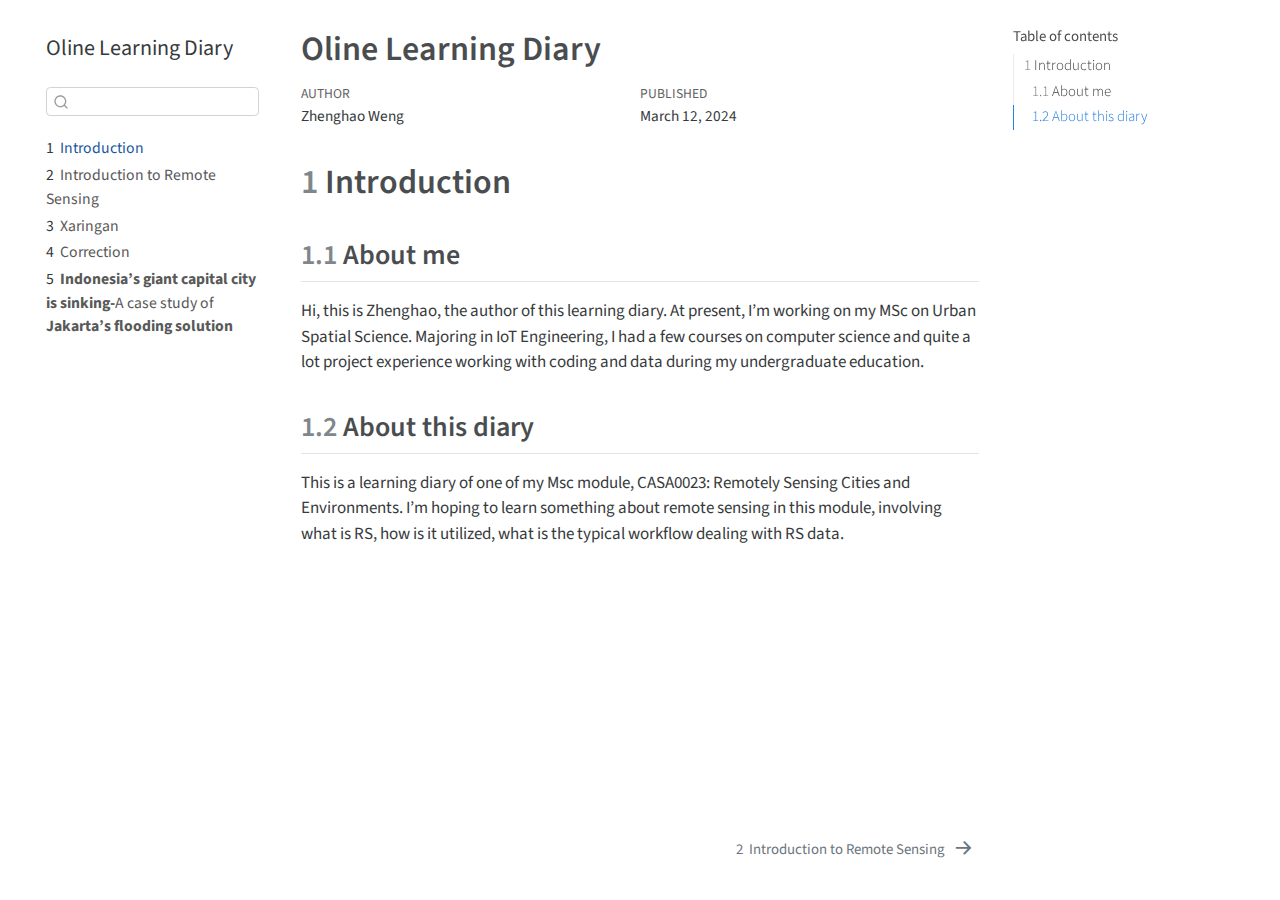
<file: docs/index.html>
<!DOCTYPE html>
<html xmlns="http://www.w3.org/1999/xhtml" lang="en" xml:lang="en"><head>

<meta charset="utf-8">
<meta name="generator" content="quarto-1.3.450">

<meta name="viewport" content="width=device-width, initial-scale=1.0, user-scalable=yes">

<meta name="author" content="Zhenghao Weng">
<meta name="dcterms.date" content="2024-03-12">

<title>Oline Learning Diary</title>
<style>
code{white-space: pre-wrap;}
span.smallcaps{font-variant: small-caps;}
div.columns{display: flex; gap: min(4vw, 1.5em);}
div.column{flex: auto; overflow-x: auto;}
div.hanging-indent{margin-left: 1.5em; text-indent: -1.5em;}
ul.task-list{list-style: none;}
ul.task-list li input[type="checkbox"] {
  width: 0.8em;
  margin: 0 0.8em 0.2em -1em; /* quarto-specific, see https://github.com/quarto-dev/quarto-cli/issues/4556 */ 
  vertical-align: middle;
}
</style>


<script src="site_libs/quarto-nav/quarto-nav.js"></script>
<script src="site_libs/quarto-nav/headroom.min.js"></script>
<script src="site_libs/clipboard/clipboard.min.js"></script>
<script src="site_libs/quarto-search/autocomplete.umd.js"></script>
<script src="site_libs/quarto-search/fuse.min.js"></script>
<script src="site_libs/quarto-search/quarto-search.js"></script>
<meta name="quarto:offset" content="./">
<link href="./week1_Introduction.html" rel="next">
<script src="site_libs/quarto-html/quarto.js"></script>
<script src="site_libs/quarto-html/popper.min.js"></script>
<script src="site_libs/quarto-html/tippy.umd.min.js"></script>
<script src="site_libs/quarto-html/anchor.min.js"></script>
<link href="site_libs/quarto-html/tippy.css" rel="stylesheet">
<link href="site_libs/quarto-html/quarto-syntax-highlighting.css" rel="stylesheet" id="quarto-text-highlighting-styles">
<script src="site_libs/bootstrap/bootstrap.min.js"></script>
<link href="site_libs/bootstrap/bootstrap-icons.css" rel="stylesheet">
<link href="site_libs/bootstrap/bootstrap.min.css" rel="stylesheet" id="quarto-bootstrap" data-mode="light">
<script id="quarto-search-options" type="application/json">{
  "location": "sidebar",
  "copy-button": false,
  "collapse-after": 3,
  "panel-placement": "start",
  "type": "textbox",
  "limit": 20,
  "language": {
    "search-no-results-text": "No results",
    "search-matching-documents-text": "matching documents",
    "search-copy-link-title": "Copy link to search",
    "search-hide-matches-text": "Hide additional matches",
    "search-more-match-text": "more match in this document",
    "search-more-matches-text": "more matches in this document",
    "search-clear-button-title": "Clear",
    "search-detached-cancel-button-title": "Cancel",
    "search-submit-button-title": "Submit",
    "search-label": "Search"
  }
}</script>


</head>

<body class="nav-sidebar floating">

<div id="quarto-search-results"></div>
  <header id="quarto-header" class="headroom fixed-top">
  <nav class="quarto-secondary-nav">
    <div class="container-fluid d-flex">
      <button type="button" class="quarto-btn-toggle btn" data-bs-toggle="collapse" data-bs-target="#quarto-sidebar,#quarto-sidebar-glass" aria-controls="quarto-sidebar" aria-expanded="false" aria-label="Toggle sidebar navigation" onclick="if (window.quartoToggleHeadroom) { window.quartoToggleHeadroom(); }">
        <i class="bi bi-layout-text-sidebar-reverse"></i>
      </button>
      <nav class="quarto-page-breadcrumbs" aria-label="breadcrumb"><ol class="breadcrumb"><li class="breadcrumb-item"><a href="./index.html"><span class="chapter-number">1</span>&nbsp; <span class="chapter-title">Introduction</span></a></li></ol></nav>
      <a class="flex-grow-1" role="button" data-bs-toggle="collapse" data-bs-target="#quarto-sidebar,#quarto-sidebar-glass" aria-controls="quarto-sidebar" aria-expanded="false" aria-label="Toggle sidebar navigation" onclick="if (window.quartoToggleHeadroom) { window.quartoToggleHeadroom(); }">      
      </a>
      <button type="button" class="btn quarto-search-button" aria-label="" onclick="window.quartoOpenSearch();">
        <i class="bi bi-search"></i>
      </button>
    </div>
  </nav>
</header>
<!-- content -->
<div id="quarto-content" class="quarto-container page-columns page-rows-contents page-layout-article">
<!-- sidebar -->
  <nav id="quarto-sidebar" class="sidebar collapse collapse-horizontal sidebar-navigation floating overflow-auto">
    <div class="pt-lg-2 mt-2 text-left sidebar-header">
    <div class="sidebar-title mb-0 py-0">
      <a href="./">Oline Learning Diary</a> 
    </div>
      </div>
        <div class="mt-2 flex-shrink-0 align-items-center">
        <div class="sidebar-search">
        <div id="quarto-search" class="" title="Search"></div>
        </div>
        </div>
    <div class="sidebar-menu-container"> 
    <ul class="list-unstyled mt-1">
        <li class="sidebar-item">
  <div class="sidebar-item-container"> 
  <a href="./index.html" class="sidebar-item-text sidebar-link active">
 <span class="menu-text"><span class="chapter-number">1</span>&nbsp; <span class="chapter-title">Introduction</span></span></a>
  </div>
</li>
        <li class="sidebar-item">
  <div class="sidebar-item-container"> 
  <a href="./week1_Introduction.html" class="sidebar-item-text sidebar-link">
 <span class="menu-text"><span class="chapter-number">2</span>&nbsp; <span class="chapter-title">Introduction to Remote Sensing</span></span></a>
  </div>
</li>
        <li class="sidebar-item">
  <div class="sidebar-item-container"> 
  <a href="./week2_Xaringan.html" class="sidebar-item-text sidebar-link">
 <span class="menu-text"><span class="chapter-number">3</span>&nbsp; <span class="chapter-title">Xaringan</span></span></a>
  </div>
</li>
        <li class="sidebar-item">
  <div class="sidebar-item-container"> 
  <a href="./week3_Correction.html" class="sidebar-item-text sidebar-link">
 <span class="menu-text"><span class="chapter-number">4</span>&nbsp; <span class="chapter-title">Correction</span></span></a>
  </div>
</li>
        <li class="sidebar-item">
  <div class="sidebar-item-container"> 
  <a href="./week4_Policy.html" class="sidebar-item-text sidebar-link">
 <span class="menu-text"><span class="chapter-number">5</span>&nbsp; <span class="chapter-title"><strong>Indonesia’s giant capital city is sinking-</strong>A case study of <strong>Jakarta’s flooding solution</strong></span></span></a>
  </div>
</li>
    </ul>
    </div>
</nav>
<div id="quarto-sidebar-glass" data-bs-toggle="collapse" data-bs-target="#quarto-sidebar,#quarto-sidebar-glass"></div>
<!-- margin-sidebar -->
    <div id="quarto-margin-sidebar" class="sidebar margin-sidebar">
        <nav id="TOC" role="doc-toc" class="toc-active">
    <h2 id="toc-title">Table of contents</h2>
   
  <ul>
  <li><a href="#introduction" id="toc-introduction" class="nav-link active" data-scroll-target="#introduction"><span class="header-section-number">1</span> Introduction</a>
  <ul class="collapse">
  <li><a href="#about-me" id="toc-about-me" class="nav-link" data-scroll-target="#about-me"><span class="header-section-number">1.1</span> About me</a></li>
  <li><a href="#about-this-diary" id="toc-about-this-diary" class="nav-link" data-scroll-target="#about-this-diary"><span class="header-section-number">1.2</span> About this diary</a></li>
  </ul></li>
  </ul>
</nav>
    </div>
<!-- main -->
<main class="content" id="quarto-document-content">

<header id="title-block-header" class="quarto-title-block default">
<div class="quarto-title">
<h1 class="title">Oline Learning Diary</h1>
</div>



<div class="quarto-title-meta">

    <div>
    <div class="quarto-title-meta-heading">Author</div>
    <div class="quarto-title-meta-contents">
             <p>Zhenghao Weng </p>
          </div>
  </div>
    
    <div>
    <div class="quarto-title-meta-heading">Published</div>
    <div class="quarto-title-meta-contents">
      <p class="date">March 12, 2024</p>
    </div>
  </div>
  
    
  </div>
  

</header>

<section id="introduction" class="level1" data-number="1">
<h1 data-number="1"><span class="header-section-number">1</span> Introduction</h1>
<section id="about-me" class="level2" data-number="1.1">
<h2 data-number="1.1" class="anchored" data-anchor-id="about-me"><span class="header-section-number">1.1</span> About me</h2>
<p>Hi, this is Zhenghao, the author of this learning diary. At present, I’m working on my MSc on Urban Spatial Science. Majoring in IoT Engineering, I had a few courses on computer science and quite a lot project experience working with coding and data during my undergraduate education.</p>
</section>
<section id="about-this-diary" class="level2" data-number="1.2">
<h2 data-number="1.2" class="anchored" data-anchor-id="about-this-diary"><span class="header-section-number">1.2</span> About this diary</h2>
<p>This is a learning diary of one of my Msc module, CASA0023: Remotely Sensing Cities and Environments. I’m hoping to learn something about remote sensing in this module, involving what is RS, how is it utilized, what is the typical workflow dealing with RS data.</p>


</section>
</section>

</main> <!-- /main -->
<script id="quarto-html-after-body" type="application/javascript">
window.document.addEventListener("DOMContentLoaded", function (event) {
  const toggleBodyColorMode = (bsSheetEl) => {
    const mode = bsSheetEl.getAttribute("data-mode");
    const bodyEl = window.document.querySelector("body");
    if (mode === "dark") {
      bodyEl.classList.add("quarto-dark");
      bodyEl.classList.remove("quarto-light");
    } else {
      bodyEl.classList.add("quarto-light");
      bodyEl.classList.remove("quarto-dark");
    }
  }
  const toggleBodyColorPrimary = () => {
    const bsSheetEl = window.document.querySelector("link#quarto-bootstrap");
    if (bsSheetEl) {
      toggleBodyColorMode(bsSheetEl);
    }
  }
  toggleBodyColorPrimary();  
  const icon = "";
  const anchorJS = new window.AnchorJS();
  anchorJS.options = {
    placement: 'right',
    icon: icon
  };
  anchorJS.add('.anchored');
  const isCodeAnnotation = (el) => {
    for (const clz of el.classList) {
      if (clz.startsWith('code-annotation-')) {                     
        return true;
      }
    }
    return false;
  }
  const clipboard = new window.ClipboardJS('.code-copy-button', {
    text: function(trigger) {
      const codeEl = trigger.previousElementSibling.cloneNode(true);
      for (const childEl of codeEl.children) {
        if (isCodeAnnotation(childEl)) {
          childEl.remove();
        }
      }
      return codeEl.innerText;
    }
  });
  clipboard.on('success', function(e) {
    // button target
    const button = e.trigger;
    // don't keep focus
    button.blur();
    // flash "checked"
    button.classList.add('code-copy-button-checked');
    var currentTitle = button.getAttribute("title");
    button.setAttribute("title", "Copied!");
    let tooltip;
    if (window.bootstrap) {
      button.setAttribute("data-bs-toggle", "tooltip");
      button.setAttribute("data-bs-placement", "left");
      button.setAttribute("data-bs-title", "Copied!");
      tooltip = new bootstrap.Tooltip(button, 
        { trigger: "manual", 
          customClass: "code-copy-button-tooltip",
          offset: [0, -8]});
      tooltip.show();    
    }
    setTimeout(function() {
      if (tooltip) {
        tooltip.hide();
        button.removeAttribute("data-bs-title");
        button.removeAttribute("data-bs-toggle");
        button.removeAttribute("data-bs-placement");
      }
      button.setAttribute("title", currentTitle);
      button.classList.remove('code-copy-button-checked');
    }, 1000);
    // clear code selection
    e.clearSelection();
  });
  function tippyHover(el, contentFn) {
    const config = {
      allowHTML: true,
      content: contentFn,
      maxWidth: 500,
      delay: 100,
      arrow: false,
      appendTo: function(el) {
          return el.parentElement;
      },
      interactive: true,
      interactiveBorder: 10,
      theme: 'quarto',
      placement: 'bottom-start'
    };
    window.tippy(el, config); 
  }
  const noterefs = window.document.querySelectorAll('a[role="doc-noteref"]');
  for (var i=0; i<noterefs.length; i++) {
    const ref = noterefs[i];
    tippyHover(ref, function() {
      // use id or data attribute instead here
      let href = ref.getAttribute('data-footnote-href') || ref.getAttribute('href');
      try { href = new URL(href).hash; } catch {}
      const id = href.replace(/^#\/?/, "");
      const note = window.document.getElementById(id);
      return note.innerHTML;
    });
  }
      let selectedAnnoteEl;
      const selectorForAnnotation = ( cell, annotation) => {
        let cellAttr = 'data-code-cell="' + cell + '"';
        let lineAttr = 'data-code-annotation="' +  annotation + '"';
        const selector = 'span[' + cellAttr + '][' + lineAttr + ']';
        return selector;
      }
      const selectCodeLines = (annoteEl) => {
        const doc = window.document;
        const targetCell = annoteEl.getAttribute("data-target-cell");
        const targetAnnotation = annoteEl.getAttribute("data-target-annotation");
        const annoteSpan = window.document.querySelector(selectorForAnnotation(targetCell, targetAnnotation));
        const lines = annoteSpan.getAttribute("data-code-lines").split(",");
        const lineIds = lines.map((line) => {
          return targetCell + "-" + line;
        })
        let top = null;
        let height = null;
        let parent = null;
        if (lineIds.length > 0) {
            //compute the position of the single el (top and bottom and make a div)
            const el = window.document.getElementById(lineIds[0]);
            top = el.offsetTop;
            height = el.offsetHeight;
            parent = el.parentElement.parentElement;
          if (lineIds.length > 1) {
            const lastEl = window.document.getElementById(lineIds[lineIds.length - 1]);
            const bottom = lastEl.offsetTop + lastEl.offsetHeight;
            height = bottom - top;
          }
          if (top !== null && height !== null && parent !== null) {
            // cook up a div (if necessary) and position it 
            let div = window.document.getElementById("code-annotation-line-highlight");
            if (div === null) {
              div = window.document.createElement("div");
              div.setAttribute("id", "code-annotation-line-highlight");
              div.style.position = 'absolute';
              parent.appendChild(div);
            }
            div.style.top = top - 2 + "px";
            div.style.height = height + 4 + "px";
            let gutterDiv = window.document.getElementById("code-annotation-line-highlight-gutter");
            if (gutterDiv === null) {
              gutterDiv = window.document.createElement("div");
              gutterDiv.setAttribute("id", "code-annotation-line-highlight-gutter");
              gutterDiv.style.position = 'absolute';
              const codeCell = window.document.getElementById(targetCell);
              const gutter = codeCell.querySelector('.code-annotation-gutter');
              gutter.appendChild(gutterDiv);
            }
            gutterDiv.style.top = top - 2 + "px";
            gutterDiv.style.height = height + 4 + "px";
          }
          selectedAnnoteEl = annoteEl;
        }
      };
      const unselectCodeLines = () => {
        const elementsIds = ["code-annotation-line-highlight", "code-annotation-line-highlight-gutter"];
        elementsIds.forEach((elId) => {
          const div = window.document.getElementById(elId);
          if (div) {
            div.remove();
          }
        });
        selectedAnnoteEl = undefined;
      };
      // Attach click handler to the DT
      const annoteDls = window.document.querySelectorAll('dt[data-target-cell]');
      for (const annoteDlNode of annoteDls) {
        annoteDlNode.addEventListener('click', (event) => {
          const clickedEl = event.target;
          if (clickedEl !== selectedAnnoteEl) {
            unselectCodeLines();
            const activeEl = window.document.querySelector('dt[data-target-cell].code-annotation-active');
            if (activeEl) {
              activeEl.classList.remove('code-annotation-active');
            }
            selectCodeLines(clickedEl);
            clickedEl.classList.add('code-annotation-active');
          } else {
            // Unselect the line
            unselectCodeLines();
            clickedEl.classList.remove('code-annotation-active');
          }
        });
      }
  const findCites = (el) => {
    const parentEl = el.parentElement;
    if (parentEl) {
      const cites = parentEl.dataset.cites;
      if (cites) {
        return {
          el,
          cites: cites.split(' ')
        };
      } else {
        return findCites(el.parentElement)
      }
    } else {
      return undefined;
    }
  };
  var bibliorefs = window.document.querySelectorAll('a[role="doc-biblioref"]');
  for (var i=0; i<bibliorefs.length; i++) {
    const ref = bibliorefs[i];
    const citeInfo = findCites(ref);
    if (citeInfo) {
      tippyHover(citeInfo.el, function() {
        var popup = window.document.createElement('div');
        citeInfo.cites.forEach(function(cite) {
          var citeDiv = window.document.createElement('div');
          citeDiv.classList.add('hanging-indent');
          citeDiv.classList.add('csl-entry');
          var biblioDiv = window.document.getElementById('ref-' + cite);
          if (biblioDiv) {
            citeDiv.innerHTML = biblioDiv.innerHTML;
          }
          popup.appendChild(citeDiv);
        });
        return popup.innerHTML;
      });
    }
  }
});
</script>
<nav class="page-navigation">
  <div class="nav-page nav-page-previous">
  </div>
  <div class="nav-page nav-page-next">
      <a href="./week1_Introduction.html" class="pagination-link">
        <span class="nav-page-text"><span class="chapter-number">2</span>&nbsp; <span class="chapter-title">Introduction to Remote Sensing</span></span> <i class="bi bi-arrow-right-short"></i>
      </a>
  </div>
</nav>
</div> <!-- /content -->



</body></html>
</file>
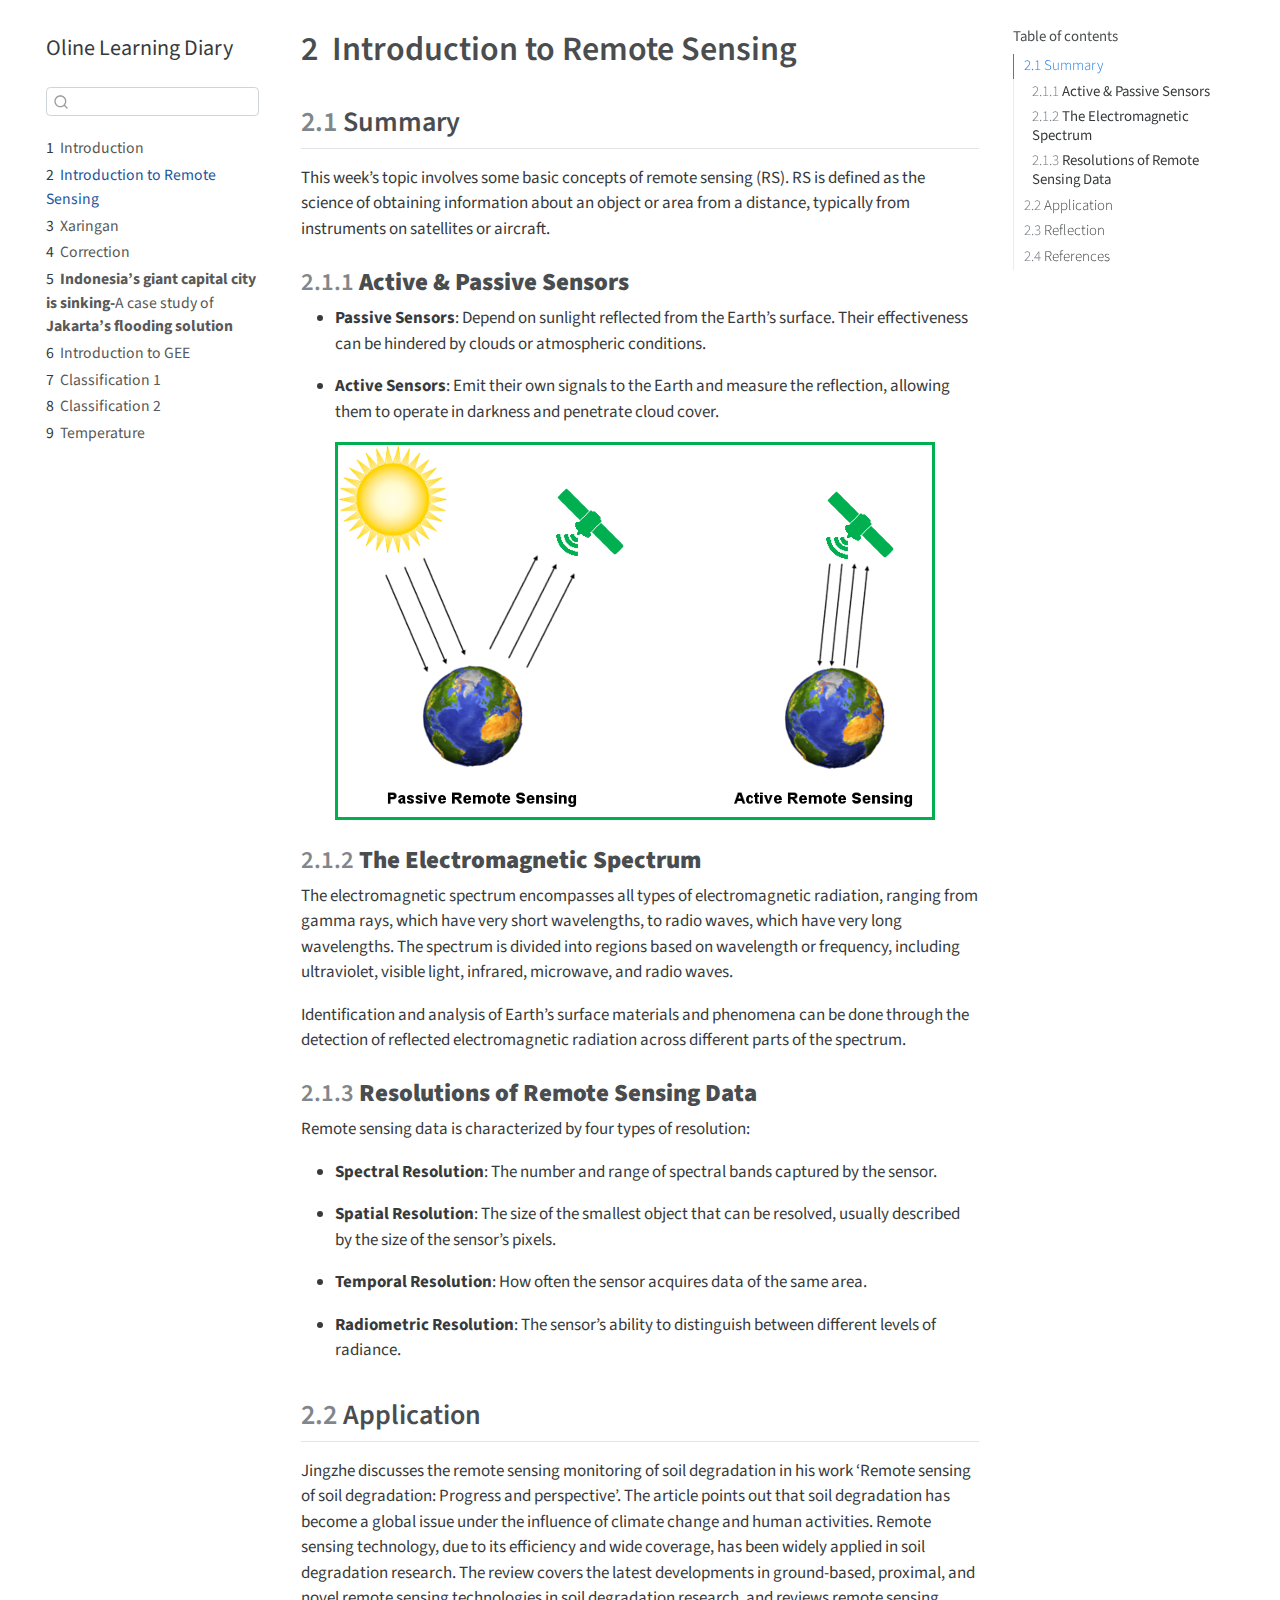
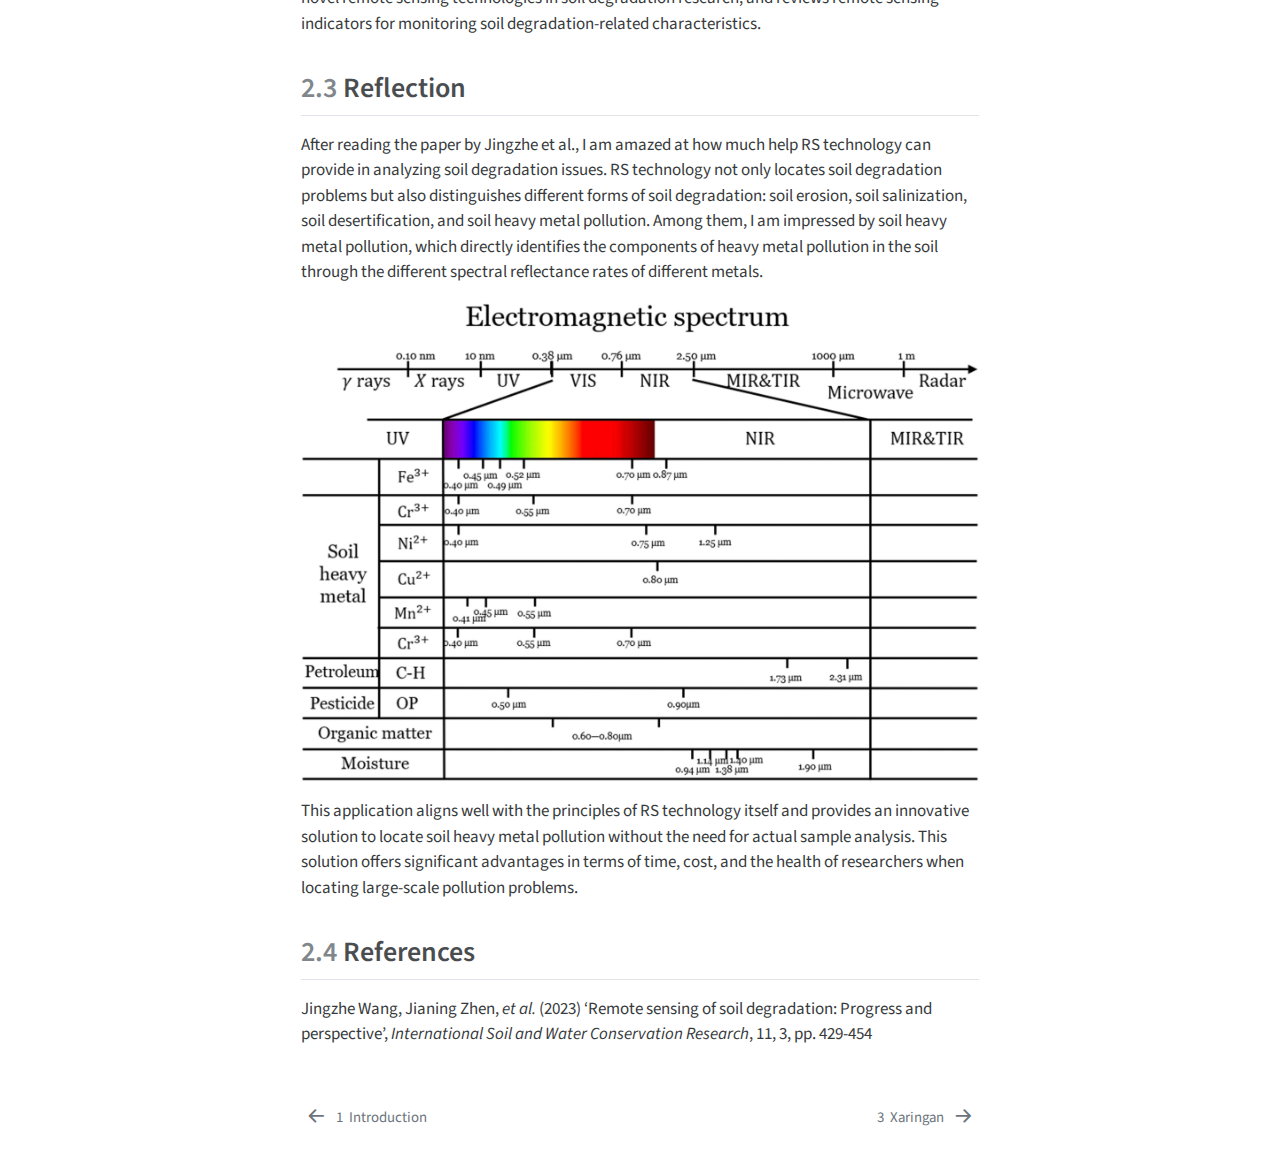
<file: docs/week1_Introduction.html>
<!DOCTYPE html>
<html xmlns="http://www.w3.org/1999/xhtml" lang="en" xml:lang="en"><head>

<meta charset="utf-8">
<meta name="generator" content="quarto-1.3.450">

<meta name="viewport" content="width=device-width, initial-scale=1.0, user-scalable=yes">


<title>Oline Learning Diary - 2&nbsp; Introduction to Remote Sensing</title>
<style>
code{white-space: pre-wrap;}
span.smallcaps{font-variant: small-caps;}
div.columns{display: flex; gap: min(4vw, 1.5em);}
div.column{flex: auto; overflow-x: auto;}
div.hanging-indent{margin-left: 1.5em; text-indent: -1.5em;}
ul.task-list{list-style: none;}
ul.task-list li input[type="checkbox"] {
  width: 0.8em;
  margin: 0 0.8em 0.2em -1em; /* quarto-specific, see https://github.com/quarto-dev/quarto-cli/issues/4556 */ 
  vertical-align: middle;
}
</style>


<script src="site_libs/quarto-nav/quarto-nav.js"></script>
<script src="site_libs/quarto-nav/headroom.min.js"></script>
<script src="site_libs/clipboard/clipboard.min.js"></script>
<script src="site_libs/quarto-search/autocomplete.umd.js"></script>
<script src="site_libs/quarto-search/fuse.min.js"></script>
<script src="site_libs/quarto-search/quarto-search.js"></script>
<meta name="quarto:offset" content="./">
<link href="./week2_Xaringan.html" rel="next">
<link href="./index.html" rel="prev">
<script src="site_libs/quarto-html/quarto.js"></script>
<script src="site_libs/quarto-html/popper.min.js"></script>
<script src="site_libs/quarto-html/tippy.umd.min.js"></script>
<script src="site_libs/quarto-html/anchor.min.js"></script>
<link href="site_libs/quarto-html/tippy.css" rel="stylesheet">
<link href="site_libs/quarto-html/quarto-syntax-highlighting.css" rel="stylesheet" id="quarto-text-highlighting-styles">
<script src="site_libs/bootstrap/bootstrap.min.js"></script>
<link href="site_libs/bootstrap/bootstrap-icons.css" rel="stylesheet">
<link href="site_libs/bootstrap/bootstrap.min.css" rel="stylesheet" id="quarto-bootstrap" data-mode="light">
<script id="quarto-search-options" type="application/json">{
  "location": "sidebar",
  "copy-button": false,
  "collapse-after": 3,
  "panel-placement": "start",
  "type": "textbox",
  "limit": 20,
  "language": {
    "search-no-results-text": "No results",
    "search-matching-documents-text": "matching documents",
    "search-copy-link-title": "Copy link to search",
    "search-hide-matches-text": "Hide additional matches",
    "search-more-match-text": "more match in this document",
    "search-more-matches-text": "more matches in this document",
    "search-clear-button-title": "Clear",
    "search-detached-cancel-button-title": "Cancel",
    "search-submit-button-title": "Submit",
    "search-label": "Search"
  }
}</script>


</head>

<body class="nav-sidebar floating">

<div id="quarto-search-results"></div>
  <header id="quarto-header" class="headroom fixed-top">
  <nav class="quarto-secondary-nav">
    <div class="container-fluid d-flex">
      <button type="button" class="quarto-btn-toggle btn" data-bs-toggle="collapse" data-bs-target="#quarto-sidebar,#quarto-sidebar-glass" aria-controls="quarto-sidebar" aria-expanded="false" aria-label="Toggle sidebar navigation" onclick="if (window.quartoToggleHeadroom) { window.quartoToggleHeadroom(); }">
        <i class="bi bi-layout-text-sidebar-reverse"></i>
      </button>
      <nav class="quarto-page-breadcrumbs" aria-label="breadcrumb"><ol class="breadcrumb"><li class="breadcrumb-item"><a href="./week1_Introduction.html"><span class="chapter-number">2</span>&nbsp; <span class="chapter-title">Introduction to Remote Sensing</span></a></li></ol></nav>
      <a class="flex-grow-1" role="button" data-bs-toggle="collapse" data-bs-target="#quarto-sidebar,#quarto-sidebar-glass" aria-controls="quarto-sidebar" aria-expanded="false" aria-label="Toggle sidebar navigation" onclick="if (window.quartoToggleHeadroom) { window.quartoToggleHeadroom(); }">      
      </a>
      <button type="button" class="btn quarto-search-button" aria-label="" onclick="window.quartoOpenSearch();">
        <i class="bi bi-search"></i>
      </button>
    </div>
  </nav>
</header>
<!-- content -->
<div id="quarto-content" class="quarto-container page-columns page-rows-contents page-layout-article">
<!-- sidebar -->
  <nav id="quarto-sidebar" class="sidebar collapse collapse-horizontal sidebar-navigation floating overflow-auto">
    <div class="pt-lg-2 mt-2 text-left sidebar-header">
    <div class="sidebar-title mb-0 py-0">
      <a href="./">Oline Learning Diary</a> 
    </div>
      </div>
        <div class="mt-2 flex-shrink-0 align-items-center">
        <div class="sidebar-search">
        <div id="quarto-search" class="" title="Search"></div>
        </div>
        </div>
    <div class="sidebar-menu-container"> 
    <ul class="list-unstyled mt-1">
        <li class="sidebar-item">
  <div class="sidebar-item-container"> 
  <a href="./index.html" class="sidebar-item-text sidebar-link">
 <span class="menu-text"><span class="chapter-number">1</span>&nbsp; <span class="chapter-title">Introduction</span></span></a>
  </div>
</li>
        <li class="sidebar-item">
  <div class="sidebar-item-container"> 
  <a href="./week1_Introduction.html" class="sidebar-item-text sidebar-link active">
 <span class="menu-text"><span class="chapter-number">2</span>&nbsp; <span class="chapter-title">Introduction to Remote Sensing</span></span></a>
  </div>
</li>
        <li class="sidebar-item">
  <div class="sidebar-item-container"> 
  <a href="./week2_Xaringan.html" class="sidebar-item-text sidebar-link">
 <span class="menu-text"><span class="chapter-number">3</span>&nbsp; <span class="chapter-title">Xaringan</span></span></a>
  </div>
</li>
        <li class="sidebar-item">
  <div class="sidebar-item-container"> 
  <a href="./week3_Correction.html" class="sidebar-item-text sidebar-link">
 <span class="menu-text"><span class="chapter-number">4</span>&nbsp; <span class="chapter-title">Correction</span></span></a>
  </div>
</li>
        <li class="sidebar-item">
  <div class="sidebar-item-container"> 
  <a href="./week4_Policy.html" class="sidebar-item-text sidebar-link">
 <span class="menu-text"><span class="chapter-number">5</span>&nbsp; <span class="chapter-title"><strong>Indonesia’s giant capital city is sinking-</strong>A case study of <strong>Jakarta’s flooding solution</strong></span></span></a>
  </div>
</li>
        <li class="sidebar-item">
  <div class="sidebar-item-container"> 
  <a href="./week6_GEE.html" class="sidebar-item-text sidebar-link">
 <span class="menu-text"><span class="chapter-number">6</span>&nbsp; <span class="chapter-title">Introduction to GEE</span></span></a>
  </div>
</li>
        <li class="sidebar-item">
  <div class="sidebar-item-container"> 
  <a href="./week7_Classification1.html" class="sidebar-item-text sidebar-link">
 <span class="menu-text"><span class="chapter-number">7</span>&nbsp; <span class="chapter-title">Classification 1</span></span></a>
  </div>
</li>
        <li class="sidebar-item">
  <div class="sidebar-item-container"> 
  <a href="./week8_Classification2.html" class="sidebar-item-text sidebar-link">
 <span class="menu-text"><span class="chapter-number">8</span>&nbsp; <span class="chapter-title">Classification 2</span></span></a>
  </div>
</li>
        <li class="sidebar-item">
  <div class="sidebar-item-container"> 
  <a href="./week9_Temperature.html" class="sidebar-item-text sidebar-link">
 <span class="menu-text"><span class="chapter-number">9</span>&nbsp; <span class="chapter-title">Temperature</span></span></a>
  </div>
</li>
    </ul>
    </div>
</nav>
<div id="quarto-sidebar-glass" data-bs-toggle="collapse" data-bs-target="#quarto-sidebar,#quarto-sidebar-glass"></div>
<!-- margin-sidebar -->
    <div id="quarto-margin-sidebar" class="sidebar margin-sidebar">
        <nav id="TOC" role="doc-toc" class="toc-active">
    <h2 id="toc-title">Table of contents</h2>
   
  <ul>
  <li><a href="#summary" id="toc-summary" class="nav-link active" data-scroll-target="#summary"><span class="header-section-number">2.1</span> Summary</a>
  <ul class="collapse">
  <li><a href="#active-passive-sensors" id="toc-active-passive-sensors" class="nav-link" data-scroll-target="#active-passive-sensors"><span class="header-section-number">2.1.1</span> <strong>Active &amp; Passive Sensors</strong></a></li>
  <li><a href="#the-electromagnetic-spectrum" id="toc-the-electromagnetic-spectrum" class="nav-link" data-scroll-target="#the-electromagnetic-spectrum"><span class="header-section-number">2.1.2</span> <strong>The Electromagnetic Spectrum</strong></a></li>
  <li><a href="#resolutions-of-remote-sensing-data" id="toc-resolutions-of-remote-sensing-data" class="nav-link" data-scroll-target="#resolutions-of-remote-sensing-data"><span class="header-section-number">2.1.3</span> <strong>Resolutions of Remote Sensing Data</strong></a></li>
  </ul></li>
  <li><a href="#application" id="toc-application" class="nav-link" data-scroll-target="#application"><span class="header-section-number">2.2</span> Application</a></li>
  <li><a href="#reflection" id="toc-reflection" class="nav-link" data-scroll-target="#reflection"><span class="header-section-number">2.3</span> Reflection</a></li>
  <li><a href="#references" id="toc-references" class="nav-link" data-scroll-target="#references"><span class="header-section-number">2.4</span> References</a></li>
  </ul>
</nav>
    </div>
<!-- main -->
<main class="content" id="quarto-document-content">

<header id="title-block-header" class="quarto-title-block default">
<div class="quarto-title">
<h1 class="title"><span class="chapter-number">2</span>&nbsp; <span class="chapter-title">Introduction to Remote Sensing</span></h1>
</div>



<div class="quarto-title-meta">

    
  
    
  </div>
  

</header>

<section id="summary" class="level2" data-number="2.1">
<h2 data-number="2.1" class="anchored" data-anchor-id="summary"><span class="header-section-number">2.1</span> Summary</h2>
<p>This week’s topic involves some basic concepts of remote sensing (RS). RS is defined as the science of obtaining information about an object or area from a distance, typically from instruments on satellites or aircraft.</p>
<section id="active-passive-sensors" class="level3" data-number="2.1.1">
<h3 data-number="2.1.1" class="anchored" data-anchor-id="active-passive-sensors"><span class="header-section-number">2.1.1</span> <strong>Active &amp; Passive Sensors</strong></h3>
<ul>
<li><p><strong>Passive Sensors</strong>: Depend on sunlight reflected from the Earth’s surface. Their effectiveness can be hindered by clouds or atmospheric conditions.</p></li>
<li><p><strong>Active Sensors</strong>: Emit their own signals to the Earth and measure the reflection, allowing them to operate in darkness and penetrate cloud cover.</p>
<p><img src="images/active_sensor.png" class="img-fluid"></p></li>
</ul>
</section>
<section id="the-electromagnetic-spectrum" class="level3" data-number="2.1.2">
<h3 data-number="2.1.2" class="anchored" data-anchor-id="the-electromagnetic-spectrum"><span class="header-section-number">2.1.2</span> <strong>The Electromagnetic Spectrum</strong></h3>
<p>The electromagnetic spectrum encompasses all types of electromagnetic radiation, ranging from gamma rays, which have very short wavelengths, to radio waves, which have very long wavelengths. The spectrum is divided into regions based on wavelength or frequency, including ultraviolet, visible light, infrared, microwave, and radio waves.</p>
<p>Identification and analysis of Earth’s surface materials and phenomena can be done through the detection of reflected electromagnetic radiation across different parts of the spectrum.</p>
</section>
<section id="resolutions-of-remote-sensing-data" class="level3" data-number="2.1.3">
<h3 data-number="2.1.3" class="anchored" data-anchor-id="resolutions-of-remote-sensing-data"><span class="header-section-number">2.1.3</span> <strong>Resolutions of Remote Sensing Data</strong></h3>
<p>Remote sensing data is characterized by four types of resolution:</p>
<ul>
<li><p><strong>Spectral Resolution</strong>: The number and range of spectral bands captured by the sensor.</p></li>
<li><p><strong>Spatial Resolution</strong>: The size of the smallest object that can be resolved, usually described by the size of the sensor’s pixels.</p></li>
<li><p><strong>Temporal Resolution</strong>: How often the sensor acquires data of the same area.</p></li>
<li><p><strong>Radiometric Resolution</strong>: The sensor’s ability to distinguish between different levels of radiance.</p></li>
</ul>
</section>
</section>
<section id="application" class="level2" data-number="2.2">
<h2 data-number="2.2" class="anchored" data-anchor-id="application"><span class="header-section-number">2.2</span> Application</h2>
<p>Jingzhe discusses the remote sensing monitoring of soil degradation in his work ‘Remote sensing of soil degradation: Progress and perspective’. The article points out that soil degradation has become a global issue under the influence of climate change and human activities. Remote sensing technology, due to its efficiency and wide coverage, has been widely applied in soil degradation research. The review covers the latest developments in ground-based, proximal, and novel remote sensing technologies in soil degradation research, and reviews remote sensing indicators for monitoring soil degradation-related characteristics.</p>
</section>
<section id="reflection" class="level2" data-number="2.3">
<h2 data-number="2.3" class="anchored" data-anchor-id="reflection"><span class="header-section-number">2.3</span> Reflection</h2>
<p>After reading the paper by Jingzhe et al., I am amazed at how much help RS technology can provide in analyzing soil degradation issues. RS technology not only locates soil degradation problems but also distinguishes different forms of soil degradation: soil erosion, soil salinization, soil desertification, and soil heavy metal pollution. Among them, I am impressed by soil heavy metal pollution, which directly identifies the components of heavy metal pollution in the soil through the different spectral reflectance rates of different metals.</p>
<p><img src="images/soil_metal.jpg" class="img-fluid"></p>
<p>This application aligns well with the principles of RS technology itself and provides an innovative solution to locate soil heavy metal pollution without the need for actual sample analysis. This solution offers significant advantages in terms of time, cost, and the health of researchers when locating large-scale pollution problems.</p>
</section>
<section id="references" class="level2" data-number="2.4">
<h2 data-number="2.4" class="anchored" data-anchor-id="references"><span class="header-section-number">2.4</span> References</h2>
<p>Jingzhe Wang, Jianing Zhen,&nbsp;<em>et al.</em>&nbsp;(2023) ‘Remote sensing of soil degradation: Progress and perspective’,&nbsp;<em>International Soil and Water Conservation Research</em>, 11, 3, pp.&nbsp;429-454</p>


</section>

</main> <!-- /main -->
<script id="quarto-html-after-body" type="application/javascript">
window.document.addEventListener("DOMContentLoaded", function (event) {
  const toggleBodyColorMode = (bsSheetEl) => {
    const mode = bsSheetEl.getAttribute("data-mode");
    const bodyEl = window.document.querySelector("body");
    if (mode === "dark") {
      bodyEl.classList.add("quarto-dark");
      bodyEl.classList.remove("quarto-light");
    } else {
      bodyEl.classList.add("quarto-light");
      bodyEl.classList.remove("quarto-dark");
    }
  }
  const toggleBodyColorPrimary = () => {
    const bsSheetEl = window.document.querySelector("link#quarto-bootstrap");
    if (bsSheetEl) {
      toggleBodyColorMode(bsSheetEl);
    }
  }
  toggleBodyColorPrimary();  
  const icon = "";
  const anchorJS = new window.AnchorJS();
  anchorJS.options = {
    placement: 'right',
    icon: icon
  };
  anchorJS.add('.anchored');
  const isCodeAnnotation = (el) => {
    for (const clz of el.classList) {
      if (clz.startsWith('code-annotation-')) {                     
        return true;
      }
    }
    return false;
  }
  const clipboard = new window.ClipboardJS('.code-copy-button', {
    text: function(trigger) {
      const codeEl = trigger.previousElementSibling.cloneNode(true);
      for (const childEl of codeEl.children) {
        if (isCodeAnnotation(childEl)) {
          childEl.remove();
        }
      }
      return codeEl.innerText;
    }
  });
  clipboard.on('success', function(e) {
    // button target
    const button = e.trigger;
    // don't keep focus
    button.blur();
    // flash "checked"
    button.classList.add('code-copy-button-checked');
    var currentTitle = button.getAttribute("title");
    button.setAttribute("title", "Copied!");
    let tooltip;
    if (window.bootstrap) {
      button.setAttribute("data-bs-toggle", "tooltip");
      button.setAttribute("data-bs-placement", "left");
      button.setAttribute("data-bs-title", "Copied!");
      tooltip = new bootstrap.Tooltip(button, 
        { trigger: "manual", 
          customClass: "code-copy-button-tooltip",
          offset: [0, -8]});
      tooltip.show();    
    }
    setTimeout(function() {
      if (tooltip) {
        tooltip.hide();
        button.removeAttribute("data-bs-title");
        button.removeAttribute("data-bs-toggle");
        button.removeAttribute("data-bs-placement");
      }
      button.setAttribute("title", currentTitle);
      button.classList.remove('code-copy-button-checked');
    }, 1000);
    // clear code selection
    e.clearSelection();
  });
  function tippyHover(el, contentFn) {
    const config = {
      allowHTML: true,
      content: contentFn,
      maxWidth: 500,
      delay: 100,
      arrow: false,
      appendTo: function(el) {
          return el.parentElement;
      },
      interactive: true,
      interactiveBorder: 10,
      theme: 'quarto',
      placement: 'bottom-start'
    };
    window.tippy(el, config); 
  }
  const noterefs = window.document.querySelectorAll('a[role="doc-noteref"]');
  for (var i=0; i<noterefs.length; i++) {
    const ref = noterefs[i];
    tippyHover(ref, function() {
      // use id or data attribute instead here
      let href = ref.getAttribute('data-footnote-href') || ref.getAttribute('href');
      try { href = new URL(href).hash; } catch {}
      const id = href.replace(/^#\/?/, "");
      const note = window.document.getElementById(id);
      return note.innerHTML;
    });
  }
      let selectedAnnoteEl;
      const selectorForAnnotation = ( cell, annotation) => {
        let cellAttr = 'data-code-cell="' + cell + '"';
        let lineAttr = 'data-code-annotation="' +  annotation + '"';
        const selector = 'span[' + cellAttr + '][' + lineAttr + ']';
        return selector;
      }
      const selectCodeLines = (annoteEl) => {
        const doc = window.document;
        const targetCell = annoteEl.getAttribute("data-target-cell");
        const targetAnnotation = annoteEl.getAttribute("data-target-annotation");
        const annoteSpan = window.document.querySelector(selectorForAnnotation(targetCell, targetAnnotation));
        const lines = annoteSpan.getAttribute("data-code-lines").split(",");
        const lineIds = lines.map((line) => {
          return targetCell + "-" + line;
        })
        let top = null;
        let height = null;
        let parent = null;
        if (lineIds.length > 0) {
            //compute the position of the single el (top and bottom and make a div)
            const el = window.document.getElementById(lineIds[0]);
            top = el.offsetTop;
            height = el.offsetHeight;
            parent = el.parentElement.parentElement;
          if (lineIds.length > 1) {
            const lastEl = window.document.getElementById(lineIds[lineIds.length - 1]);
            const bottom = lastEl.offsetTop + lastEl.offsetHeight;
            height = bottom - top;
          }
          if (top !== null && height !== null && parent !== null) {
            // cook up a div (if necessary) and position it 
            let div = window.document.getElementById("code-annotation-line-highlight");
            if (div === null) {
              div = window.document.createElement("div");
              div.setAttribute("id", "code-annotation-line-highlight");
              div.style.position = 'absolute';
              parent.appendChild(div);
            }
            div.style.top = top - 2 + "px";
            div.style.height = height + 4 + "px";
            let gutterDiv = window.document.getElementById("code-annotation-line-highlight-gutter");
            if (gutterDiv === null) {
              gutterDiv = window.document.createElement("div");
              gutterDiv.setAttribute("id", "code-annotation-line-highlight-gutter");
              gutterDiv.style.position = 'absolute';
              const codeCell = window.document.getElementById(targetCell);
              const gutter = codeCell.querySelector('.code-annotation-gutter');
              gutter.appendChild(gutterDiv);
            }
            gutterDiv.style.top = top - 2 + "px";
            gutterDiv.style.height = height + 4 + "px";
          }
          selectedAnnoteEl = annoteEl;
        }
      };
      const unselectCodeLines = () => {
        const elementsIds = ["code-annotation-line-highlight", "code-annotation-line-highlight-gutter"];
        elementsIds.forEach((elId) => {
          const div = window.document.getElementById(elId);
          if (div) {
            div.remove();
          }
        });
        selectedAnnoteEl = undefined;
      };
      // Attach click handler to the DT
      const annoteDls = window.document.querySelectorAll('dt[data-target-cell]');
      for (const annoteDlNode of annoteDls) {
        annoteDlNode.addEventListener('click', (event) => {
          const clickedEl = event.target;
          if (clickedEl !== selectedAnnoteEl) {
            unselectCodeLines();
            const activeEl = window.document.querySelector('dt[data-target-cell].code-annotation-active');
            if (activeEl) {
              activeEl.classList.remove('code-annotation-active');
            }
            selectCodeLines(clickedEl);
            clickedEl.classList.add('code-annotation-active');
          } else {
            // Unselect the line
            unselectCodeLines();
            clickedEl.classList.remove('code-annotation-active');
          }
        });
      }
  const findCites = (el) => {
    const parentEl = el.parentElement;
    if (parentEl) {
      const cites = parentEl.dataset.cites;
      if (cites) {
        return {
          el,
          cites: cites.split(' ')
        };
      } else {
        return findCites(el.parentElement)
      }
    } else {
      return undefined;
    }
  };
  var bibliorefs = window.document.querySelectorAll('a[role="doc-biblioref"]');
  for (var i=0; i<bibliorefs.length; i++) {
    const ref = bibliorefs[i];
    const citeInfo = findCites(ref);
    if (citeInfo) {
      tippyHover(citeInfo.el, function() {
        var popup = window.document.createElement('div');
        citeInfo.cites.forEach(function(cite) {
          var citeDiv = window.document.createElement('div');
          citeDiv.classList.add('hanging-indent');
          citeDiv.classList.add('csl-entry');
          var biblioDiv = window.document.getElementById('ref-' + cite);
          if (biblioDiv) {
            citeDiv.innerHTML = biblioDiv.innerHTML;
          }
          popup.appendChild(citeDiv);
        });
        return popup.innerHTML;
      });
    }
  }
});
</script>
<nav class="page-navigation">
  <div class="nav-page nav-page-previous">
      <a href="./index.html" class="pagination-link">
        <i class="bi bi-arrow-left-short"></i> <span class="nav-page-text"><span class="chapter-number">1</span>&nbsp; <span class="chapter-title">Introduction</span></span>
      </a>          
  </div>
  <div class="nav-page nav-page-next">
      <a href="./week2_Xaringan.html" class="pagination-link">
        <span class="nav-page-text"><span class="chapter-number">3</span>&nbsp; <span class="chapter-title">Xaringan</span></span> <i class="bi bi-arrow-right-short"></i>
      </a>
  </div>
</nav>
</div> <!-- /content -->



</body></html>
</file>
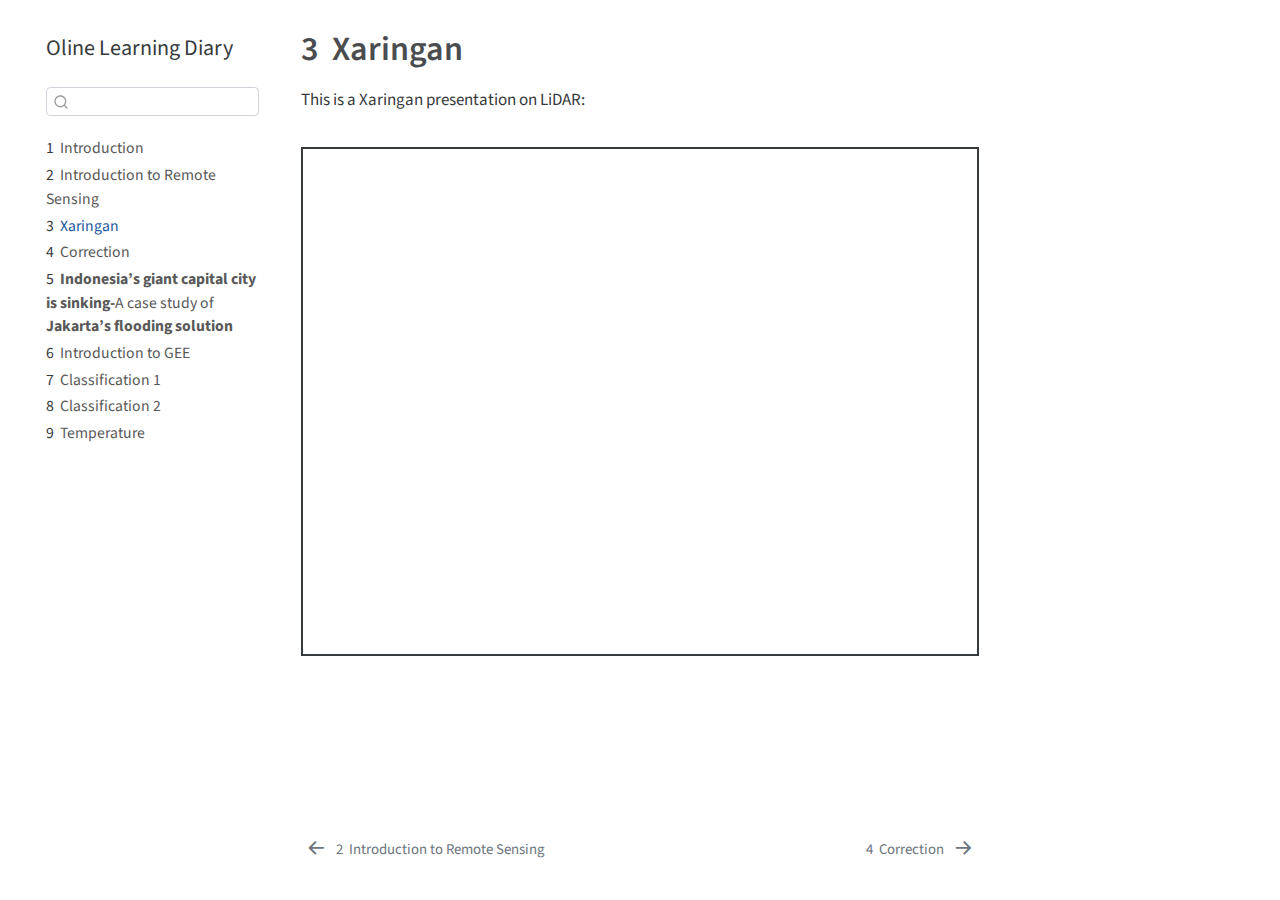
<file: docs/week2_Xaringan.html>
<!DOCTYPE html>
<html xmlns="http://www.w3.org/1999/xhtml" lang="en" xml:lang="en"><head>

<meta charset="utf-8">
<meta name="generator" content="quarto-1.3.450">

<meta name="viewport" content="width=device-width, initial-scale=1.0, user-scalable=yes">


<title>Oline Learning Diary - 3&nbsp; Xaringan</title>
<style>
code{white-space: pre-wrap;}
span.smallcaps{font-variant: small-caps;}
div.columns{display: flex; gap: min(4vw, 1.5em);}
div.column{flex: auto; overflow-x: auto;}
div.hanging-indent{margin-left: 1.5em; text-indent: -1.5em;}
ul.task-list{list-style: none;}
ul.task-list li input[type="checkbox"] {
  width: 0.8em;
  margin: 0 0.8em 0.2em -1em; /* quarto-specific, see https://github.com/quarto-dev/quarto-cli/issues/4556 */ 
  vertical-align: middle;
}
</style>


<script src="site_libs/quarto-nav/quarto-nav.js"></script>
<script src="site_libs/quarto-nav/headroom.min.js"></script>
<script src="site_libs/clipboard/clipboard.min.js"></script>
<script src="site_libs/quarto-search/autocomplete.umd.js"></script>
<script src="site_libs/quarto-search/fuse.min.js"></script>
<script src="site_libs/quarto-search/quarto-search.js"></script>
<meta name="quarto:offset" content="./">
<link href="./week3_Correction.html" rel="next">
<link href="./week1_Introduction.html" rel="prev">
<script src="site_libs/quarto-html/quarto.js"></script>
<script src="site_libs/quarto-html/popper.min.js"></script>
<script src="site_libs/quarto-html/tippy.umd.min.js"></script>
<script src="site_libs/quarto-html/anchor.min.js"></script>
<link href="site_libs/quarto-html/tippy.css" rel="stylesheet">
<link href="site_libs/quarto-html/quarto-syntax-highlighting.css" rel="stylesheet" id="quarto-text-highlighting-styles">
<script src="site_libs/bootstrap/bootstrap.min.js"></script>
<link href="site_libs/bootstrap/bootstrap-icons.css" rel="stylesheet">
<link href="site_libs/bootstrap/bootstrap.min.css" rel="stylesheet" id="quarto-bootstrap" data-mode="light">
<script id="quarto-search-options" type="application/json">{
  "location": "sidebar",
  "copy-button": false,
  "collapse-after": 3,
  "panel-placement": "start",
  "type": "textbox",
  "limit": 20,
  "language": {
    "search-no-results-text": "No results",
    "search-matching-documents-text": "matching documents",
    "search-copy-link-title": "Copy link to search",
    "search-hide-matches-text": "Hide additional matches",
    "search-more-match-text": "more match in this document",
    "search-more-matches-text": "more matches in this document",
    "search-clear-button-title": "Clear",
    "search-detached-cancel-button-title": "Cancel",
    "search-submit-button-title": "Submit",
    "search-label": "Search"
  }
}</script>
<script src="site_libs/fitvids-2.1.1/fitvids.min.js"></script>


</head>

<body class="nav-sidebar floating">

<div id="quarto-search-results"></div>
  <header id="quarto-header" class="headroom fixed-top">
  <nav class="quarto-secondary-nav">
    <div class="container-fluid d-flex">
      <button type="button" class="quarto-btn-toggle btn" data-bs-toggle="collapse" data-bs-target="#quarto-sidebar,#quarto-sidebar-glass" aria-controls="quarto-sidebar" aria-expanded="false" aria-label="Toggle sidebar navigation" onclick="if (window.quartoToggleHeadroom) { window.quartoToggleHeadroom(); }">
        <i class="bi bi-layout-text-sidebar-reverse"></i>
      </button>
      <nav class="quarto-page-breadcrumbs" aria-label="breadcrumb"><ol class="breadcrumb"><li class="breadcrumb-item"><a href="./week2_Xaringan.html"><span class="chapter-number">3</span>&nbsp; <span class="chapter-title">Xaringan</span></a></li></ol></nav>
      <a class="flex-grow-1" role="button" data-bs-toggle="collapse" data-bs-target="#quarto-sidebar,#quarto-sidebar-glass" aria-controls="quarto-sidebar" aria-expanded="false" aria-label="Toggle sidebar navigation" onclick="if (window.quartoToggleHeadroom) { window.quartoToggleHeadroom(); }">      
      </a>
      <button type="button" class="btn quarto-search-button" aria-label="" onclick="window.quartoOpenSearch();">
        <i class="bi bi-search"></i>
      </button>
    </div>
  </nav>
</header>
<!-- content -->
<div id="quarto-content" class="quarto-container page-columns page-rows-contents page-layout-article">
<!-- sidebar -->
  <nav id="quarto-sidebar" class="sidebar collapse collapse-horizontal sidebar-navigation floating overflow-auto">
    <div class="pt-lg-2 mt-2 text-left sidebar-header">
    <div class="sidebar-title mb-0 py-0">
      <a href="./">Oline Learning Diary</a> 
    </div>
      </div>
        <div class="mt-2 flex-shrink-0 align-items-center">
        <div class="sidebar-search">
        <div id="quarto-search" class="" title="Search"></div>
        </div>
        </div>
    <div class="sidebar-menu-container"> 
    <ul class="list-unstyled mt-1">
        <li class="sidebar-item">
  <div class="sidebar-item-container"> 
  <a href="./index.html" class="sidebar-item-text sidebar-link">
 <span class="menu-text"><span class="chapter-number">1</span>&nbsp; <span class="chapter-title">Introduction</span></span></a>
  </div>
</li>
        <li class="sidebar-item">
  <div class="sidebar-item-container"> 
  <a href="./week1_Introduction.html" class="sidebar-item-text sidebar-link">
 <span class="menu-text"><span class="chapter-number">2</span>&nbsp; <span class="chapter-title">Introduction to Remote Sensing</span></span></a>
  </div>
</li>
        <li class="sidebar-item">
  <div class="sidebar-item-container"> 
  <a href="./week2_Xaringan.html" class="sidebar-item-text sidebar-link active">
 <span class="menu-text"><span class="chapter-number">3</span>&nbsp; <span class="chapter-title">Xaringan</span></span></a>
  </div>
</li>
        <li class="sidebar-item">
  <div class="sidebar-item-container"> 
  <a href="./week3_Correction.html" class="sidebar-item-text sidebar-link">
 <span class="menu-text"><span class="chapter-number">4</span>&nbsp; <span class="chapter-title">Correction</span></span></a>
  </div>
</li>
        <li class="sidebar-item">
  <div class="sidebar-item-container"> 
  <a href="./week4_Policy.html" class="sidebar-item-text sidebar-link">
 <span class="menu-text"><span class="chapter-number">5</span>&nbsp; <span class="chapter-title"><strong>Indonesia’s giant capital city is sinking-</strong>A case study of <strong>Jakarta’s flooding solution</strong></span></span></a>
  </div>
</li>
        <li class="sidebar-item">
  <div class="sidebar-item-container"> 
  <a href="./week6_GEE.html" class="sidebar-item-text sidebar-link">
 <span class="menu-text"><span class="chapter-number">6</span>&nbsp; <span class="chapter-title">Introduction to GEE</span></span></a>
  </div>
</li>
        <li class="sidebar-item">
  <div class="sidebar-item-container"> 
  <a href="./week7_Classification1.html" class="sidebar-item-text sidebar-link">
 <span class="menu-text"><span class="chapter-number">7</span>&nbsp; <span class="chapter-title">Classification 1</span></span></a>
  </div>
</li>
        <li class="sidebar-item">
  <div class="sidebar-item-container"> 
  <a href="./week8_Classification2.html" class="sidebar-item-text sidebar-link">
 <span class="menu-text"><span class="chapter-number">8</span>&nbsp; <span class="chapter-title">Classification 2</span></span></a>
  </div>
</li>
        <li class="sidebar-item">
  <div class="sidebar-item-container"> 
  <a href="./week9_Temperature.html" class="sidebar-item-text sidebar-link">
 <span class="menu-text"><span class="chapter-number">9</span>&nbsp; <span class="chapter-title">Temperature</span></span></a>
  </div>
</li>
    </ul>
    </div>
</nav>
<div id="quarto-sidebar-glass" data-bs-toggle="collapse" data-bs-target="#quarto-sidebar,#quarto-sidebar-glass"></div>
<!-- margin-sidebar -->
    <div id="quarto-margin-sidebar" class="sidebar margin-sidebar">
        
    </div>
<!-- main -->
<main class="content" id="quarto-document-content">

<header id="title-block-header" class="quarto-title-block default">
<div class="quarto-title">
<h1 class="title"><span class="chapter-number">3</span>&nbsp; <span class="chapter-title">Xaringan</span></h1>
</div>



<div class="quarto-title-meta">

    
  
    
  </div>
  

</header>

<p>This is a Xaringan presentation on LiDAR:</p>
<div class="cell">
<div class="cell-output-display">
<div class="shareagain" style="min-width:300px;margin:1em auto;" data-exeternal="1">
<iframe src="https://zhenghao-weng.github.io/XaringaanPre_week2/" width="400" height="300" style="border:2px solid currentColor;" loading="lazy" allowfullscreen=""></iframe>
<script>fitvids('.shareagain', {players: 'iframe'});</script>
</div>
</div>
</div>



</main> <!-- /main -->
<script id="quarto-html-after-body" type="application/javascript">
window.document.addEventListener("DOMContentLoaded", function (event) {
  const toggleBodyColorMode = (bsSheetEl) => {
    const mode = bsSheetEl.getAttribute("data-mode");
    const bodyEl = window.document.querySelector("body");
    if (mode === "dark") {
      bodyEl.classList.add("quarto-dark");
      bodyEl.classList.remove("quarto-light");
    } else {
      bodyEl.classList.add("quarto-light");
      bodyEl.classList.remove("quarto-dark");
    }
  }
  const toggleBodyColorPrimary = () => {
    const bsSheetEl = window.document.querySelector("link#quarto-bootstrap");
    if (bsSheetEl) {
      toggleBodyColorMode(bsSheetEl);
    }
  }
  toggleBodyColorPrimary();  
  const icon = "";
  const anchorJS = new window.AnchorJS();
  anchorJS.options = {
    placement: 'right',
    icon: icon
  };
  anchorJS.add('.anchored');
  const isCodeAnnotation = (el) => {
    for (const clz of el.classList) {
      if (clz.startsWith('code-annotation-')) {                     
        return true;
      }
    }
    return false;
  }
  const clipboard = new window.ClipboardJS('.code-copy-button', {
    text: function(trigger) {
      const codeEl = trigger.previousElementSibling.cloneNode(true);
      for (const childEl of codeEl.children) {
        if (isCodeAnnotation(childEl)) {
          childEl.remove();
        }
      }
      return codeEl.innerText;
    }
  });
  clipboard.on('success', function(e) {
    // button target
    const button = e.trigger;
    // don't keep focus
    button.blur();
    // flash "checked"
    button.classList.add('code-copy-button-checked');
    var currentTitle = button.getAttribute("title");
    button.setAttribute("title", "Copied!");
    let tooltip;
    if (window.bootstrap) {
      button.setAttribute("data-bs-toggle", "tooltip");
      button.setAttribute("data-bs-placement", "left");
      button.setAttribute("data-bs-title", "Copied!");
      tooltip = new bootstrap.Tooltip(button, 
        { trigger: "manual", 
          customClass: "code-copy-button-tooltip",
          offset: [0, -8]});
      tooltip.show();    
    }
    setTimeout(function() {
      if (tooltip) {
        tooltip.hide();
        button.removeAttribute("data-bs-title");
        button.removeAttribute("data-bs-toggle");
        button.removeAttribute("data-bs-placement");
      }
      button.setAttribute("title", currentTitle);
      button.classList.remove('code-copy-button-checked');
    }, 1000);
    // clear code selection
    e.clearSelection();
  });
  function tippyHover(el, contentFn) {
    const config = {
      allowHTML: true,
      content: contentFn,
      maxWidth: 500,
      delay: 100,
      arrow: false,
      appendTo: function(el) {
          return el.parentElement;
      },
      interactive: true,
      interactiveBorder: 10,
      theme: 'quarto',
      placement: 'bottom-start'
    };
    window.tippy(el, config); 
  }
  const noterefs = window.document.querySelectorAll('a[role="doc-noteref"]');
  for (var i=0; i<noterefs.length; i++) {
    const ref = noterefs[i];
    tippyHover(ref, function() {
      // use id or data attribute instead here
      let href = ref.getAttribute('data-footnote-href') || ref.getAttribute('href');
      try { href = new URL(href).hash; } catch {}
      const id = href.replace(/^#\/?/, "");
      const note = window.document.getElementById(id);
      return note.innerHTML;
    });
  }
      let selectedAnnoteEl;
      const selectorForAnnotation = ( cell, annotation) => {
        let cellAttr = 'data-code-cell="' + cell + '"';
        let lineAttr = 'data-code-annotation="' +  annotation + '"';
        const selector = 'span[' + cellAttr + '][' + lineAttr + ']';
        return selector;
      }
      const selectCodeLines = (annoteEl) => {
        const doc = window.document;
        const targetCell = annoteEl.getAttribute("data-target-cell");
        const targetAnnotation = annoteEl.getAttribute("data-target-annotation");
        const annoteSpan = window.document.querySelector(selectorForAnnotation(targetCell, targetAnnotation));
        const lines = annoteSpan.getAttribute("data-code-lines").split(",");
        const lineIds = lines.map((line) => {
          return targetCell + "-" + line;
        })
        let top = null;
        let height = null;
        let parent = null;
        if (lineIds.length > 0) {
            //compute the position of the single el (top and bottom and make a div)
            const el = window.document.getElementById(lineIds[0]);
            top = el.offsetTop;
            height = el.offsetHeight;
            parent = el.parentElement.parentElement;
          if (lineIds.length > 1) {
            const lastEl = window.document.getElementById(lineIds[lineIds.length - 1]);
            const bottom = lastEl.offsetTop + lastEl.offsetHeight;
            height = bottom - top;
          }
          if (top !== null && height !== null && parent !== null) {
            // cook up a div (if necessary) and position it 
            let div = window.document.getElementById("code-annotation-line-highlight");
            if (div === null) {
              div = window.document.createElement("div");
              div.setAttribute("id", "code-annotation-line-highlight");
              div.style.position = 'absolute';
              parent.appendChild(div);
            }
            div.style.top = top - 2 + "px";
            div.style.height = height + 4 + "px";
            let gutterDiv = window.document.getElementById("code-annotation-line-highlight-gutter");
            if (gutterDiv === null) {
              gutterDiv = window.document.createElement("div");
              gutterDiv.setAttribute("id", "code-annotation-line-highlight-gutter");
              gutterDiv.style.position = 'absolute';
              const codeCell = window.document.getElementById(targetCell);
              const gutter = codeCell.querySelector('.code-annotation-gutter');
              gutter.appendChild(gutterDiv);
            }
            gutterDiv.style.top = top - 2 + "px";
            gutterDiv.style.height = height + 4 + "px";
          }
          selectedAnnoteEl = annoteEl;
        }
      };
      const unselectCodeLines = () => {
        const elementsIds = ["code-annotation-line-highlight", "code-annotation-line-highlight-gutter"];
        elementsIds.forEach((elId) => {
          const div = window.document.getElementById(elId);
          if (div) {
            div.remove();
          }
        });
        selectedAnnoteEl = undefined;
      };
      // Attach click handler to the DT
      const annoteDls = window.document.querySelectorAll('dt[data-target-cell]');
      for (const annoteDlNode of annoteDls) {
        annoteDlNode.addEventListener('click', (event) => {
          const clickedEl = event.target;
          if (clickedEl !== selectedAnnoteEl) {
            unselectCodeLines();
            const activeEl = window.document.querySelector('dt[data-target-cell].code-annotation-active');
            if (activeEl) {
              activeEl.classList.remove('code-annotation-active');
            }
            selectCodeLines(clickedEl);
            clickedEl.classList.add('code-annotation-active');
          } else {
            // Unselect the line
            unselectCodeLines();
            clickedEl.classList.remove('code-annotation-active');
          }
        });
      }
  const findCites = (el) => {
    const parentEl = el.parentElement;
    if (parentEl) {
      const cites = parentEl.dataset.cites;
      if (cites) {
        return {
          el,
          cites: cites.split(' ')
        };
      } else {
        return findCites(el.parentElement)
      }
    } else {
      return undefined;
    }
  };
  var bibliorefs = window.document.querySelectorAll('a[role="doc-biblioref"]');
  for (var i=0; i<bibliorefs.length; i++) {
    const ref = bibliorefs[i];
    const citeInfo = findCites(ref);
    if (citeInfo) {
      tippyHover(citeInfo.el, function() {
        var popup = window.document.createElement('div');
        citeInfo.cites.forEach(function(cite) {
          var citeDiv = window.document.createElement('div');
          citeDiv.classList.add('hanging-indent');
          citeDiv.classList.add('csl-entry');
          var biblioDiv = window.document.getElementById('ref-' + cite);
          if (biblioDiv) {
            citeDiv.innerHTML = biblioDiv.innerHTML;
          }
          popup.appendChild(citeDiv);
        });
        return popup.innerHTML;
      });
    }
  }
});
</script>
<nav class="page-navigation">
  <div class="nav-page nav-page-previous">
      <a href="./week1_Introduction.html" class="pagination-link">
        <i class="bi bi-arrow-left-short"></i> <span class="nav-page-text"><span class="chapter-number">2</span>&nbsp; <span class="chapter-title">Introduction to Remote Sensing</span></span>
      </a>          
  </div>
  <div class="nav-page nav-page-next">
      <a href="./week3_Correction.html" class="pagination-link">
        <span class="nav-page-text"><span class="chapter-number">4</span>&nbsp; <span class="chapter-title">Correction</span></span> <i class="bi bi-arrow-right-short"></i>
      </a>
  </div>
</nav>
</div> <!-- /content -->



</body></html>
</file>
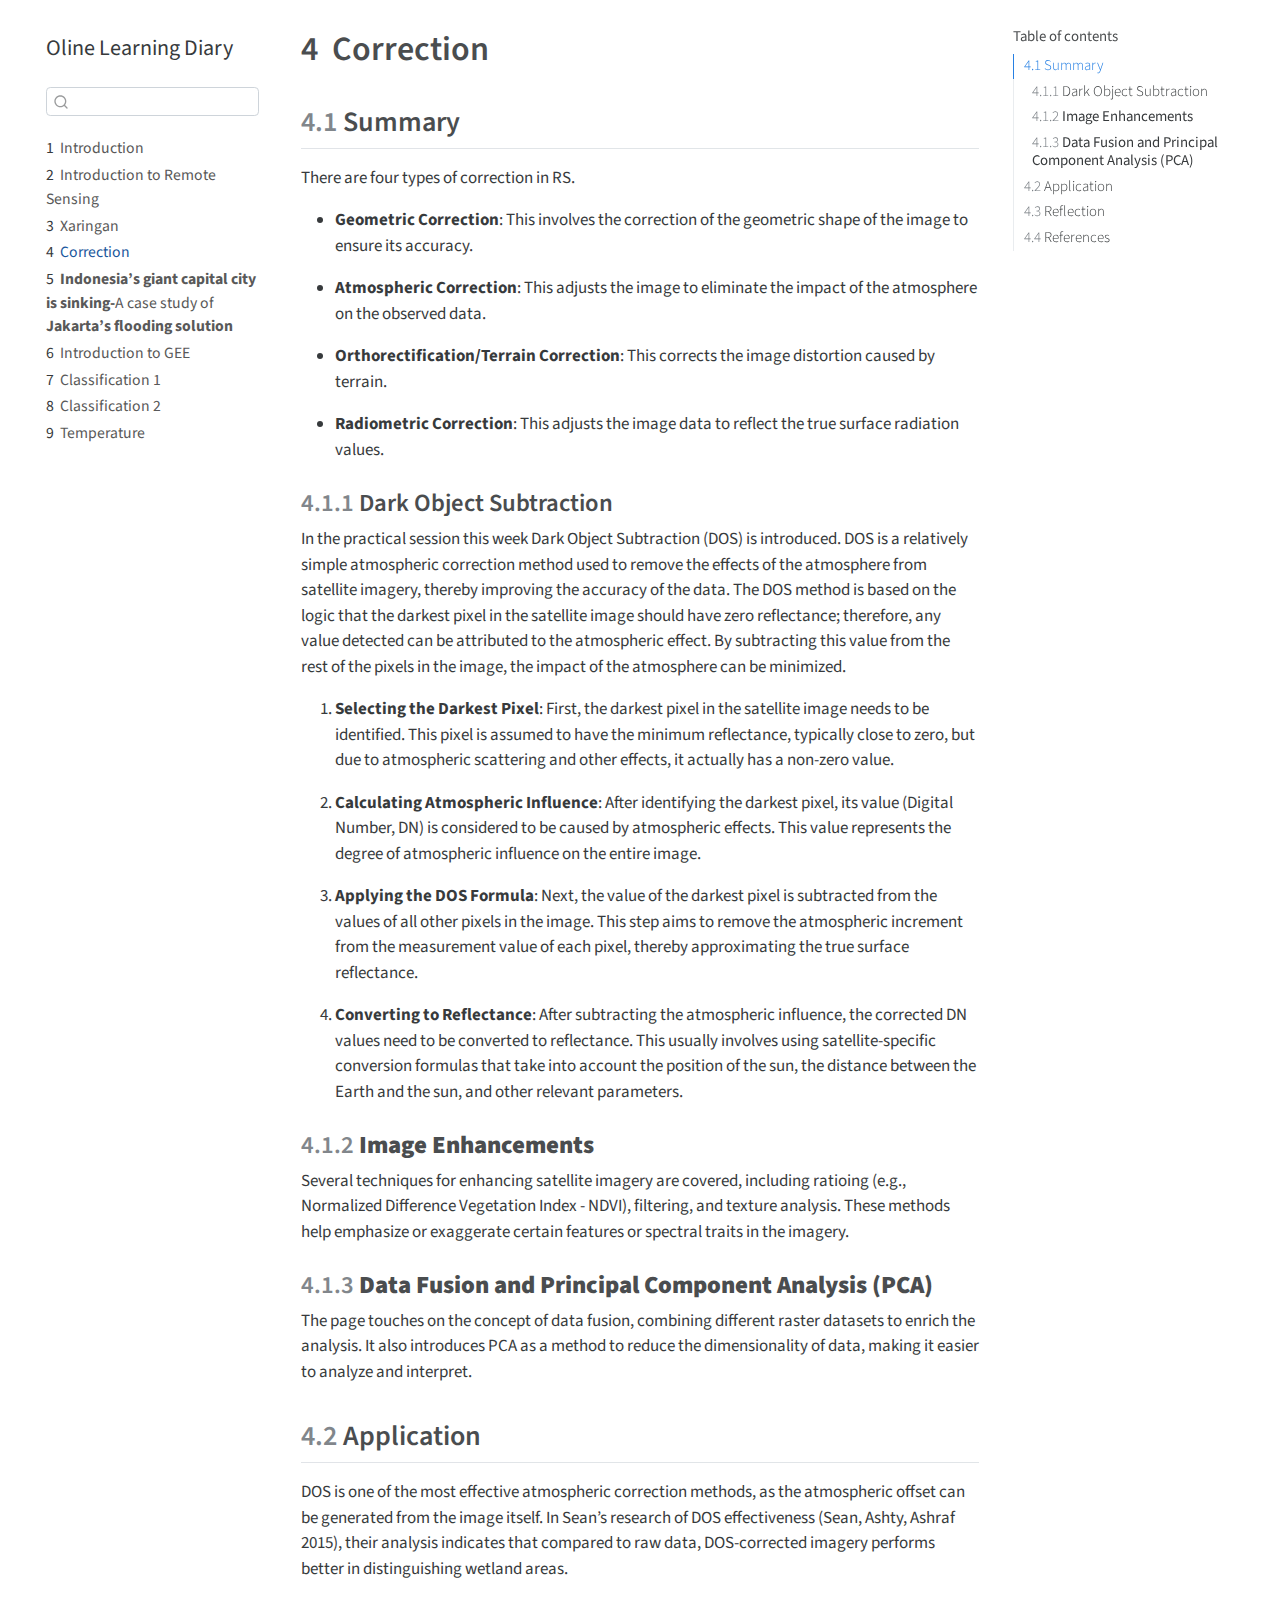
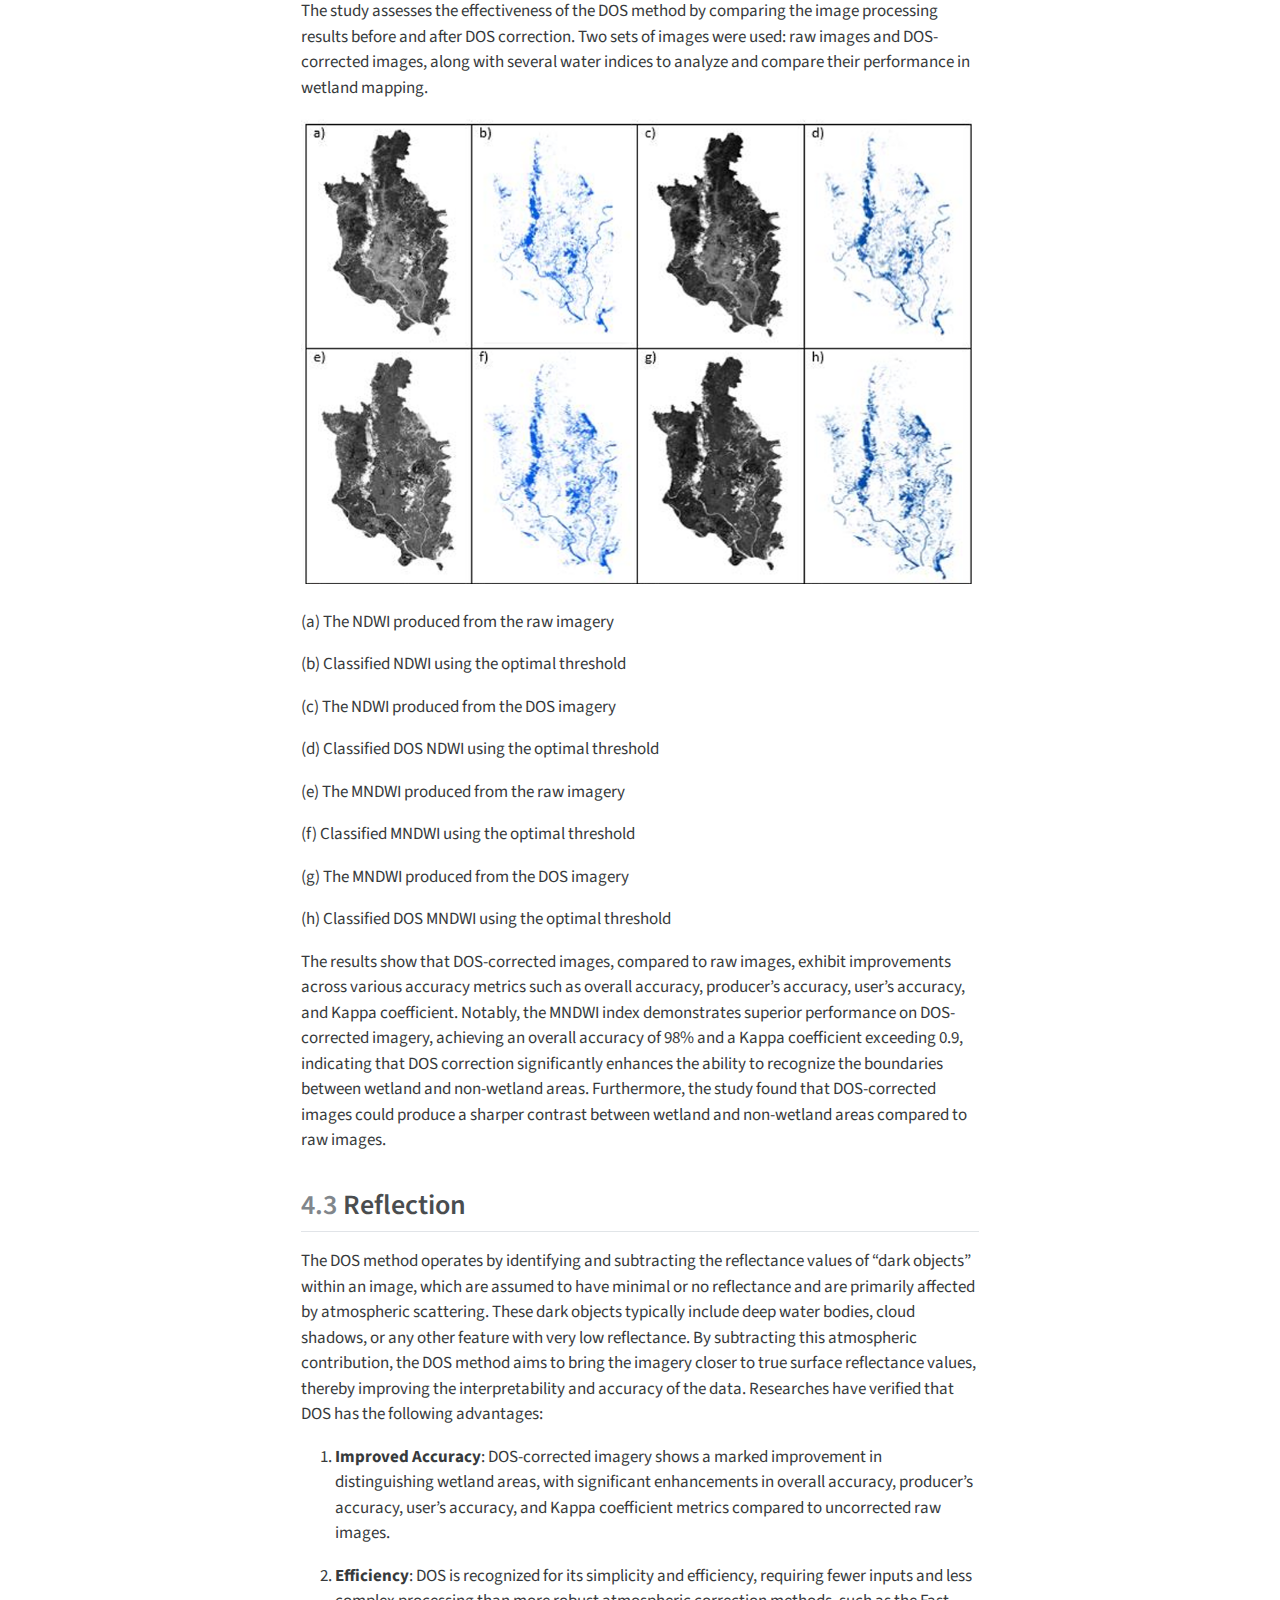
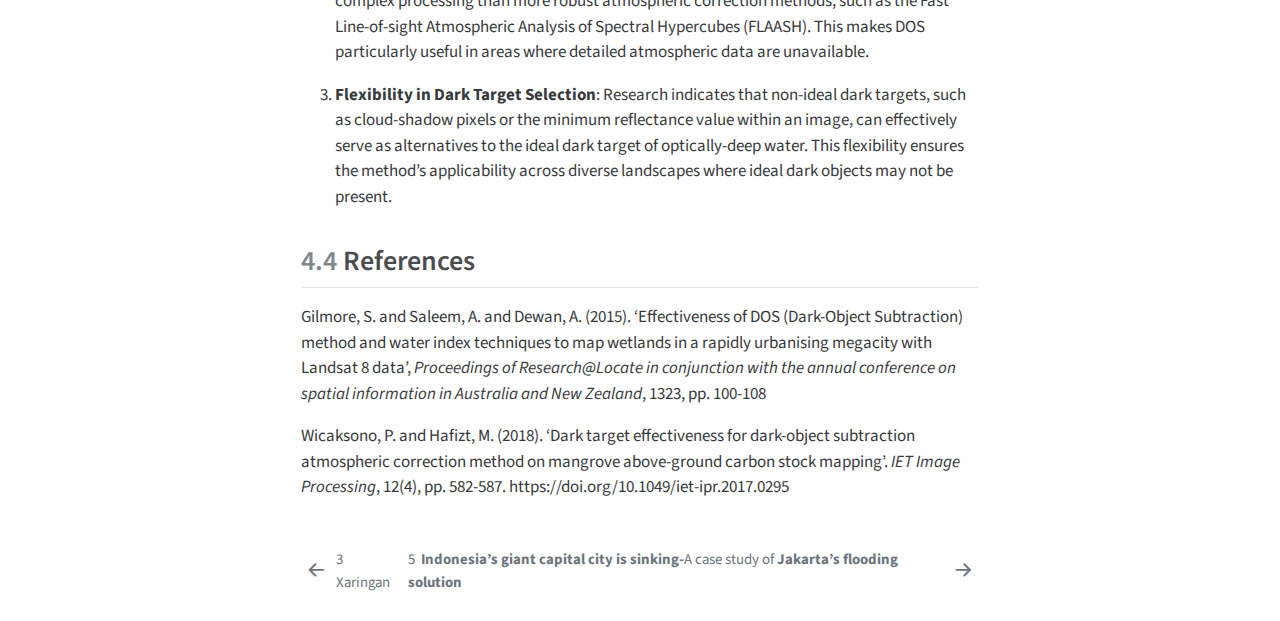
<file: docs/week3_Correction.html>
<!DOCTYPE html>
<html xmlns="http://www.w3.org/1999/xhtml" lang="en" xml:lang="en"><head>

<meta charset="utf-8">
<meta name="generator" content="quarto-1.3.450">

<meta name="viewport" content="width=device-width, initial-scale=1.0, user-scalable=yes">


<title>Oline Learning Diary - 4&nbsp; Correction</title>
<style>
code{white-space: pre-wrap;}
span.smallcaps{font-variant: small-caps;}
div.columns{display: flex; gap: min(4vw, 1.5em);}
div.column{flex: auto; overflow-x: auto;}
div.hanging-indent{margin-left: 1.5em; text-indent: -1.5em;}
ul.task-list{list-style: none;}
ul.task-list li input[type="checkbox"] {
  width: 0.8em;
  margin: 0 0.8em 0.2em -1em; /* quarto-specific, see https://github.com/quarto-dev/quarto-cli/issues/4556 */ 
  vertical-align: middle;
}
</style>


<script src="site_libs/quarto-nav/quarto-nav.js"></script>
<script src="site_libs/quarto-nav/headroom.min.js"></script>
<script src="site_libs/clipboard/clipboard.min.js"></script>
<script src="site_libs/quarto-search/autocomplete.umd.js"></script>
<script src="site_libs/quarto-search/fuse.min.js"></script>
<script src="site_libs/quarto-search/quarto-search.js"></script>
<meta name="quarto:offset" content="./">
<link href="./week4_Policy.html" rel="next">
<link href="./week2_Xaringan.html" rel="prev">
<script src="site_libs/quarto-html/quarto.js"></script>
<script src="site_libs/quarto-html/popper.min.js"></script>
<script src="site_libs/quarto-html/tippy.umd.min.js"></script>
<script src="site_libs/quarto-html/anchor.min.js"></script>
<link href="site_libs/quarto-html/tippy.css" rel="stylesheet">
<link href="site_libs/quarto-html/quarto-syntax-highlighting.css" rel="stylesheet" id="quarto-text-highlighting-styles">
<script src="site_libs/bootstrap/bootstrap.min.js"></script>
<link href="site_libs/bootstrap/bootstrap-icons.css" rel="stylesheet">
<link href="site_libs/bootstrap/bootstrap.min.css" rel="stylesheet" id="quarto-bootstrap" data-mode="light">
<script id="quarto-search-options" type="application/json">{
  "location": "sidebar",
  "copy-button": false,
  "collapse-after": 3,
  "panel-placement": "start",
  "type": "textbox",
  "limit": 20,
  "language": {
    "search-no-results-text": "No results",
    "search-matching-documents-text": "matching documents",
    "search-copy-link-title": "Copy link to search",
    "search-hide-matches-text": "Hide additional matches",
    "search-more-match-text": "more match in this document",
    "search-more-matches-text": "more matches in this document",
    "search-clear-button-title": "Clear",
    "search-detached-cancel-button-title": "Cancel",
    "search-submit-button-title": "Submit",
    "search-label": "Search"
  }
}</script>


</head>

<body class="nav-sidebar floating">

<div id="quarto-search-results"></div>
  <header id="quarto-header" class="headroom fixed-top">
  <nav class="quarto-secondary-nav">
    <div class="container-fluid d-flex">
      <button type="button" class="quarto-btn-toggle btn" data-bs-toggle="collapse" data-bs-target="#quarto-sidebar,#quarto-sidebar-glass" aria-controls="quarto-sidebar" aria-expanded="false" aria-label="Toggle sidebar navigation" onclick="if (window.quartoToggleHeadroom) { window.quartoToggleHeadroom(); }">
        <i class="bi bi-layout-text-sidebar-reverse"></i>
      </button>
      <nav class="quarto-page-breadcrumbs" aria-label="breadcrumb"><ol class="breadcrumb"><li class="breadcrumb-item"><a href="./week3_Correction.html"><span class="chapter-number">4</span>&nbsp; <span class="chapter-title">Correction</span></a></li></ol></nav>
      <a class="flex-grow-1" role="button" data-bs-toggle="collapse" data-bs-target="#quarto-sidebar,#quarto-sidebar-glass" aria-controls="quarto-sidebar" aria-expanded="false" aria-label="Toggle sidebar navigation" onclick="if (window.quartoToggleHeadroom) { window.quartoToggleHeadroom(); }">      
      </a>
      <button type="button" class="btn quarto-search-button" aria-label="" onclick="window.quartoOpenSearch();">
        <i class="bi bi-search"></i>
      </button>
    </div>
  </nav>
</header>
<!-- content -->
<div id="quarto-content" class="quarto-container page-columns page-rows-contents page-layout-article">
<!-- sidebar -->
  <nav id="quarto-sidebar" class="sidebar collapse collapse-horizontal sidebar-navigation floating overflow-auto">
    <div class="pt-lg-2 mt-2 text-left sidebar-header">
    <div class="sidebar-title mb-0 py-0">
      <a href="./">Oline Learning Diary</a> 
    </div>
      </div>
        <div class="mt-2 flex-shrink-0 align-items-center">
        <div class="sidebar-search">
        <div id="quarto-search" class="" title="Search"></div>
        </div>
        </div>
    <div class="sidebar-menu-container"> 
    <ul class="list-unstyled mt-1">
        <li class="sidebar-item">
  <div class="sidebar-item-container"> 
  <a href="./index.html" class="sidebar-item-text sidebar-link">
 <span class="menu-text"><span class="chapter-number">1</span>&nbsp; <span class="chapter-title">Introduction</span></span></a>
  </div>
</li>
        <li class="sidebar-item">
  <div class="sidebar-item-container"> 
  <a href="./week1_Introduction.html" class="sidebar-item-text sidebar-link">
 <span class="menu-text"><span class="chapter-number">2</span>&nbsp; <span class="chapter-title">Introduction to Remote Sensing</span></span></a>
  </div>
</li>
        <li class="sidebar-item">
  <div class="sidebar-item-container"> 
  <a href="./week2_Xaringan.html" class="sidebar-item-text sidebar-link">
 <span class="menu-text"><span class="chapter-number">3</span>&nbsp; <span class="chapter-title">Xaringan</span></span></a>
  </div>
</li>
        <li class="sidebar-item">
  <div class="sidebar-item-container"> 
  <a href="./week3_Correction.html" class="sidebar-item-text sidebar-link active">
 <span class="menu-text"><span class="chapter-number">4</span>&nbsp; <span class="chapter-title">Correction</span></span></a>
  </div>
</li>
        <li class="sidebar-item">
  <div class="sidebar-item-container"> 
  <a href="./week4_Policy.html" class="sidebar-item-text sidebar-link">
 <span class="menu-text"><span class="chapter-number">5</span>&nbsp; <span class="chapter-title"><strong>Indonesia’s giant capital city is sinking-</strong>A case study of <strong>Jakarta’s flooding solution</strong></span></span></a>
  </div>
</li>
        <li class="sidebar-item">
  <div class="sidebar-item-container"> 
  <a href="./week6_GEE.html" class="sidebar-item-text sidebar-link">
 <span class="menu-text"><span class="chapter-number">6</span>&nbsp; <span class="chapter-title">Introduction to GEE</span></span></a>
  </div>
</li>
        <li class="sidebar-item">
  <div class="sidebar-item-container"> 
  <a href="./week7_Classification1.html" class="sidebar-item-text sidebar-link">
 <span class="menu-text"><span class="chapter-number">7</span>&nbsp; <span class="chapter-title">Classification 1</span></span></a>
  </div>
</li>
        <li class="sidebar-item">
  <div class="sidebar-item-container"> 
  <a href="./week8_Classification2.html" class="sidebar-item-text sidebar-link">
 <span class="menu-text"><span class="chapter-number">8</span>&nbsp; <span class="chapter-title">Classification 2</span></span></a>
  </div>
</li>
        <li class="sidebar-item">
  <div class="sidebar-item-container"> 
  <a href="./week9_Temperature.html" class="sidebar-item-text sidebar-link">
 <span class="menu-text"><span class="chapter-number">9</span>&nbsp; <span class="chapter-title">Temperature</span></span></a>
  </div>
</li>
    </ul>
    </div>
</nav>
<div id="quarto-sidebar-glass" data-bs-toggle="collapse" data-bs-target="#quarto-sidebar,#quarto-sidebar-glass"></div>
<!-- margin-sidebar -->
    <div id="quarto-margin-sidebar" class="sidebar margin-sidebar">
        <nav id="TOC" role="doc-toc" class="toc-active">
    <h2 id="toc-title">Table of contents</h2>
   
  <ul>
  <li><a href="#summary" id="toc-summary" class="nav-link active" data-scroll-target="#summary"><span class="header-section-number">4.1</span> Summary</a>
  <ul class="collapse">
  <li><a href="#dark-object-subtraction" id="toc-dark-object-subtraction" class="nav-link" data-scroll-target="#dark-object-subtraction"><span class="header-section-number">4.1.1</span> Dark Object Subtraction</a></li>
  <li><a href="#image-enhancements" id="toc-image-enhancements" class="nav-link" data-scroll-target="#image-enhancements"><span class="header-section-number">4.1.2</span> <strong>Image Enhancements</strong></a></li>
  <li><a href="#data-fusion-and-principal-component-analysis-pca" id="toc-data-fusion-and-principal-component-analysis-pca" class="nav-link" data-scroll-target="#data-fusion-and-principal-component-analysis-pca"><span class="header-section-number">4.1.3</span> <strong>Data Fusion and Principal Component Analysis (PCA)</strong></a></li>
  </ul></li>
  <li><a href="#application" id="toc-application" class="nav-link" data-scroll-target="#application"><span class="header-section-number">4.2</span> Application</a></li>
  <li><a href="#reflection" id="toc-reflection" class="nav-link" data-scroll-target="#reflection"><span class="header-section-number">4.3</span> Reflection</a></li>
  <li><a href="#references" id="toc-references" class="nav-link" data-scroll-target="#references"><span class="header-section-number">4.4</span> References</a></li>
  </ul>
</nav>
    </div>
<!-- main -->
<main class="content" id="quarto-document-content">

<header id="title-block-header" class="quarto-title-block default">
<div class="quarto-title">
<h1 class="title"><span class="chapter-number">4</span>&nbsp; <span class="chapter-title">Correction</span></h1>
</div>



<div class="quarto-title-meta">

    
  
    
  </div>
  

</header>

<section id="summary" class="level2" data-number="4.1">
<h2 data-number="4.1" class="anchored" data-anchor-id="summary"><span class="header-section-number">4.1</span> Summary</h2>
<p>There are four types of correction in RS.</p>
<ul>
<li><p><strong>Geometric Correction</strong>: This involves the correction of the geometric shape of the image to ensure its accuracy.</p></li>
<li><p><strong>Atmospheric Correction</strong>: This adjusts the image to eliminate the impact of the atmosphere on the observed data.</p></li>
<li><p><strong>Orthorectification/Terrain Correction</strong>: This corrects the image distortion caused by terrain.</p></li>
<li><p><strong>Radiometric Correction</strong>: This adjusts the image data to reflect the true surface radiation values.</p></li>
</ul>
<section id="dark-object-subtraction" class="level3" data-number="4.1.1">
<h3 data-number="4.1.1" class="anchored" data-anchor-id="dark-object-subtraction"><span class="header-section-number">4.1.1</span> Dark Object Subtraction</h3>
<p>In the practical session this week Dark Object Subtraction (DOS) is introduced. DOS is a relatively simple atmospheric correction method used to remove the effects of the atmosphere from satellite imagery, thereby improving the accuracy of the data. The DOS method is based on the logic that the darkest pixel in the satellite image should have zero reflectance; therefore, any value detected can be attributed to the atmospheric effect. By subtracting this value from the rest of the pixels in the image, the impact of the atmosphere can be minimized.</p>
<ol type="1">
<li><p><strong>Selecting the Darkest Pixel</strong>: First, the darkest pixel in the satellite image needs to be identified. This pixel is assumed to have the minimum reflectance, typically close to zero, but due to atmospheric scattering and other effects, it actually has a non-zero value.</p></li>
<li><p><strong>Calculating Atmospheric Influence</strong>: After identifying the darkest pixel, its value (Digital Number, DN) is considered to be caused by atmospheric effects. This value represents the degree of atmospheric influence on the entire image.</p></li>
<li><p><strong>Applying the DOS Formula</strong>: Next, the value of the darkest pixel is subtracted from the values of all other pixels in the image. This step aims to remove the atmospheric increment from the measurement value of each pixel, thereby approximating the true surface reflectance.</p></li>
<li><p><strong>Converting to Reflectance</strong>: After subtracting the atmospheric influence, the corrected DN values need to be converted to reflectance. This usually involves using satellite-specific conversion formulas that take into account the position of the sun, the distance between the Earth and the sun, and other relevant parameters.</p></li>
</ol>
</section>
<section id="image-enhancements" class="level3" data-number="4.1.2">
<h3 data-number="4.1.2" class="anchored" data-anchor-id="image-enhancements"><span class="header-section-number">4.1.2</span> <strong>Image Enhancements</strong></h3>
<p>Several techniques for enhancing satellite imagery are covered, including ratioing (e.g., Normalized Difference Vegetation Index - NDVI), filtering, and texture analysis. These methods help emphasize or exaggerate certain features or spectral traits in the imagery.</p>
</section>
<section id="data-fusion-and-principal-component-analysis-pca" class="level3" data-number="4.1.3">
<h3 data-number="4.1.3" class="anchored" data-anchor-id="data-fusion-and-principal-component-analysis-pca"><span class="header-section-number">4.1.3</span> <strong>Data Fusion and Principal Component Analysis (PCA)</strong></h3>
<p>The page touches on the concept of data fusion, combining different raster datasets to enrich the analysis. It also introduces PCA as a method to reduce the dimensionality of data, making it easier to analyze and interpret.</p>
</section>
</section>
<section id="application" class="level2" data-number="4.2">
<h2 data-number="4.2" class="anchored" data-anchor-id="application"><span class="header-section-number">4.2</span> Application</h2>
<p>DOS is one of the most effective atmospheric correction methods, as the atmospheric offset can be generated from the image itself.&nbsp;In Sean’s research of DOS effectiveness (Sean, Ashty, Ashraf 2015), their analysis indicates that compared to raw data, DOS-corrected imagery performs better in distinguishing wetland areas.</p>
<p>The study assesses the effectiveness of the DOS method by comparing the image processing results before and after DOS correction. Two sets of images were used: raw images and DOS-corrected images, along with several water indices to analyze and compare their performance in wetland mapping.</p>
<div class="quarto-figure quarto-figure-center">
<figure class="figure">
<p><img src="images/dos.png" class="img-fluid figure-img"></p>
</figure>
</div>
<p>(a) The NDWI produced from the raw imagery</p>
<p>(b) Classified NDWI using the optimal threshold</p>
<p>(c) The NDWI produced from the DOS imagery</p>
<p>(d) Classified DOS NDWI using the optimal threshold</p>
<p>(e) The MNDWI produced from the raw imagery</p>
<p>(f) Classified MNDWI using the optimal threshold</p>
<p>(g) The MNDWI produced from the DOS imagery</p>
<p>(h) Classified DOS MNDWI using the optimal threshold</p>
<p>The results show that DOS-corrected images, compared to raw images, exhibit improvements across various accuracy metrics such as overall accuracy, producer’s accuracy, user’s accuracy, and Kappa coefficient. Notably, the MNDWI index demonstrates superior performance on DOS-corrected imagery, achieving an overall accuracy of 98% and a Kappa coefficient exceeding 0.9, indicating that DOS correction significantly enhances the ability to recognize the boundaries between wetland and non-wetland areas. Furthermore, the study found that DOS-corrected images could produce a sharper contrast between wetland and non-wetland areas compared to raw images.</p>
</section>
<section id="reflection" class="level2" data-number="4.3">
<h2 data-number="4.3" class="anchored" data-anchor-id="reflection"><span class="header-section-number">4.3</span> Reflection</h2>
<p>The DOS method operates by identifying and subtracting the reflectance values of “dark objects” within an image, which are assumed to have minimal or no reflectance and are primarily affected by atmospheric scattering. These dark objects typically include deep water bodies, cloud shadows, or any other feature with very low reflectance. By subtracting this atmospheric contribution, the DOS method aims to bring the imagery closer to true surface reflectance values, thereby improving the interpretability and accuracy of the data. Researches have verified that DOS has the following advantages:</p>
<ol type="1">
<li><p><strong>Improved Accuracy</strong>: DOS-corrected imagery shows a marked improvement in distinguishing wetland areas, with significant enhancements in overall accuracy, producer’s accuracy, user’s accuracy, and Kappa coefficient metrics compared to uncorrected raw images.</p></li>
<li><p><strong>Efficiency</strong>: DOS is recognized for its simplicity and efficiency, requiring fewer inputs and less complex processing than more robust atmospheric correction methods, such as the Fast Line-of-sight Atmospheric Analysis of Spectral Hypercubes (FLAASH). This makes DOS particularly useful in areas where detailed atmospheric data are unavailable.</p></li>
<li><p><strong>Flexibility in Dark Target Selection</strong>: Research indicates that non-ideal dark targets, such as cloud-shadow pixels or the minimum reflectance value within an image, can effectively serve as alternatives to the ideal dark target of optically-deep water. This flexibility ensures the method’s applicability across diverse landscapes where ideal dark objects may not be present.</p></li>
</ol>
</section>
<section id="references" class="level2" data-number="4.4">
<h2 data-number="4.4" class="anchored" data-anchor-id="references"><span class="header-section-number">4.4</span> References</h2>
<p>Gilmore, S. and Saleem, A. and Dewan, A. (2015). ‘Effectiveness of DOS (Dark-Object Subtraction) method and water index techniques to map wetlands in a rapidly urbanising megacity with Landsat 8 data’, <em>Proceedings of Research@Locate in conjunction with the annual conference on spatial information in Australia and New Zealand</em>, 1323, pp.&nbsp;100-108</p>
<p>Wicaksono, P. and Hafizt, M. (2018). ‘Dark target effectiveness for dark‐object subtraction atmospheric correction method on mangrove above‐ground carbon stock mapping’. <em>IET Image Processing</em>, 12(4), pp.&nbsp;582-587. https://doi.org/10.1049/iet-ipr.2017.0295</p>


</section>

</main> <!-- /main -->
<script id="quarto-html-after-body" type="application/javascript">
window.document.addEventListener("DOMContentLoaded", function (event) {
  const toggleBodyColorMode = (bsSheetEl) => {
    const mode = bsSheetEl.getAttribute("data-mode");
    const bodyEl = window.document.querySelector("body");
    if (mode === "dark") {
      bodyEl.classList.add("quarto-dark");
      bodyEl.classList.remove("quarto-light");
    } else {
      bodyEl.classList.add("quarto-light");
      bodyEl.classList.remove("quarto-dark");
    }
  }
  const toggleBodyColorPrimary = () => {
    const bsSheetEl = window.document.querySelector("link#quarto-bootstrap");
    if (bsSheetEl) {
      toggleBodyColorMode(bsSheetEl);
    }
  }
  toggleBodyColorPrimary();  
  const icon = "";
  const anchorJS = new window.AnchorJS();
  anchorJS.options = {
    placement: 'right',
    icon: icon
  };
  anchorJS.add('.anchored');
  const isCodeAnnotation = (el) => {
    for (const clz of el.classList) {
      if (clz.startsWith('code-annotation-')) {                     
        return true;
      }
    }
    return false;
  }
  const clipboard = new window.ClipboardJS('.code-copy-button', {
    text: function(trigger) {
      const codeEl = trigger.previousElementSibling.cloneNode(true);
      for (const childEl of codeEl.children) {
        if (isCodeAnnotation(childEl)) {
          childEl.remove();
        }
      }
      return codeEl.innerText;
    }
  });
  clipboard.on('success', function(e) {
    // button target
    const button = e.trigger;
    // don't keep focus
    button.blur();
    // flash "checked"
    button.classList.add('code-copy-button-checked');
    var currentTitle = button.getAttribute("title");
    button.setAttribute("title", "Copied!");
    let tooltip;
    if (window.bootstrap) {
      button.setAttribute("data-bs-toggle", "tooltip");
      button.setAttribute("data-bs-placement", "left");
      button.setAttribute("data-bs-title", "Copied!");
      tooltip = new bootstrap.Tooltip(button, 
        { trigger: "manual", 
          customClass: "code-copy-button-tooltip",
          offset: [0, -8]});
      tooltip.show();    
    }
    setTimeout(function() {
      if (tooltip) {
        tooltip.hide();
        button.removeAttribute("data-bs-title");
        button.removeAttribute("data-bs-toggle");
        button.removeAttribute("data-bs-placement");
      }
      button.setAttribute("title", currentTitle);
      button.classList.remove('code-copy-button-checked');
    }, 1000);
    // clear code selection
    e.clearSelection();
  });
  function tippyHover(el, contentFn) {
    const config = {
      allowHTML: true,
      content: contentFn,
      maxWidth: 500,
      delay: 100,
      arrow: false,
      appendTo: function(el) {
          return el.parentElement;
      },
      interactive: true,
      interactiveBorder: 10,
      theme: 'quarto',
      placement: 'bottom-start'
    };
    window.tippy(el, config); 
  }
  const noterefs = window.document.querySelectorAll('a[role="doc-noteref"]');
  for (var i=0; i<noterefs.length; i++) {
    const ref = noterefs[i];
    tippyHover(ref, function() {
      // use id or data attribute instead here
      let href = ref.getAttribute('data-footnote-href') || ref.getAttribute('href');
      try { href = new URL(href).hash; } catch {}
      const id = href.replace(/^#\/?/, "");
      const note = window.document.getElementById(id);
      return note.innerHTML;
    });
  }
      let selectedAnnoteEl;
      const selectorForAnnotation = ( cell, annotation) => {
        let cellAttr = 'data-code-cell="' + cell + '"';
        let lineAttr = 'data-code-annotation="' +  annotation + '"';
        const selector = 'span[' + cellAttr + '][' + lineAttr + ']';
        return selector;
      }
      const selectCodeLines = (annoteEl) => {
        const doc = window.document;
        const targetCell = annoteEl.getAttribute("data-target-cell");
        const targetAnnotation = annoteEl.getAttribute("data-target-annotation");
        const annoteSpan = window.document.querySelector(selectorForAnnotation(targetCell, targetAnnotation));
        const lines = annoteSpan.getAttribute("data-code-lines").split(",");
        const lineIds = lines.map((line) => {
          return targetCell + "-" + line;
        })
        let top = null;
        let height = null;
        let parent = null;
        if (lineIds.length > 0) {
            //compute the position of the single el (top and bottom and make a div)
            const el = window.document.getElementById(lineIds[0]);
            top = el.offsetTop;
            height = el.offsetHeight;
            parent = el.parentElement.parentElement;
          if (lineIds.length > 1) {
            const lastEl = window.document.getElementById(lineIds[lineIds.length - 1]);
            const bottom = lastEl.offsetTop + lastEl.offsetHeight;
            height = bottom - top;
          }
          if (top !== null && height !== null && parent !== null) {
            // cook up a div (if necessary) and position it 
            let div = window.document.getElementById("code-annotation-line-highlight");
            if (div === null) {
              div = window.document.createElement("div");
              div.setAttribute("id", "code-annotation-line-highlight");
              div.style.position = 'absolute';
              parent.appendChild(div);
            }
            div.style.top = top - 2 + "px";
            div.style.height = height + 4 + "px";
            let gutterDiv = window.document.getElementById("code-annotation-line-highlight-gutter");
            if (gutterDiv === null) {
              gutterDiv = window.document.createElement("div");
              gutterDiv.setAttribute("id", "code-annotation-line-highlight-gutter");
              gutterDiv.style.position = 'absolute';
              const codeCell = window.document.getElementById(targetCell);
              const gutter = codeCell.querySelector('.code-annotation-gutter');
              gutter.appendChild(gutterDiv);
            }
            gutterDiv.style.top = top - 2 + "px";
            gutterDiv.style.height = height + 4 + "px";
          }
          selectedAnnoteEl = annoteEl;
        }
      };
      const unselectCodeLines = () => {
        const elementsIds = ["code-annotation-line-highlight", "code-annotation-line-highlight-gutter"];
        elementsIds.forEach((elId) => {
          const div = window.document.getElementById(elId);
          if (div) {
            div.remove();
          }
        });
        selectedAnnoteEl = undefined;
      };
      // Attach click handler to the DT
      const annoteDls = window.document.querySelectorAll('dt[data-target-cell]');
      for (const annoteDlNode of annoteDls) {
        annoteDlNode.addEventListener('click', (event) => {
          const clickedEl = event.target;
          if (clickedEl !== selectedAnnoteEl) {
            unselectCodeLines();
            const activeEl = window.document.querySelector('dt[data-target-cell].code-annotation-active');
            if (activeEl) {
              activeEl.classList.remove('code-annotation-active');
            }
            selectCodeLines(clickedEl);
            clickedEl.classList.add('code-annotation-active');
          } else {
            // Unselect the line
            unselectCodeLines();
            clickedEl.classList.remove('code-annotation-active');
          }
        });
      }
  const findCites = (el) => {
    const parentEl = el.parentElement;
    if (parentEl) {
      const cites = parentEl.dataset.cites;
      if (cites) {
        return {
          el,
          cites: cites.split(' ')
        };
      } else {
        return findCites(el.parentElement)
      }
    } else {
      return undefined;
    }
  };
  var bibliorefs = window.document.querySelectorAll('a[role="doc-biblioref"]');
  for (var i=0; i<bibliorefs.length; i++) {
    const ref = bibliorefs[i];
    const citeInfo = findCites(ref);
    if (citeInfo) {
      tippyHover(citeInfo.el, function() {
        var popup = window.document.createElement('div');
        citeInfo.cites.forEach(function(cite) {
          var citeDiv = window.document.createElement('div');
          citeDiv.classList.add('hanging-indent');
          citeDiv.classList.add('csl-entry');
          var biblioDiv = window.document.getElementById('ref-' + cite);
          if (biblioDiv) {
            citeDiv.innerHTML = biblioDiv.innerHTML;
          }
          popup.appendChild(citeDiv);
        });
        return popup.innerHTML;
      });
    }
  }
});
</script>
<nav class="page-navigation">
  <div class="nav-page nav-page-previous">
      <a href="./week2_Xaringan.html" class="pagination-link">
        <i class="bi bi-arrow-left-short"></i> <span class="nav-page-text"><span class="chapter-number">3</span>&nbsp; <span class="chapter-title">Xaringan</span></span>
      </a>          
  </div>
  <div class="nav-page nav-page-next">
      <a href="./week4_Policy.html" class="pagination-link">
        <span class="nav-page-text"><span class="chapter-number">5</span>&nbsp; <span class="chapter-title"><strong>Indonesia’s giant capital city is sinking-</strong>A case study of <strong>Jakarta’s flooding solution</strong></span></span> <i class="bi bi-arrow-right-short"></i>
      </a>
  </div>
</nav>
</div> <!-- /content -->



</body></html>
</file>
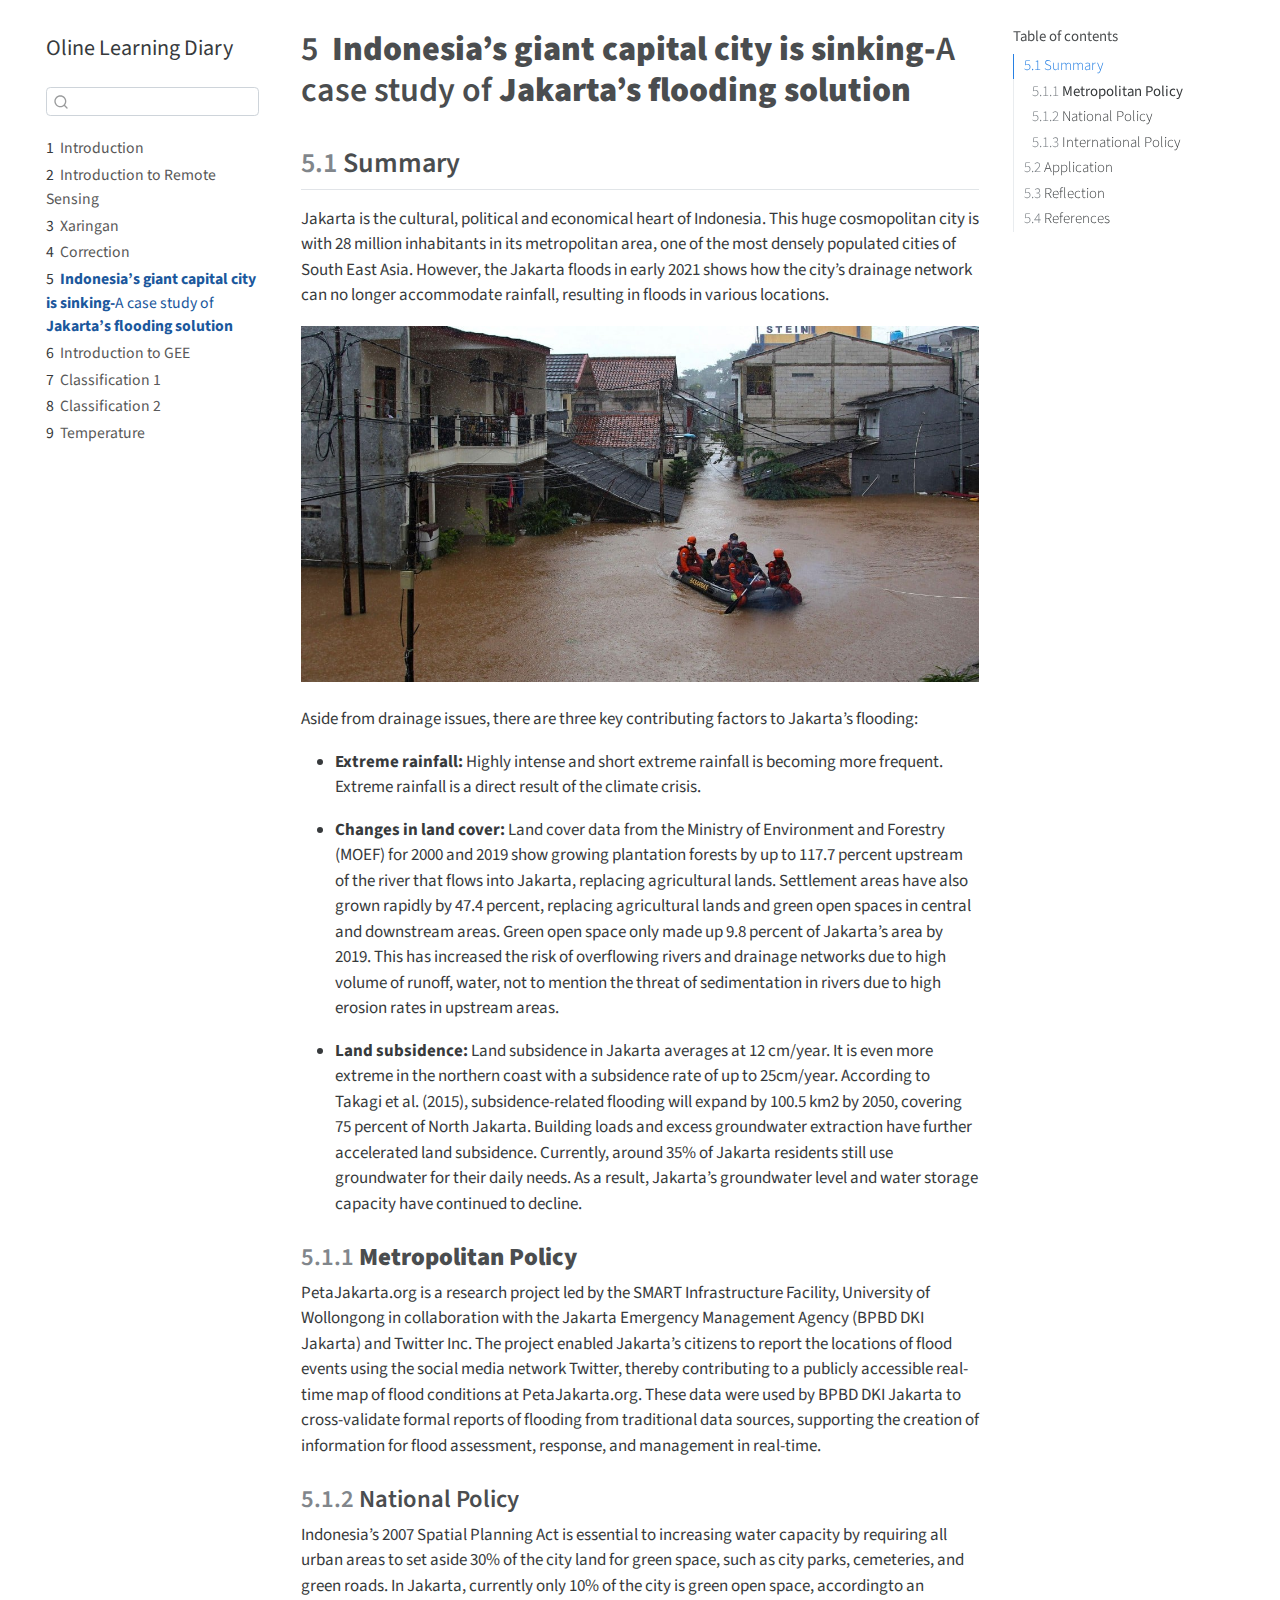
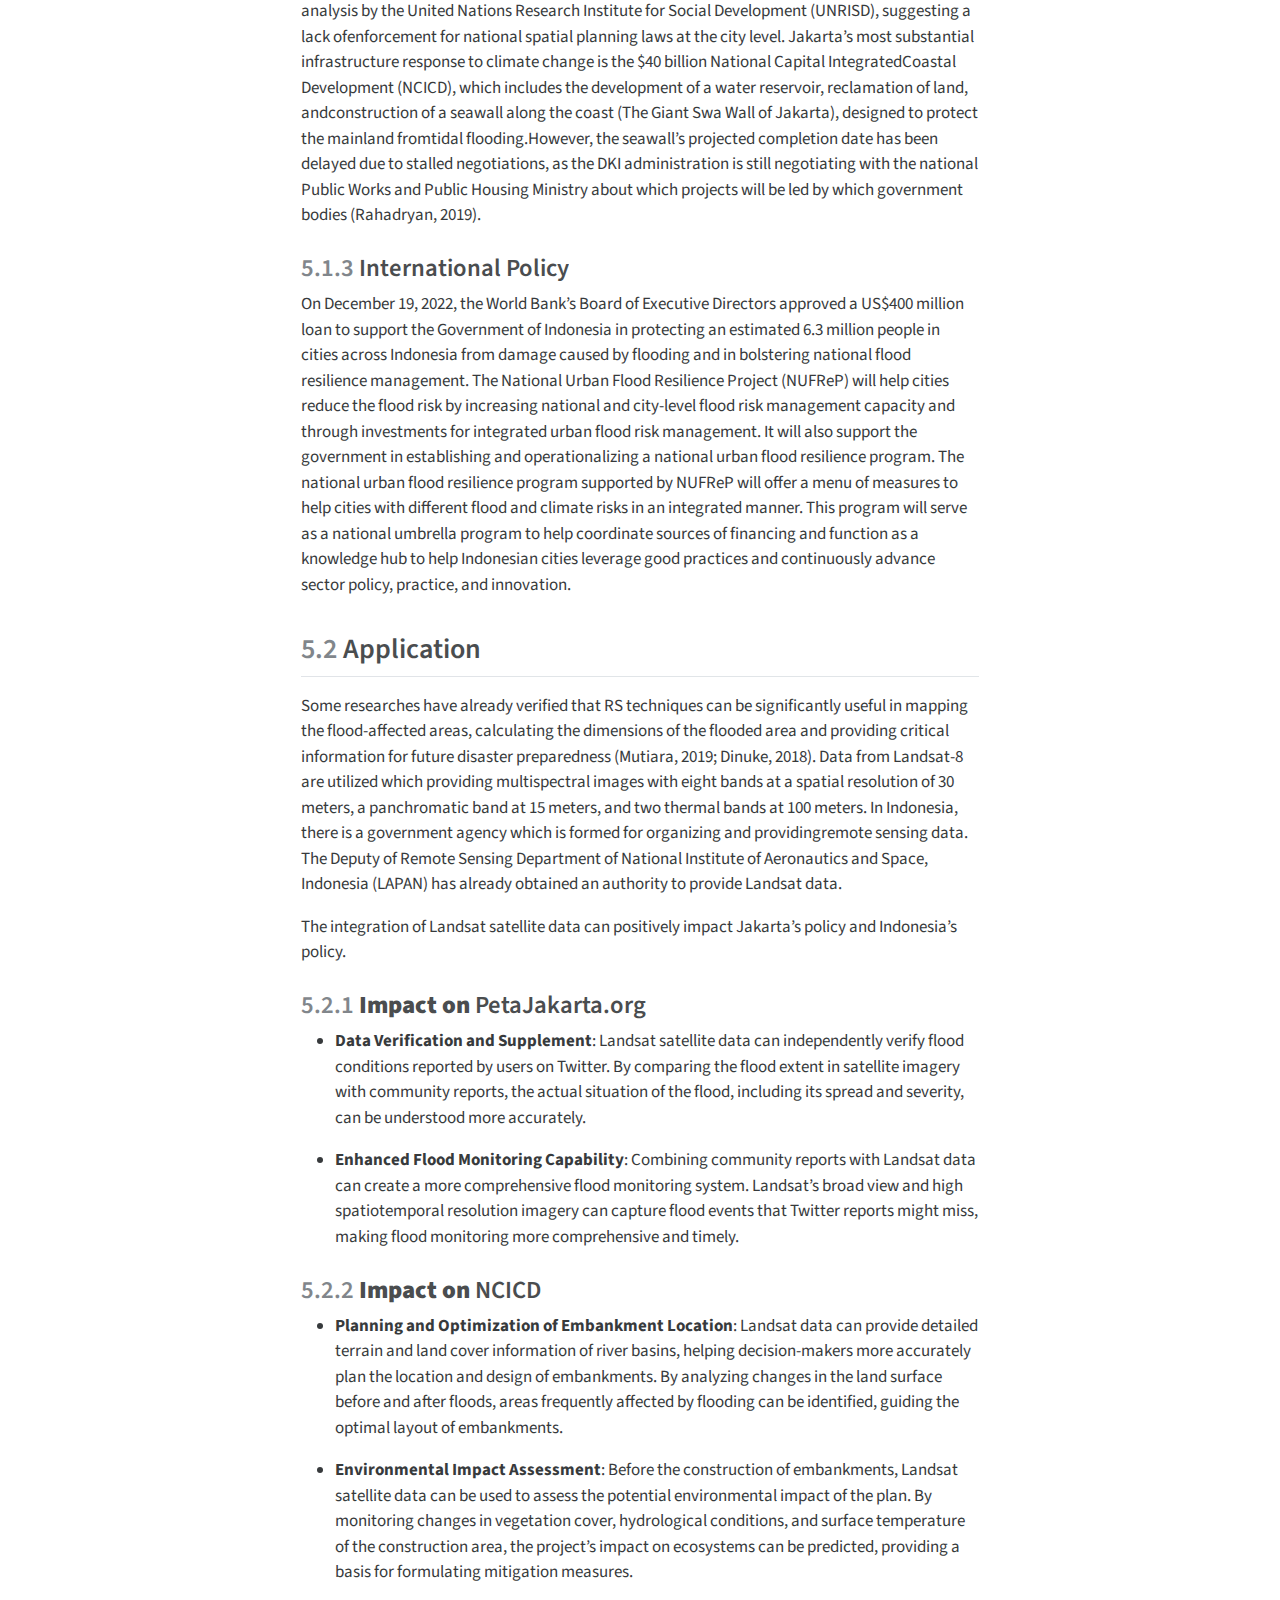
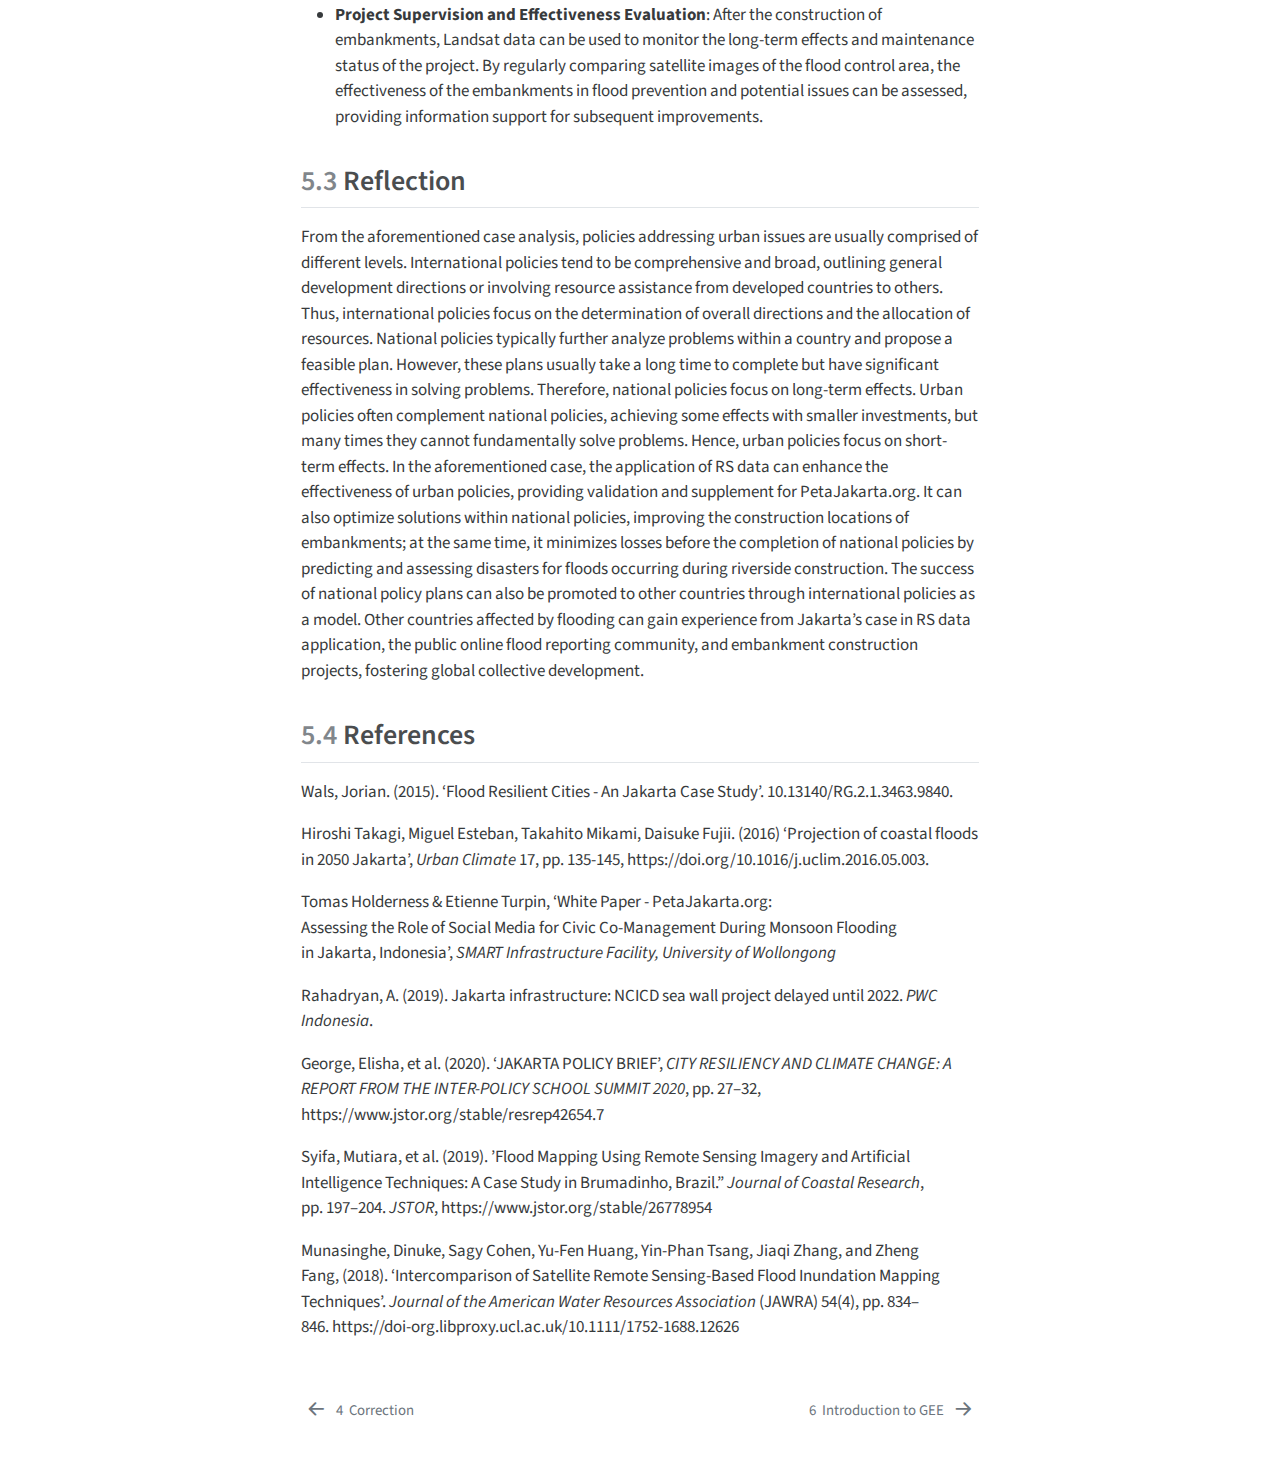
<file: docs/week4_Policy.html>
<!DOCTYPE html>
<html xmlns="http://www.w3.org/1999/xhtml" lang="en" xml:lang="en"><head>

<meta charset="utf-8">
<meta name="generator" content="quarto-1.3.450">

<meta name="viewport" content="width=device-width, initial-scale=1.0, user-scalable=yes">


<title>Oline Learning Diary - 5&nbsp; Indonesia’s giant capital city is sinking-A case study of Jakarta’s flooding solution</title>
<style>
code{white-space: pre-wrap;}
span.smallcaps{font-variant: small-caps;}
div.columns{display: flex; gap: min(4vw, 1.5em);}
div.column{flex: auto; overflow-x: auto;}
div.hanging-indent{margin-left: 1.5em; text-indent: -1.5em;}
ul.task-list{list-style: none;}
ul.task-list li input[type="checkbox"] {
  width: 0.8em;
  margin: 0 0.8em 0.2em -1em; /* quarto-specific, see https://github.com/quarto-dev/quarto-cli/issues/4556 */ 
  vertical-align: middle;
}
</style>


<script src="site_libs/quarto-nav/quarto-nav.js"></script>
<script src="site_libs/quarto-nav/headroom.min.js"></script>
<script src="site_libs/clipboard/clipboard.min.js"></script>
<script src="site_libs/quarto-search/autocomplete.umd.js"></script>
<script src="site_libs/quarto-search/fuse.min.js"></script>
<script src="site_libs/quarto-search/quarto-search.js"></script>
<meta name="quarto:offset" content="./">
<link href="./week6_GEE.html" rel="next">
<link href="./week3_Correction.html" rel="prev">
<script src="site_libs/quarto-html/quarto.js"></script>
<script src="site_libs/quarto-html/popper.min.js"></script>
<script src="site_libs/quarto-html/tippy.umd.min.js"></script>
<script src="site_libs/quarto-html/anchor.min.js"></script>
<link href="site_libs/quarto-html/tippy.css" rel="stylesheet">
<link href="site_libs/quarto-html/quarto-syntax-highlighting.css" rel="stylesheet" id="quarto-text-highlighting-styles">
<script src="site_libs/bootstrap/bootstrap.min.js"></script>
<link href="site_libs/bootstrap/bootstrap-icons.css" rel="stylesheet">
<link href="site_libs/bootstrap/bootstrap.min.css" rel="stylesheet" id="quarto-bootstrap" data-mode="light">
<script id="quarto-search-options" type="application/json">{
  "location": "sidebar",
  "copy-button": false,
  "collapse-after": 3,
  "panel-placement": "start",
  "type": "textbox",
  "limit": 20,
  "language": {
    "search-no-results-text": "No results",
    "search-matching-documents-text": "matching documents",
    "search-copy-link-title": "Copy link to search",
    "search-hide-matches-text": "Hide additional matches",
    "search-more-match-text": "more match in this document",
    "search-more-matches-text": "more matches in this document",
    "search-clear-button-title": "Clear",
    "search-detached-cancel-button-title": "Cancel",
    "search-submit-button-title": "Submit",
    "search-label": "Search"
  }
}</script>


</head>

<body class="nav-sidebar floating">

<div id="quarto-search-results"></div>
  <header id="quarto-header" class="headroom fixed-top">
  <nav class="quarto-secondary-nav">
    <div class="container-fluid d-flex">
      <button type="button" class="quarto-btn-toggle btn" data-bs-toggle="collapse" data-bs-target="#quarto-sidebar,#quarto-sidebar-glass" aria-controls="quarto-sidebar" aria-expanded="false" aria-label="Toggle sidebar navigation" onclick="if (window.quartoToggleHeadroom) { window.quartoToggleHeadroom(); }">
        <i class="bi bi-layout-text-sidebar-reverse"></i>
      </button>
      <nav class="quarto-page-breadcrumbs" aria-label="breadcrumb"><ol class="breadcrumb"><li class="breadcrumb-item"><a href="./week4_Policy.html"><span class="chapter-number">5</span>&nbsp; <span class="chapter-title">**Indonesia's giant capital city is sinking-**A case study of **Jakarta's flooding solution**</span></a></li></ol></nav>
      <a class="flex-grow-1" role="button" data-bs-toggle="collapse" data-bs-target="#quarto-sidebar,#quarto-sidebar-glass" aria-controls="quarto-sidebar" aria-expanded="false" aria-label="Toggle sidebar navigation" onclick="if (window.quartoToggleHeadroom) { window.quartoToggleHeadroom(); }">      
      </a>
      <button type="button" class="btn quarto-search-button" aria-label="" onclick="window.quartoOpenSearch();">
        <i class="bi bi-search"></i>
      </button>
    </div>
  </nav>
</header>
<!-- content -->
<div id="quarto-content" class="quarto-container page-columns page-rows-contents page-layout-article">
<!-- sidebar -->
  <nav id="quarto-sidebar" class="sidebar collapse collapse-horizontal sidebar-navigation floating overflow-auto">
    <div class="pt-lg-2 mt-2 text-left sidebar-header">
    <div class="sidebar-title mb-0 py-0">
      <a href="./">Oline Learning Diary</a> 
    </div>
      </div>
        <div class="mt-2 flex-shrink-0 align-items-center">
        <div class="sidebar-search">
        <div id="quarto-search" class="" title="Search"></div>
        </div>
        </div>
    <div class="sidebar-menu-container"> 
    <ul class="list-unstyled mt-1">
        <li class="sidebar-item">
  <div class="sidebar-item-container"> 
  <a href="./index.html" class="sidebar-item-text sidebar-link">
 <span class="menu-text"><span class="chapter-number">1</span>&nbsp; <span class="chapter-title">Introduction</span></span></a>
  </div>
</li>
        <li class="sidebar-item">
  <div class="sidebar-item-container"> 
  <a href="./week1_Introduction.html" class="sidebar-item-text sidebar-link">
 <span class="menu-text"><span class="chapter-number">2</span>&nbsp; <span class="chapter-title">Introduction to Remote Sensing</span></span></a>
  </div>
</li>
        <li class="sidebar-item">
  <div class="sidebar-item-container"> 
  <a href="./week2_Xaringan.html" class="sidebar-item-text sidebar-link">
 <span class="menu-text"><span class="chapter-number">3</span>&nbsp; <span class="chapter-title">Xaringan</span></span></a>
  </div>
</li>
        <li class="sidebar-item">
  <div class="sidebar-item-container"> 
  <a href="./week3_Correction.html" class="sidebar-item-text sidebar-link">
 <span class="menu-text"><span class="chapter-number">4</span>&nbsp; <span class="chapter-title">Correction</span></span></a>
  </div>
</li>
        <li class="sidebar-item">
  <div class="sidebar-item-container"> 
  <a href="./week4_Policy.html" class="sidebar-item-text sidebar-link active">
 <span class="menu-text"><span class="chapter-number">5</span>&nbsp; <span class="chapter-title"><strong>Indonesia’s giant capital city is sinking-</strong>A case study of <strong>Jakarta’s flooding solution</strong></span></span></a>
  </div>
</li>
        <li class="sidebar-item">
  <div class="sidebar-item-container"> 
  <a href="./week6_GEE.html" class="sidebar-item-text sidebar-link">
 <span class="menu-text"><span class="chapter-number">6</span>&nbsp; <span class="chapter-title">Introduction to GEE</span></span></a>
  </div>
</li>
        <li class="sidebar-item">
  <div class="sidebar-item-container"> 
  <a href="./week7_Classification1.html" class="sidebar-item-text sidebar-link">
 <span class="menu-text"><span class="chapter-number">7</span>&nbsp; <span class="chapter-title">Classification 1</span></span></a>
  </div>
</li>
        <li class="sidebar-item">
  <div class="sidebar-item-container"> 
  <a href="./week8_Classification2.html" class="sidebar-item-text sidebar-link">
 <span class="menu-text"><span class="chapter-number">8</span>&nbsp; <span class="chapter-title">Classification 2</span></span></a>
  </div>
</li>
        <li class="sidebar-item">
  <div class="sidebar-item-container"> 
  <a href="./week9_Temperature.html" class="sidebar-item-text sidebar-link">
 <span class="menu-text"><span class="chapter-number">9</span>&nbsp; <span class="chapter-title">Temperature</span></span></a>
  </div>
</li>
    </ul>
    </div>
</nav>
<div id="quarto-sidebar-glass" data-bs-toggle="collapse" data-bs-target="#quarto-sidebar,#quarto-sidebar-glass"></div>
<!-- margin-sidebar -->
    <div id="quarto-margin-sidebar" class="sidebar margin-sidebar">
        <nav id="TOC" role="doc-toc" class="toc-active">
    <h2 id="toc-title">Table of contents</h2>
   
  <ul>
  <li><a href="#summary" id="toc-summary" class="nav-link active" data-scroll-target="#summary"><span class="header-section-number">5.1</span> Summary</a>
  <ul class="collapse">
  <li><a href="#metropolitan-policy" id="toc-metropolitan-policy" class="nav-link" data-scroll-target="#metropolitan-policy"><span class="header-section-number">5.1.1</span> <strong>Metropolitan Policy</strong></a></li>
  <li><a href="#national-policy" id="toc-national-policy" class="nav-link" data-scroll-target="#national-policy"><span class="header-section-number">5.1.2</span> National Policy</a></li>
  <li><a href="#international-policy" id="toc-international-policy" class="nav-link" data-scroll-target="#international-policy"><span class="header-section-number">5.1.3</span> International Policy</a></li>
  </ul></li>
  <li><a href="#application" id="toc-application" class="nav-link" data-scroll-target="#application"><span class="header-section-number">5.2</span> Application</a>
  <ul class="collapse">
  <li><a href="#impact-on-petajakarta.org" id="toc-impact-on-petajakarta.org" class="nav-link" data-scroll-target="#impact-on-petajakarta.org"><span class="header-section-number">5.2.1</span> <strong>Impact on</strong> PetaJakarta.org</a></li>
  <li><a href="#impact-on-ncicd" id="toc-impact-on-ncicd" class="nav-link" data-scroll-target="#impact-on-ncicd"><span class="header-section-number">5.2.2</span> <strong>Impact on</strong> NCICD</a></li>
  </ul></li>
  <li><a href="#reflection" id="toc-reflection" class="nav-link" data-scroll-target="#reflection"><span class="header-section-number">5.3</span> Reflection</a></li>
  <li><a href="#references" id="toc-references" class="nav-link" data-scroll-target="#references"><span class="header-section-number">5.4</span> References</a></li>
  </ul>
</nav>
    </div>
<!-- main -->
<main class="content" id="quarto-document-content">

<header id="title-block-header" class="quarto-title-block default">
<div class="quarto-title">
<h1 class="title"><span class="chapter-number">5</span>&nbsp; <span class="chapter-title"><strong>Indonesia’s giant capital city is sinking-</strong>A case study of <strong>Jakarta’s flooding solution</strong></span></h1>
</div>



<div class="quarto-title-meta">

    
  
    
  </div>
  

</header>

<section id="summary" class="level2" data-number="5.1">
<h2 data-number="5.1" class="anchored" data-anchor-id="summary"><span class="header-section-number">5.1</span> Summary</h2>
<p>Jakarta is the cultural, political and economical heart of Indonesia. This huge cosmopolitan city is with 28 million inhabitants in its metropolitan area, one of the most densely populated cities of South East Asia. However, the Jakarta floods in early 2021 shows how the city’s drainage network can no longer accommodate rainfall, resulting in floods in various locations.</p>
<div class="quarto-figure quarto-figure-center">
<figure class="figure">
<p><img src="images/flood.jpg" class="img-fluid figure-img"></p>
</figure>
</div>
<p>Aside from drainage issues, there are three key contributing factors to Jakarta’s flooding:</p>
<ul>
<li><p><strong>Extreme rainfall:</strong> Highly intense and short extreme rainfall is becoming more frequent. Extreme rainfall is a direct result of the climate crisis.</p></li>
<li><p><strong>Changes in land cover:</strong> Land cover data from the Ministry of Environment and Forestry (MOEF) for 2000 and 2019 show growing plantation forests by up to 117.7 percent upstream of the river that flows into Jakarta, replacing agricultural lands. Settlement areas have also grown rapidly by 47.4 percent, replacing agricultural lands and green open spaces in central and downstream areas. Green open space only made up 9.8 percent of Jakarta’s area by 2019. This has increased the risk of overflowing rivers and drainage networks due to high volume of runoff, water, not to mention the threat of sedimentation in rivers due to high erosion rates in upstream areas.</p></li>
<li><p><strong>Land subsidence:</strong> Land subsidence in Jakarta averages at 12 cm/year. It is even more extreme in the northern coast with a subsidence rate of up to 25cm/year. According to Takagi et al.&nbsp;(2015), subsidence-related flooding will expand by 100.5 km2 by 2050, covering 75 percent of North Jakarta. Building loads and excess groundwater extraction have further accelerated land subsidence. Currently, around 35% of Jakarta residents still use groundwater for their daily needs. As a result, Jakarta’s groundwater level and water storage capacity have continued to decline.</p></li>
</ul>
<section id="metropolitan-policy" class="level3" data-number="5.1.1">
<h3 data-number="5.1.1" class="anchored" data-anchor-id="metropolitan-policy"><span class="header-section-number">5.1.1</span> <strong>Metropolitan Policy</strong></h3>
<p>PetaJakarta.org is a research project led by the SMART Infrastructure Facility, University of Wollongong in collaboration with the Jakarta Emergency Management Agency (BPBD DKI Jakarta) and Twitter Inc.&nbsp;The project enabled Jakarta’s citizens to report the locations of flood events using the social media network Twitter, thereby contributing to a publicly accessible real-time map of flood conditions at PetaJakarta.org. These data were used by BPBD DKI Jakarta to cross-validate formal reports of flooding from traditional data sources, supporting the creation of information for flood assessment, response, and management in real-time.</p>
</section>
<section id="national-policy" class="level3" data-number="5.1.2">
<h3 data-number="5.1.2" class="anchored" data-anchor-id="national-policy"><span class="header-section-number">5.1.2</span> National Policy</h3>
<p>Indonesia’s 2007 Spatial Planning Act is essential to increasing water capacity by requiring all urban areas to set aside 30% of the city land for green space, such as city parks, cemeteries, and green roads. In Jakarta, currently only 10% of the city is green open space, accordingto an analysis by the United Nations Research Institute for Social Development (UNRISD), suggesting a lack ofenforcement for national spatial planning laws at the city level. Jakarta’s most substantial infrastructure response to climate change is the $40 billion National Capital IntegratedCoastal Development (NCICD), which includes the development of a water reservoir, reclamation of land, andconstruction of a seawall along the coast (The Giant Swa Wall of Jakarta), designed to protect the mainland fromtidal flooding.However, the seawall’s projected completion date has been delayed due to stalled negotiations, as the DKI administration is still negotiating with the national Public Works and Public Housing Ministry about which projects will be led by which government bodies (Rahadryan, 2019).</p>
</section>
<section id="international-policy" class="level3" data-number="5.1.3">
<h3 data-number="5.1.3" class="anchored" data-anchor-id="international-policy"><span class="header-section-number">5.1.3</span> International Policy</h3>
<p>On December 19, 2022, the World Bank’s Board of Executive Directors approved a US$400 million loan to support the Government of Indonesia in protecting an estimated 6.3 million people in cities across Indonesia from damage caused by flooding and in bolstering national flood resilience management. The National Urban Flood Resilience Project (NUFReP)&nbsp;will help cities reduce the flood risk by increasing national and city-level flood risk management capacity and through investments for integrated urban flood risk management. It will also support the government in establishing and operationalizing a national urban flood resilience program. The national urban flood resilience program supported by NUFReP will offer a menu of measures to help cities with different flood and climate risks in an integrated manner. This program will serve as a national umbrella program to help coordinate sources of financing and function as a knowledge hub to help Indonesian cities leverage good practices and continuously advance sector policy, practice, and innovation.</p>
</section>
</section>
<section id="application" class="level2" data-number="5.2">
<h2 data-number="5.2" class="anchored" data-anchor-id="application"><span class="header-section-number">5.2</span> Application</h2>
<p>Some researches have already verified that RS techniques can be significantly useful in mapping the flood-affected areas, calculating the dimensions of the flooded area and providing critical information for future disaster preparedness (Mutiara, 2019; Dinuke, 2018). Data from Landsat-8 are utilized which providing multispectral images with eight bands at a spatial resolution of 30 meters, a panchromatic band at 15 meters, and two thermal bands at 100 meters. In Indonesia, there is a government agency which is formed for organizing and providingremote sensing data. The Deputy of Remote Sensing Department of National Institute of Aeronautics and Space, Indonesia (LAPAN) has already obtained an authority to provide Landsat data.</p>
<p>The integration of Landsat satellite data can positively impact Jakarta’s policy and Indonesia’s policy.</p>
<section id="impact-on-petajakarta.org" class="level3" data-number="5.2.1">
<h3 data-number="5.2.1" class="anchored" data-anchor-id="impact-on-petajakarta.org"><span class="header-section-number">5.2.1</span> <strong>Impact on</strong> PetaJakarta.org</h3>
<ul>
<li><p><strong>Data Verification and Supplement</strong>: Landsat satellite data can independently verify flood conditions reported by users on Twitter. By comparing the flood extent in satellite imagery with community reports, the actual situation of the flood, including its spread and severity, can be understood more accurately.</p></li>
<li><p><strong>Enhanced Flood Monitoring Capability</strong>: Combining community reports with Landsat data can create a more comprehensive flood monitoring system. Landsat’s broad view and high spatiotemporal resolution imagery can capture flood events that Twitter reports might miss, making flood monitoring more comprehensive and timely.</p></li>
</ul>
</section>
<section id="impact-on-ncicd" class="level3" data-number="5.2.2">
<h3 data-number="5.2.2" class="anchored" data-anchor-id="impact-on-ncicd"><span class="header-section-number">5.2.2</span> <strong>Impact on</strong> NCICD</h3>
<ul>
<li><p><strong>Planning and Optimization of Embankment Location</strong>: Landsat data can provide detailed terrain and land cover information of river basins, helping decision-makers more accurately plan the location and design of embankments. By analyzing changes in the land surface before and after floods, areas frequently affected by flooding can be identified, guiding the optimal layout of embankments.</p></li>
<li><p><strong>Environmental Impact Assessment</strong>: Before the construction of embankments, Landsat satellite data can be used to assess the potential environmental impact of the plan. By monitoring changes in vegetation cover, hydrological conditions, and surface temperature of the construction area, the project’s impact on ecosystems can be predicted, providing a basis for formulating mitigation measures.</p></li>
<li><p><strong>Project Supervision and Effectiveness Evaluation</strong>: After the construction of embankments, Landsat data can be used to monitor the long-term effects and maintenance status of the project. By regularly comparing satellite images of the flood control area, the effectiveness of the embankments in flood prevention and potential issues can be assessed, providing information support for subsequent improvements.</p></li>
</ul>
</section>
</section>
<section id="reflection" class="level2" data-number="5.3">
<h2 data-number="5.3" class="anchored" data-anchor-id="reflection"><span class="header-section-number">5.3</span> Reflection</h2>
<p>From the aforementioned case analysis, policies addressing urban issues are usually comprised of different levels. International policies tend to be comprehensive and broad, outlining general development directions or involving resource assistance from developed countries to others. Thus, international policies focus on the determination of overall directions and the allocation of resources. National policies typically further analyze problems within a country and propose a feasible plan. However, these plans usually take a long time to complete but have significant effectiveness in solving problems. Therefore, national policies focus on long-term effects. Urban policies often complement national policies, achieving some effects with smaller investments, but many times they cannot fundamentally solve problems. Hence, urban policies focus on short-term effects. In the aforementioned case, the application of RS data can enhance the effectiveness of urban policies, providing validation and supplement for PetaJakarta.org. It can also optimize solutions within national policies, improving the construction locations of embankments; at the same time, it minimizes losses before the completion of national policies by predicting and assessing disasters for floods occurring during riverside construction. The success of national policy plans can also be promoted to other countries through international policies as a model. Other countries affected by flooding can gain experience from Jakarta’s case in RS data application, the public online flood reporting community, and embankment construction projects, fostering global collective development.</p>
</section>
<section id="references" class="level2" data-number="5.4">
<h2 data-number="5.4" class="anchored" data-anchor-id="references"><span class="header-section-number">5.4</span> References</h2>
<p>Wals, Jorian. (2015). ‘Flood Resilient Cities - An Jakarta Case Study’. 10.13140/RG.2.1.3463.9840.</p>
<p>Hiroshi Takagi, Miguel Esteban, Takahito Mikami, Daisuke Fujii. (2016) ‘Projection of coastal floods in 2050 Jakarta’, <em>Urban Climate</em> 17, pp.&nbsp;135-145, https://doi.org/10.1016/j.uclim.2016.05.003.</p>
<p>Tomas Holderness &amp; Etienne Turpin, ‘White Paper ‑ PetaJakarta.org:<br>
Assessing the Role of Social Media for Civic Co‑Management During Monsoon Flooding<br>
in Jakarta, Indonesia’, <em>SMART Infrastructure Facility, University of Wollongong</em></p>
<p>Rahadryan, A. (2019). Jakarta infrastructure: NCICD sea wall project delayed until 2022. <em>PWC Indonesia</em>.</p>
<p>George, Elisha, et al.&nbsp;(2020). ‘JAKARTA POLICY BRIEF’, <em>CITY RESILIENCY AND CLIMATE CHANGE: A REPORT FROM THE INTER-POLICY SCHOOL SUMMIT 2020</em>, pp.&nbsp;27–32, https://www.jstor.org/stable/resrep42654.7</p>
<p>Syifa, Mutiara, et al.&nbsp;(2019). ’Flood Mapping Using Remote Sensing Imagery and Artificial Intelligence Techniques: A Case Study in Brumadinho, Brazil.” <em>Journal of Coastal Research</em>, pp.&nbsp;197–204. <em>JSTOR</em>, https://www.jstor.org/stable/26778954</p>
<p>Munasinghe,&nbsp;Dinuke,&nbsp;Sagy Cohen,&nbsp;Yu-Fen Huang,&nbsp;Yin-Phan Tsang,&nbsp;Jiaqi Zhang, and&nbsp;Zheng Fang,&nbsp;(2018).&nbsp;‘Intercomparison of Satellite Remote Sensing-Based Flood Inundation Mapping Techniques’.&nbsp;<em>Journal of the American Water Resources Association</em>&nbsp;(JAWRA)&nbsp;54(4), pp.&nbsp;834–846.&nbsp;https://doi-org.libproxy.ucl.ac.uk/10.1111/1752-1688.12626</p>


</section>

</main> <!-- /main -->
<script id="quarto-html-after-body" type="application/javascript">
window.document.addEventListener("DOMContentLoaded", function (event) {
  const toggleBodyColorMode = (bsSheetEl) => {
    const mode = bsSheetEl.getAttribute("data-mode");
    const bodyEl = window.document.querySelector("body");
    if (mode === "dark") {
      bodyEl.classList.add("quarto-dark");
      bodyEl.classList.remove("quarto-light");
    } else {
      bodyEl.classList.add("quarto-light");
      bodyEl.classList.remove("quarto-dark");
    }
  }
  const toggleBodyColorPrimary = () => {
    const bsSheetEl = window.document.querySelector("link#quarto-bootstrap");
    if (bsSheetEl) {
      toggleBodyColorMode(bsSheetEl);
    }
  }
  toggleBodyColorPrimary();  
  const icon = "";
  const anchorJS = new window.AnchorJS();
  anchorJS.options = {
    placement: 'right',
    icon: icon
  };
  anchorJS.add('.anchored');
  const isCodeAnnotation = (el) => {
    for (const clz of el.classList) {
      if (clz.startsWith('code-annotation-')) {                     
        return true;
      }
    }
    return false;
  }
  const clipboard = new window.ClipboardJS('.code-copy-button', {
    text: function(trigger) {
      const codeEl = trigger.previousElementSibling.cloneNode(true);
      for (const childEl of codeEl.children) {
        if (isCodeAnnotation(childEl)) {
          childEl.remove();
        }
      }
      return codeEl.innerText;
    }
  });
  clipboard.on('success', function(e) {
    // button target
    const button = e.trigger;
    // don't keep focus
    button.blur();
    // flash "checked"
    button.classList.add('code-copy-button-checked');
    var currentTitle = button.getAttribute("title");
    button.setAttribute("title", "Copied!");
    let tooltip;
    if (window.bootstrap) {
      button.setAttribute("data-bs-toggle", "tooltip");
      button.setAttribute("data-bs-placement", "left");
      button.setAttribute("data-bs-title", "Copied!");
      tooltip = new bootstrap.Tooltip(button, 
        { trigger: "manual", 
          customClass: "code-copy-button-tooltip",
          offset: [0, -8]});
      tooltip.show();    
    }
    setTimeout(function() {
      if (tooltip) {
        tooltip.hide();
        button.removeAttribute("data-bs-title");
        button.removeAttribute("data-bs-toggle");
        button.removeAttribute("data-bs-placement");
      }
      button.setAttribute("title", currentTitle);
      button.classList.remove('code-copy-button-checked');
    }, 1000);
    // clear code selection
    e.clearSelection();
  });
  function tippyHover(el, contentFn) {
    const config = {
      allowHTML: true,
      content: contentFn,
      maxWidth: 500,
      delay: 100,
      arrow: false,
      appendTo: function(el) {
          return el.parentElement;
      },
      interactive: true,
      interactiveBorder: 10,
      theme: 'quarto',
      placement: 'bottom-start'
    };
    window.tippy(el, config); 
  }
  const noterefs = window.document.querySelectorAll('a[role="doc-noteref"]');
  for (var i=0; i<noterefs.length; i++) {
    const ref = noterefs[i];
    tippyHover(ref, function() {
      // use id or data attribute instead here
      let href = ref.getAttribute('data-footnote-href') || ref.getAttribute('href');
      try { href = new URL(href).hash; } catch {}
      const id = href.replace(/^#\/?/, "");
      const note = window.document.getElementById(id);
      return note.innerHTML;
    });
  }
      let selectedAnnoteEl;
      const selectorForAnnotation = ( cell, annotation) => {
        let cellAttr = 'data-code-cell="' + cell + '"';
        let lineAttr = 'data-code-annotation="' +  annotation + '"';
        const selector = 'span[' + cellAttr + '][' + lineAttr + ']';
        return selector;
      }
      const selectCodeLines = (annoteEl) => {
        const doc = window.document;
        const targetCell = annoteEl.getAttribute("data-target-cell");
        const targetAnnotation = annoteEl.getAttribute("data-target-annotation");
        const annoteSpan = window.document.querySelector(selectorForAnnotation(targetCell, targetAnnotation));
        const lines = annoteSpan.getAttribute("data-code-lines").split(",");
        const lineIds = lines.map((line) => {
          return targetCell + "-" + line;
        })
        let top = null;
        let height = null;
        let parent = null;
        if (lineIds.length > 0) {
            //compute the position of the single el (top and bottom and make a div)
            const el = window.document.getElementById(lineIds[0]);
            top = el.offsetTop;
            height = el.offsetHeight;
            parent = el.parentElement.parentElement;
          if (lineIds.length > 1) {
            const lastEl = window.document.getElementById(lineIds[lineIds.length - 1]);
            const bottom = lastEl.offsetTop + lastEl.offsetHeight;
            height = bottom - top;
          }
          if (top !== null && height !== null && parent !== null) {
            // cook up a div (if necessary) and position it 
            let div = window.document.getElementById("code-annotation-line-highlight");
            if (div === null) {
              div = window.document.createElement("div");
              div.setAttribute("id", "code-annotation-line-highlight");
              div.style.position = 'absolute';
              parent.appendChild(div);
            }
            div.style.top = top - 2 + "px";
            div.style.height = height + 4 + "px";
            let gutterDiv = window.document.getElementById("code-annotation-line-highlight-gutter");
            if (gutterDiv === null) {
              gutterDiv = window.document.createElement("div");
              gutterDiv.setAttribute("id", "code-annotation-line-highlight-gutter");
              gutterDiv.style.position = 'absolute';
              const codeCell = window.document.getElementById(targetCell);
              const gutter = codeCell.querySelector('.code-annotation-gutter');
              gutter.appendChild(gutterDiv);
            }
            gutterDiv.style.top = top - 2 + "px";
            gutterDiv.style.height = height + 4 + "px";
          }
          selectedAnnoteEl = annoteEl;
        }
      };
      const unselectCodeLines = () => {
        const elementsIds = ["code-annotation-line-highlight", "code-annotation-line-highlight-gutter"];
        elementsIds.forEach((elId) => {
          const div = window.document.getElementById(elId);
          if (div) {
            div.remove();
          }
        });
        selectedAnnoteEl = undefined;
      };
      // Attach click handler to the DT
      const annoteDls = window.document.querySelectorAll('dt[data-target-cell]');
      for (const annoteDlNode of annoteDls) {
        annoteDlNode.addEventListener('click', (event) => {
          const clickedEl = event.target;
          if (clickedEl !== selectedAnnoteEl) {
            unselectCodeLines();
            const activeEl = window.document.querySelector('dt[data-target-cell].code-annotation-active');
            if (activeEl) {
              activeEl.classList.remove('code-annotation-active');
            }
            selectCodeLines(clickedEl);
            clickedEl.classList.add('code-annotation-active');
          } else {
            // Unselect the line
            unselectCodeLines();
            clickedEl.classList.remove('code-annotation-active');
          }
        });
      }
  const findCites = (el) => {
    const parentEl = el.parentElement;
    if (parentEl) {
      const cites = parentEl.dataset.cites;
      if (cites) {
        return {
          el,
          cites: cites.split(' ')
        };
      } else {
        return findCites(el.parentElement)
      }
    } else {
      return undefined;
    }
  };
  var bibliorefs = window.document.querySelectorAll('a[role="doc-biblioref"]');
  for (var i=0; i<bibliorefs.length; i++) {
    const ref = bibliorefs[i];
    const citeInfo = findCites(ref);
    if (citeInfo) {
      tippyHover(citeInfo.el, function() {
        var popup = window.document.createElement('div');
        citeInfo.cites.forEach(function(cite) {
          var citeDiv = window.document.createElement('div');
          citeDiv.classList.add('hanging-indent');
          citeDiv.classList.add('csl-entry');
          var biblioDiv = window.document.getElementById('ref-' + cite);
          if (biblioDiv) {
            citeDiv.innerHTML = biblioDiv.innerHTML;
          }
          popup.appendChild(citeDiv);
        });
        return popup.innerHTML;
      });
    }
  }
});
</script>
<nav class="page-navigation">
  <div class="nav-page nav-page-previous">
      <a href="./week3_Correction.html" class="pagination-link">
        <i class="bi bi-arrow-left-short"></i> <span class="nav-page-text"><span class="chapter-number">4</span>&nbsp; <span class="chapter-title">Correction</span></span>
      </a>          
  </div>
  <div class="nav-page nav-page-next">
      <a href="./week6_GEE.html" class="pagination-link">
        <span class="nav-page-text"><span class="chapter-number">6</span>&nbsp; <span class="chapter-title">Introduction to GEE</span></span> <i class="bi bi-arrow-right-short"></i>
      </a>
  </div>
</nav>
</div> <!-- /content -->



</body></html>
</file>
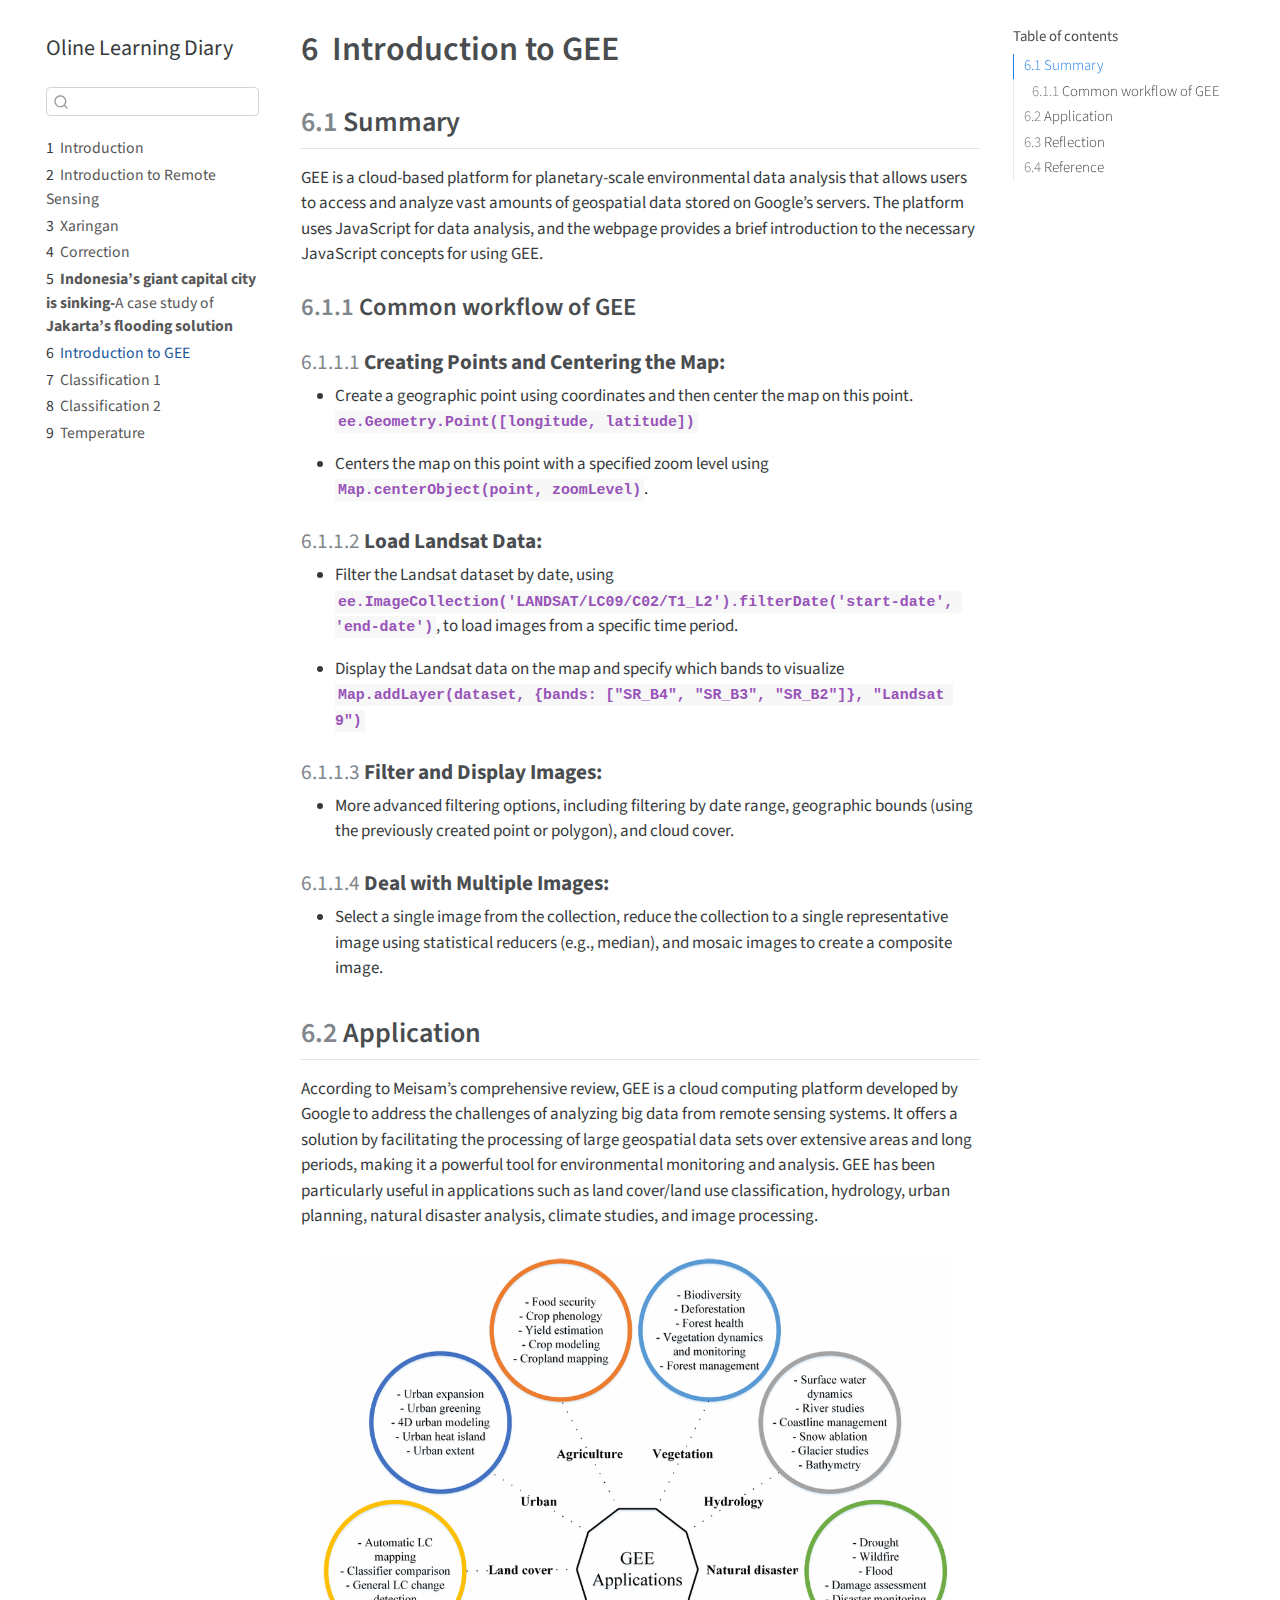
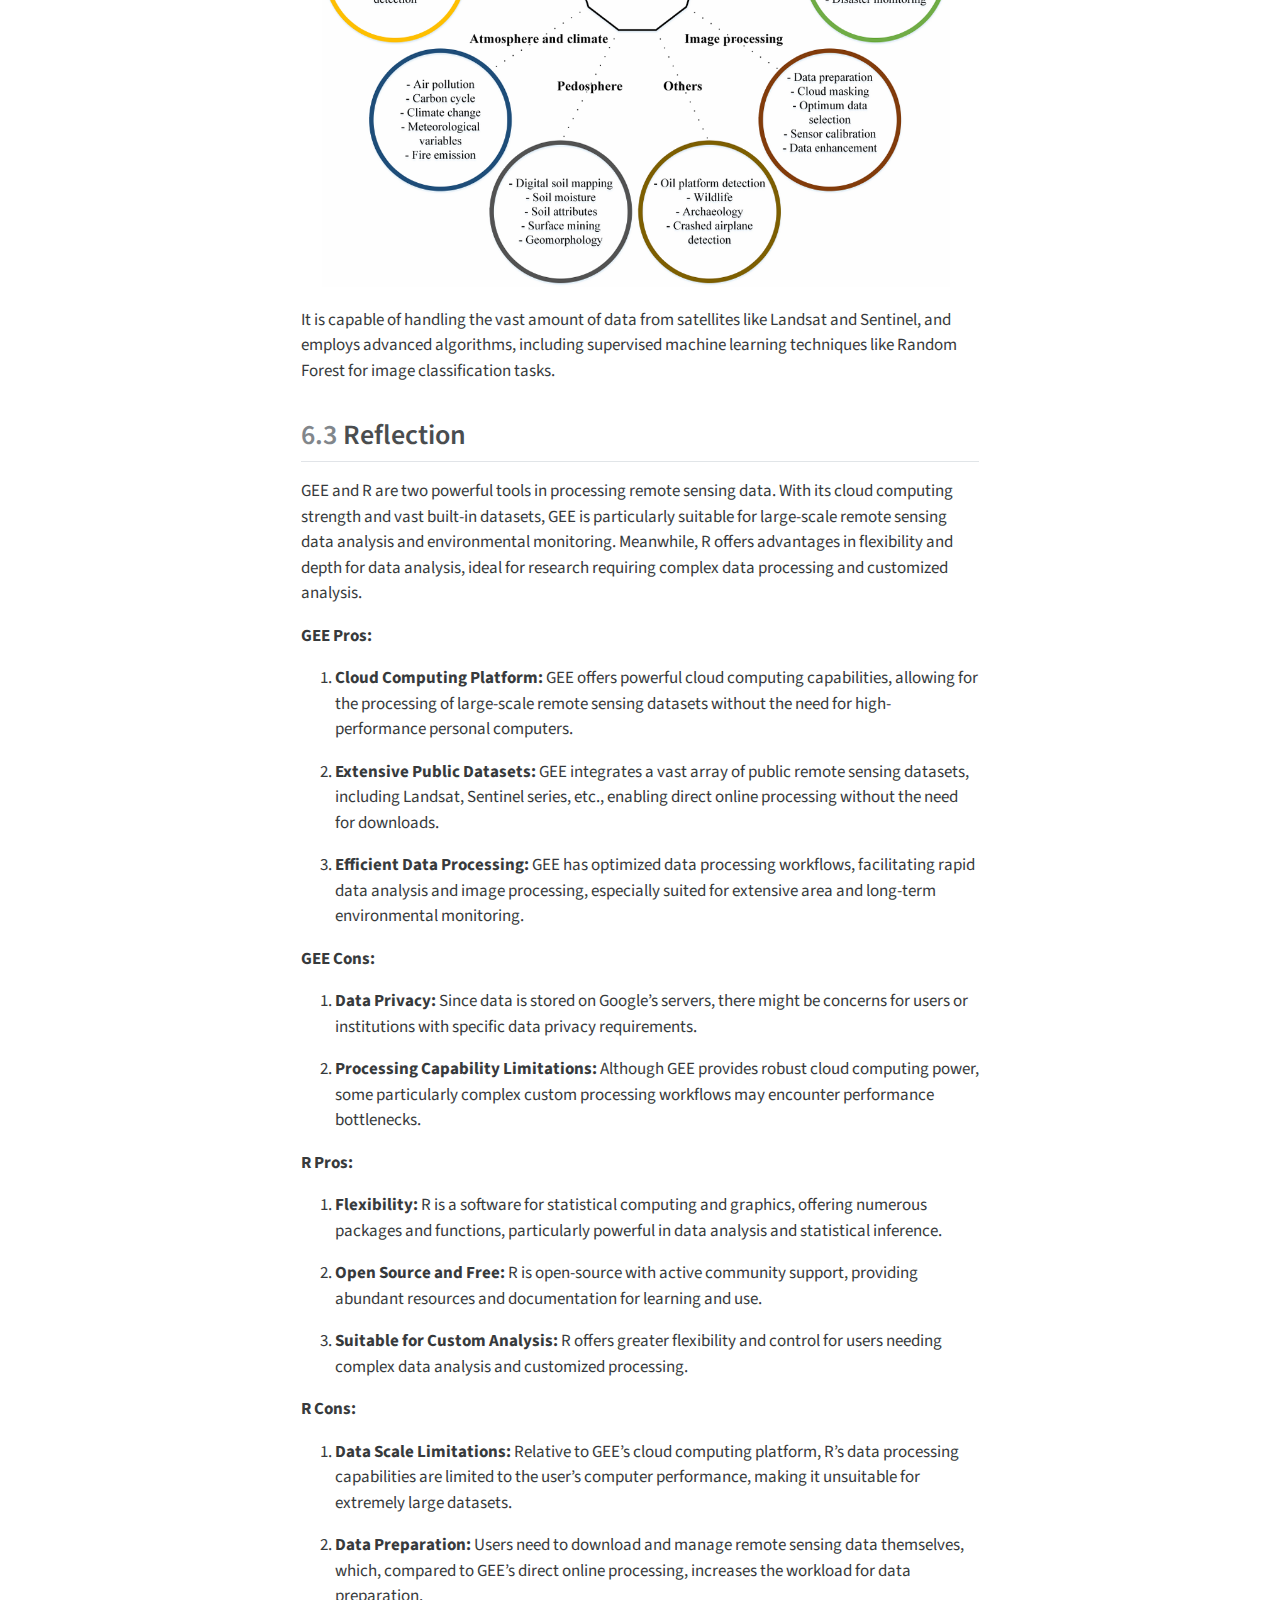
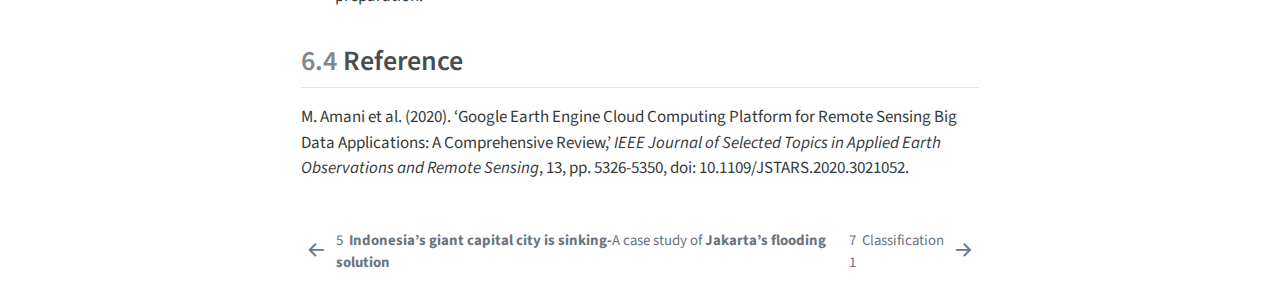
<file: docs/week6_GEE.html>
<!DOCTYPE html>
<html xmlns="http://www.w3.org/1999/xhtml" lang="en" xml:lang="en"><head>

<meta charset="utf-8">
<meta name="generator" content="quarto-1.3.450">

<meta name="viewport" content="width=device-width, initial-scale=1.0, user-scalable=yes">


<title>Oline Learning Diary - 6&nbsp; Introduction to GEE</title>
<style>
code{white-space: pre-wrap;}
span.smallcaps{font-variant: small-caps;}
div.columns{display: flex; gap: min(4vw, 1.5em);}
div.column{flex: auto; overflow-x: auto;}
div.hanging-indent{margin-left: 1.5em; text-indent: -1.5em;}
ul.task-list{list-style: none;}
ul.task-list li input[type="checkbox"] {
  width: 0.8em;
  margin: 0 0.8em 0.2em -1em; /* quarto-specific, see https://github.com/quarto-dev/quarto-cli/issues/4556 */ 
  vertical-align: middle;
}
</style>


<script src="site_libs/quarto-nav/quarto-nav.js"></script>
<script src="site_libs/quarto-nav/headroom.min.js"></script>
<script src="site_libs/clipboard/clipboard.min.js"></script>
<script src="site_libs/quarto-search/autocomplete.umd.js"></script>
<script src="site_libs/quarto-search/fuse.min.js"></script>
<script src="site_libs/quarto-search/quarto-search.js"></script>
<meta name="quarto:offset" content="./">
<link href="./week7_Classification1.html" rel="next">
<link href="./week4_Policy.html" rel="prev">
<script src="site_libs/quarto-html/quarto.js"></script>
<script src="site_libs/quarto-html/popper.min.js"></script>
<script src="site_libs/quarto-html/tippy.umd.min.js"></script>
<script src="site_libs/quarto-html/anchor.min.js"></script>
<link href="site_libs/quarto-html/tippy.css" rel="stylesheet">
<link href="site_libs/quarto-html/quarto-syntax-highlighting.css" rel="stylesheet" id="quarto-text-highlighting-styles">
<script src="site_libs/bootstrap/bootstrap.min.js"></script>
<link href="site_libs/bootstrap/bootstrap-icons.css" rel="stylesheet">
<link href="site_libs/bootstrap/bootstrap.min.css" rel="stylesheet" id="quarto-bootstrap" data-mode="light">
<script id="quarto-search-options" type="application/json">{
  "location": "sidebar",
  "copy-button": false,
  "collapse-after": 3,
  "panel-placement": "start",
  "type": "textbox",
  "limit": 20,
  "language": {
    "search-no-results-text": "No results",
    "search-matching-documents-text": "matching documents",
    "search-copy-link-title": "Copy link to search",
    "search-hide-matches-text": "Hide additional matches",
    "search-more-match-text": "more match in this document",
    "search-more-matches-text": "more matches in this document",
    "search-clear-button-title": "Clear",
    "search-detached-cancel-button-title": "Cancel",
    "search-submit-button-title": "Submit",
    "search-label": "Search"
  }
}</script>


</head>

<body class="nav-sidebar floating">

<div id="quarto-search-results"></div>
  <header id="quarto-header" class="headroom fixed-top">
  <nav class="quarto-secondary-nav">
    <div class="container-fluid d-flex">
      <button type="button" class="quarto-btn-toggle btn" data-bs-toggle="collapse" data-bs-target="#quarto-sidebar,#quarto-sidebar-glass" aria-controls="quarto-sidebar" aria-expanded="false" aria-label="Toggle sidebar navigation" onclick="if (window.quartoToggleHeadroom) { window.quartoToggleHeadroom(); }">
        <i class="bi bi-layout-text-sidebar-reverse"></i>
      </button>
      <nav class="quarto-page-breadcrumbs" aria-label="breadcrumb"><ol class="breadcrumb"><li class="breadcrumb-item"><a href="./week6_GEE.html"><span class="chapter-number">6</span>&nbsp; <span class="chapter-title">Introduction to GEE</span></a></li></ol></nav>
      <a class="flex-grow-1" role="button" data-bs-toggle="collapse" data-bs-target="#quarto-sidebar,#quarto-sidebar-glass" aria-controls="quarto-sidebar" aria-expanded="false" aria-label="Toggle sidebar navigation" onclick="if (window.quartoToggleHeadroom) { window.quartoToggleHeadroom(); }">      
      </a>
      <button type="button" class="btn quarto-search-button" aria-label="" onclick="window.quartoOpenSearch();">
        <i class="bi bi-search"></i>
      </button>
    </div>
  </nav>
</header>
<!-- content -->
<div id="quarto-content" class="quarto-container page-columns page-rows-contents page-layout-article">
<!-- sidebar -->
  <nav id="quarto-sidebar" class="sidebar collapse collapse-horizontal sidebar-navigation floating overflow-auto">
    <div class="pt-lg-2 mt-2 text-left sidebar-header">
    <div class="sidebar-title mb-0 py-0">
      <a href="./">Oline Learning Diary</a> 
    </div>
      </div>
        <div class="mt-2 flex-shrink-0 align-items-center">
        <div class="sidebar-search">
        <div id="quarto-search" class="" title="Search"></div>
        </div>
        </div>
    <div class="sidebar-menu-container"> 
    <ul class="list-unstyled mt-1">
        <li class="sidebar-item">
  <div class="sidebar-item-container"> 
  <a href="./index.html" class="sidebar-item-text sidebar-link">
 <span class="menu-text"><span class="chapter-number">1</span>&nbsp; <span class="chapter-title">Introduction</span></span></a>
  </div>
</li>
        <li class="sidebar-item">
  <div class="sidebar-item-container"> 
  <a href="./week1_Introduction.html" class="sidebar-item-text sidebar-link">
 <span class="menu-text"><span class="chapter-number">2</span>&nbsp; <span class="chapter-title">Introduction to Remote Sensing</span></span></a>
  </div>
</li>
        <li class="sidebar-item">
  <div class="sidebar-item-container"> 
  <a href="./week2_Xaringan.html" class="sidebar-item-text sidebar-link">
 <span class="menu-text"><span class="chapter-number">3</span>&nbsp; <span class="chapter-title">Xaringan</span></span></a>
  </div>
</li>
        <li class="sidebar-item">
  <div class="sidebar-item-container"> 
  <a href="./week3_Correction.html" class="sidebar-item-text sidebar-link">
 <span class="menu-text"><span class="chapter-number">4</span>&nbsp; <span class="chapter-title">Correction</span></span></a>
  </div>
</li>
        <li class="sidebar-item">
  <div class="sidebar-item-container"> 
  <a href="./week4_Policy.html" class="sidebar-item-text sidebar-link">
 <span class="menu-text"><span class="chapter-number">5</span>&nbsp; <span class="chapter-title"><strong>Indonesia’s giant capital city is sinking-</strong>A case study of <strong>Jakarta’s flooding solution</strong></span></span></a>
  </div>
</li>
        <li class="sidebar-item">
  <div class="sidebar-item-container"> 
  <a href="./week6_GEE.html" class="sidebar-item-text sidebar-link active">
 <span class="menu-text"><span class="chapter-number">6</span>&nbsp; <span class="chapter-title">Introduction to GEE</span></span></a>
  </div>
</li>
        <li class="sidebar-item">
  <div class="sidebar-item-container"> 
  <a href="./week7_Classification1.html" class="sidebar-item-text sidebar-link">
 <span class="menu-text"><span class="chapter-number">7</span>&nbsp; <span class="chapter-title">Classification 1</span></span></a>
  </div>
</li>
        <li class="sidebar-item">
  <div class="sidebar-item-container"> 
  <a href="./week8_Classification2.html" class="sidebar-item-text sidebar-link">
 <span class="menu-text"><span class="chapter-number">8</span>&nbsp; <span class="chapter-title">Classification 2</span></span></a>
  </div>
</li>
        <li class="sidebar-item">
  <div class="sidebar-item-container"> 
  <a href="./week9_Temperature.html" class="sidebar-item-text sidebar-link">
 <span class="menu-text"><span class="chapter-number">9</span>&nbsp; <span class="chapter-title">Temperature</span></span></a>
  </div>
</li>
    </ul>
    </div>
</nav>
<div id="quarto-sidebar-glass" data-bs-toggle="collapse" data-bs-target="#quarto-sidebar,#quarto-sidebar-glass"></div>
<!-- margin-sidebar -->
    <div id="quarto-margin-sidebar" class="sidebar margin-sidebar">
        <nav id="TOC" role="doc-toc" class="toc-active">
    <h2 id="toc-title">Table of contents</h2>
   
  <ul>
  <li><a href="#summary" id="toc-summary" class="nav-link active" data-scroll-target="#summary"><span class="header-section-number">6.1</span> Summary</a>
  <ul class="collapse">
  <li><a href="#common-workflow-of-gee" id="toc-common-workflow-of-gee" class="nav-link" data-scroll-target="#common-workflow-of-gee"><span class="header-section-number">6.1.1</span> Common workflow of GEE</a></li>
  </ul></li>
  <li><a href="#application" id="toc-application" class="nav-link" data-scroll-target="#application"><span class="header-section-number">6.2</span> Application</a></li>
  <li><a href="#reflection" id="toc-reflection" class="nav-link" data-scroll-target="#reflection"><span class="header-section-number">6.3</span> Reflection</a></li>
  <li><a href="#reference" id="toc-reference" class="nav-link" data-scroll-target="#reference"><span class="header-section-number">6.4</span> Reference</a></li>
  </ul>
</nav>
    </div>
<!-- main -->
<main class="content" id="quarto-document-content">

<header id="title-block-header" class="quarto-title-block default">
<div class="quarto-title">
<h1 class="title"><span class="chapter-number">6</span>&nbsp; <span class="chapter-title">Introduction to GEE</span></h1>
</div>



<div class="quarto-title-meta">

    
  
    
  </div>
  

</header>

<section id="summary" class="level2" data-number="6.1">
<h2 data-number="6.1" class="anchored" data-anchor-id="summary"><span class="header-section-number">6.1</span> Summary</h2>
<p>GEE is a cloud-based platform for planetary-scale environmental data analysis that allows users to access and analyze vast amounts of geospatial data stored on Google’s servers. The platform uses JavaScript for data analysis, and the webpage provides a brief introduction to the necessary JavaScript concepts for using GEE.</p>
<section id="common-workflow-of-gee" class="level3" data-number="6.1.1">
<h3 data-number="6.1.1" class="anchored" data-anchor-id="common-workflow-of-gee"><span class="header-section-number">6.1.1</span> Common workflow of GEE</h3>
<section id="creating-points-and-centering-the-map" class="level4" data-number="6.1.1.1">
<h4 data-number="6.1.1.1" class="anchored" data-anchor-id="creating-points-and-centering-the-map"><span class="header-section-number">6.1.1.1</span> <strong>Creating Points and Centering the Map:</strong></h4>
<ul>
<li><p>Create a geographic point using coordinates and then center the map on this point. <strong><code>ee.Geometry.Point([longitude, latitude])</code></strong></p></li>
<li><p>Centers the map on this point with a specified zoom level using <strong><code>Map.centerObject(point, zoomLevel)</code></strong>.</p></li>
</ul>
</section>
<section id="load-landsat-data" class="level4" data-number="6.1.1.2">
<h4 data-number="6.1.1.2" class="anchored" data-anchor-id="load-landsat-data"><span class="header-section-number">6.1.1.2</span> <strong>Load Landsat Data:</strong></h4>
<ul>
<li><p>Filter the Landsat dataset by date, using <strong><code>ee.ImageCollection('LANDSAT/LC09/C02/T1_L2').filterDate('start-date', 'end-date')</code></strong>, to load images from a specific time period.</p></li>
<li><p>Display the Landsat data on the map and specify which bands to visualize <strong><code>Map.addLayer(dataset, {bands: ["SR_B4", "SR_B3", "SR_B2"]}, "Landsat 9")</code></strong></p></li>
</ul>
</section>
<section id="filter-and-display-images" class="level4" data-number="6.1.1.3">
<h4 data-number="6.1.1.3" class="anchored" data-anchor-id="filter-and-display-images"><span class="header-section-number">6.1.1.3</span> <strong>Filter and Display Images:</strong></h4>
<ul>
<li>More advanced filtering options, including filtering by date range, geographic bounds (using the previously created point or polygon), and cloud cover.</li>
</ul>
</section>
<section id="deal-with-multiple-images" class="level4" data-number="6.1.1.4">
<h4 data-number="6.1.1.4" class="anchored" data-anchor-id="deal-with-multiple-images"><span class="header-section-number">6.1.1.4</span> <strong>Deal with Multiple Images:</strong></h4>
<ul>
<li>Select a single image from the collection, reduce the collection to a single representative image using statistical reducers (e.g., median), and mosaic images to create a composite image.</li>
</ul>
</section>
</section>
</section>
<section id="application" class="level2" data-number="6.2">
<h2 data-number="6.2" class="anchored" data-anchor-id="application"><span class="header-section-number">6.2</span> Application</h2>
<p>According to Meisam’s comprehensive review, GEE is a cloud computing platform developed by Google to address the challenges of analyzing big data from remote sensing systems. It offers a solution by facilitating the processing of large geospatial data sets over extensive areas and long periods, making it a powerful tool for environmental monitoring and analysis. GEE has been particularly useful in applications such as land cover/land use classification, hydrology, urban planning, natural disaster analysis, climate studies, and image processing.</p>
<p><img src="images/GEE_application.png" class="img-fluid"></p>
<p>It is capable of handling the vast amount of data from satellites like Landsat and Sentinel, and employs advanced algorithms, including supervised machine learning techniques like Random Forest for image classification tasks.</p>
</section>
<section id="reflection" class="level2" data-number="6.3">
<h2 data-number="6.3" class="anchored" data-anchor-id="reflection"><span class="header-section-number">6.3</span> Reflection</h2>
<p>GEE and R are two powerful tools in processing remote sensing data. With its cloud computing strength and vast built-in datasets, GEE is particularly suitable for large-scale remote sensing data analysis and environmental monitoring. Meanwhile, R offers advantages in flexibility and depth for data analysis, ideal for research requiring complex data processing and customized analysis.</p>
<p><strong>GEE Pros:</strong></p>
<ol type="1">
<li><p><strong>Cloud Computing Platform:</strong> GEE offers powerful cloud computing capabilities, allowing for the processing of large-scale remote sensing datasets without the need for high-performance personal computers.</p></li>
<li><p><strong>Extensive Public Datasets:</strong> GEE integrates a vast array of public remote sensing datasets, including Landsat, Sentinel series, etc., enabling direct online processing without the need for downloads.</p></li>
<li><p><strong>Efficient Data Processing:</strong> GEE has optimized data processing workflows, facilitating rapid data analysis and image processing, especially suited for extensive area and long-term environmental monitoring.</p></li>
</ol>
<p><strong>GEE Cons:</strong></p>
<ol type="1">
<li><p><strong>Data Privacy:</strong> Since data is stored on Google’s servers, there might be concerns for users or institutions with specific data privacy requirements.</p></li>
<li><p><strong>Processing Capability Limitations:</strong> Although GEE provides robust cloud computing power, some particularly complex custom processing workflows may encounter performance bottlenecks.</p></li>
</ol>
<p><strong>R Pros:</strong></p>
<ol type="1">
<li><p><strong>Flexibility:</strong> R is a software for statistical computing and graphics, offering numerous packages and functions, particularly powerful in data analysis and statistical inference.</p></li>
<li><p><strong>Open Source and Free:</strong> R is open-source with active community support, providing abundant resources and documentation for learning and use.</p></li>
<li><p><strong>Suitable for Custom Analysis:</strong> R offers greater flexibility and control for users needing complex data analysis and customized processing.</p></li>
</ol>
<p><strong>R Cons:</strong></p>
<ol type="1">
<li><p><strong>Data Scale Limitations:</strong> Relative to GEE’s cloud computing platform, R’s data processing capabilities are limited to the user’s computer performance, making it unsuitable for extremely large datasets.</p></li>
<li><p><strong>Data Preparation:</strong> Users need to download and manage remote sensing data themselves, which, compared to GEE’s direct online processing, increases the workload for data preparation.</p></li>
</ol>
</section>
<section id="reference" class="level2" data-number="6.4">
<h2 data-number="6.4" class="anchored" data-anchor-id="reference"><span class="header-section-number">6.4</span> Reference</h2>
<p>M. Amani et al.&nbsp;(2020). ‘Google Earth Engine Cloud Computing Platform for Remote Sensing Big Data Applications: A Comprehensive Review,’ <em>IEEE Journal of Selected Topics in Applied Earth Observations and Remote Sensing</em>, 13, pp.&nbsp;5326-5350, doi: 10.1109/JSTARS.2020.3021052.</p>


</section>

</main> <!-- /main -->
<script id="quarto-html-after-body" type="application/javascript">
window.document.addEventListener("DOMContentLoaded", function (event) {
  const toggleBodyColorMode = (bsSheetEl) => {
    const mode = bsSheetEl.getAttribute("data-mode");
    const bodyEl = window.document.querySelector("body");
    if (mode === "dark") {
      bodyEl.classList.add("quarto-dark");
      bodyEl.classList.remove("quarto-light");
    } else {
      bodyEl.classList.add("quarto-light");
      bodyEl.classList.remove("quarto-dark");
    }
  }
  const toggleBodyColorPrimary = () => {
    const bsSheetEl = window.document.querySelector("link#quarto-bootstrap");
    if (bsSheetEl) {
      toggleBodyColorMode(bsSheetEl);
    }
  }
  toggleBodyColorPrimary();  
  const icon = "";
  const anchorJS = new window.AnchorJS();
  anchorJS.options = {
    placement: 'right',
    icon: icon
  };
  anchorJS.add('.anchored');
  const isCodeAnnotation = (el) => {
    for (const clz of el.classList) {
      if (clz.startsWith('code-annotation-')) {                     
        return true;
      }
    }
    return false;
  }
  const clipboard = new window.ClipboardJS('.code-copy-button', {
    text: function(trigger) {
      const codeEl = trigger.previousElementSibling.cloneNode(true);
      for (const childEl of codeEl.children) {
        if (isCodeAnnotation(childEl)) {
          childEl.remove();
        }
      }
      return codeEl.innerText;
    }
  });
  clipboard.on('success', function(e) {
    // button target
    const button = e.trigger;
    // don't keep focus
    button.blur();
    // flash "checked"
    button.classList.add('code-copy-button-checked');
    var currentTitle = button.getAttribute("title");
    button.setAttribute("title", "Copied!");
    let tooltip;
    if (window.bootstrap) {
      button.setAttribute("data-bs-toggle", "tooltip");
      button.setAttribute("data-bs-placement", "left");
      button.setAttribute("data-bs-title", "Copied!");
      tooltip = new bootstrap.Tooltip(button, 
        { trigger: "manual", 
          customClass: "code-copy-button-tooltip",
          offset: [0, -8]});
      tooltip.show();    
    }
    setTimeout(function() {
      if (tooltip) {
        tooltip.hide();
        button.removeAttribute("data-bs-title");
        button.removeAttribute("data-bs-toggle");
        button.removeAttribute("data-bs-placement");
      }
      button.setAttribute("title", currentTitle);
      button.classList.remove('code-copy-button-checked');
    }, 1000);
    // clear code selection
    e.clearSelection();
  });
  function tippyHover(el, contentFn) {
    const config = {
      allowHTML: true,
      content: contentFn,
      maxWidth: 500,
      delay: 100,
      arrow: false,
      appendTo: function(el) {
          return el.parentElement;
      },
      interactive: true,
      interactiveBorder: 10,
      theme: 'quarto',
      placement: 'bottom-start'
    };
    window.tippy(el, config); 
  }
  const noterefs = window.document.querySelectorAll('a[role="doc-noteref"]');
  for (var i=0; i<noterefs.length; i++) {
    const ref = noterefs[i];
    tippyHover(ref, function() {
      // use id or data attribute instead here
      let href = ref.getAttribute('data-footnote-href') || ref.getAttribute('href');
      try { href = new URL(href).hash; } catch {}
      const id = href.replace(/^#\/?/, "");
      const note = window.document.getElementById(id);
      return note.innerHTML;
    });
  }
      let selectedAnnoteEl;
      const selectorForAnnotation = ( cell, annotation) => {
        let cellAttr = 'data-code-cell="' + cell + '"';
        let lineAttr = 'data-code-annotation="' +  annotation + '"';
        const selector = 'span[' + cellAttr + '][' + lineAttr + ']';
        return selector;
      }
      const selectCodeLines = (annoteEl) => {
        const doc = window.document;
        const targetCell = annoteEl.getAttribute("data-target-cell");
        const targetAnnotation = annoteEl.getAttribute("data-target-annotation");
        const annoteSpan = window.document.querySelector(selectorForAnnotation(targetCell, targetAnnotation));
        const lines = annoteSpan.getAttribute("data-code-lines").split(",");
        const lineIds = lines.map((line) => {
          return targetCell + "-" + line;
        })
        let top = null;
        let height = null;
        let parent = null;
        if (lineIds.length > 0) {
            //compute the position of the single el (top and bottom and make a div)
            const el = window.document.getElementById(lineIds[0]);
            top = el.offsetTop;
            height = el.offsetHeight;
            parent = el.parentElement.parentElement;
          if (lineIds.length > 1) {
            const lastEl = window.document.getElementById(lineIds[lineIds.length - 1]);
            const bottom = lastEl.offsetTop + lastEl.offsetHeight;
            height = bottom - top;
          }
          if (top !== null && height !== null && parent !== null) {
            // cook up a div (if necessary) and position it 
            let div = window.document.getElementById("code-annotation-line-highlight");
            if (div === null) {
              div = window.document.createElement("div");
              div.setAttribute("id", "code-annotation-line-highlight");
              div.style.position = 'absolute';
              parent.appendChild(div);
            }
            div.style.top = top - 2 + "px";
            div.style.height = height + 4 + "px";
            let gutterDiv = window.document.getElementById("code-annotation-line-highlight-gutter");
            if (gutterDiv === null) {
              gutterDiv = window.document.createElement("div");
              gutterDiv.setAttribute("id", "code-annotation-line-highlight-gutter");
              gutterDiv.style.position = 'absolute';
              const codeCell = window.document.getElementById(targetCell);
              const gutter = codeCell.querySelector('.code-annotation-gutter');
              gutter.appendChild(gutterDiv);
            }
            gutterDiv.style.top = top - 2 + "px";
            gutterDiv.style.height = height + 4 + "px";
          }
          selectedAnnoteEl = annoteEl;
        }
      };
      const unselectCodeLines = () => {
        const elementsIds = ["code-annotation-line-highlight", "code-annotation-line-highlight-gutter"];
        elementsIds.forEach((elId) => {
          const div = window.document.getElementById(elId);
          if (div) {
            div.remove();
          }
        });
        selectedAnnoteEl = undefined;
      };
      // Attach click handler to the DT
      const annoteDls = window.document.querySelectorAll('dt[data-target-cell]');
      for (const annoteDlNode of annoteDls) {
        annoteDlNode.addEventListener('click', (event) => {
          const clickedEl = event.target;
          if (clickedEl !== selectedAnnoteEl) {
            unselectCodeLines();
            const activeEl = window.document.querySelector('dt[data-target-cell].code-annotation-active');
            if (activeEl) {
              activeEl.classList.remove('code-annotation-active');
            }
            selectCodeLines(clickedEl);
            clickedEl.classList.add('code-annotation-active');
          } else {
            // Unselect the line
            unselectCodeLines();
            clickedEl.classList.remove('code-annotation-active');
          }
        });
      }
  const findCites = (el) => {
    const parentEl = el.parentElement;
    if (parentEl) {
      const cites = parentEl.dataset.cites;
      if (cites) {
        return {
          el,
          cites: cites.split(' ')
        };
      } else {
        return findCites(el.parentElement)
      }
    } else {
      return undefined;
    }
  };
  var bibliorefs = window.document.querySelectorAll('a[role="doc-biblioref"]');
  for (var i=0; i<bibliorefs.length; i++) {
    const ref = bibliorefs[i];
    const citeInfo = findCites(ref);
    if (citeInfo) {
      tippyHover(citeInfo.el, function() {
        var popup = window.document.createElement('div');
        citeInfo.cites.forEach(function(cite) {
          var citeDiv = window.document.createElement('div');
          citeDiv.classList.add('hanging-indent');
          citeDiv.classList.add('csl-entry');
          var biblioDiv = window.document.getElementById('ref-' + cite);
          if (biblioDiv) {
            citeDiv.innerHTML = biblioDiv.innerHTML;
          }
          popup.appendChild(citeDiv);
        });
        return popup.innerHTML;
      });
    }
  }
});
</script>
<nav class="page-navigation">
  <div class="nav-page nav-page-previous">
      <a href="./week4_Policy.html" class="pagination-link">
        <i class="bi bi-arrow-left-short"></i> <span class="nav-page-text"><span class="chapter-number">5</span>&nbsp; <span class="chapter-title"><strong>Indonesia’s giant capital city is sinking-</strong>A case study of <strong>Jakarta’s flooding solution</strong></span></span>
      </a>          
  </div>
  <div class="nav-page nav-page-next">
      <a href="./week7_Classification1.html" class="pagination-link">
        <span class="nav-page-text"><span class="chapter-number">7</span>&nbsp; <span class="chapter-title">Classification 1</span></span> <i class="bi bi-arrow-right-short"></i>
      </a>
  </div>
</nav>
</div> <!-- /content -->



</body></html>
</file>
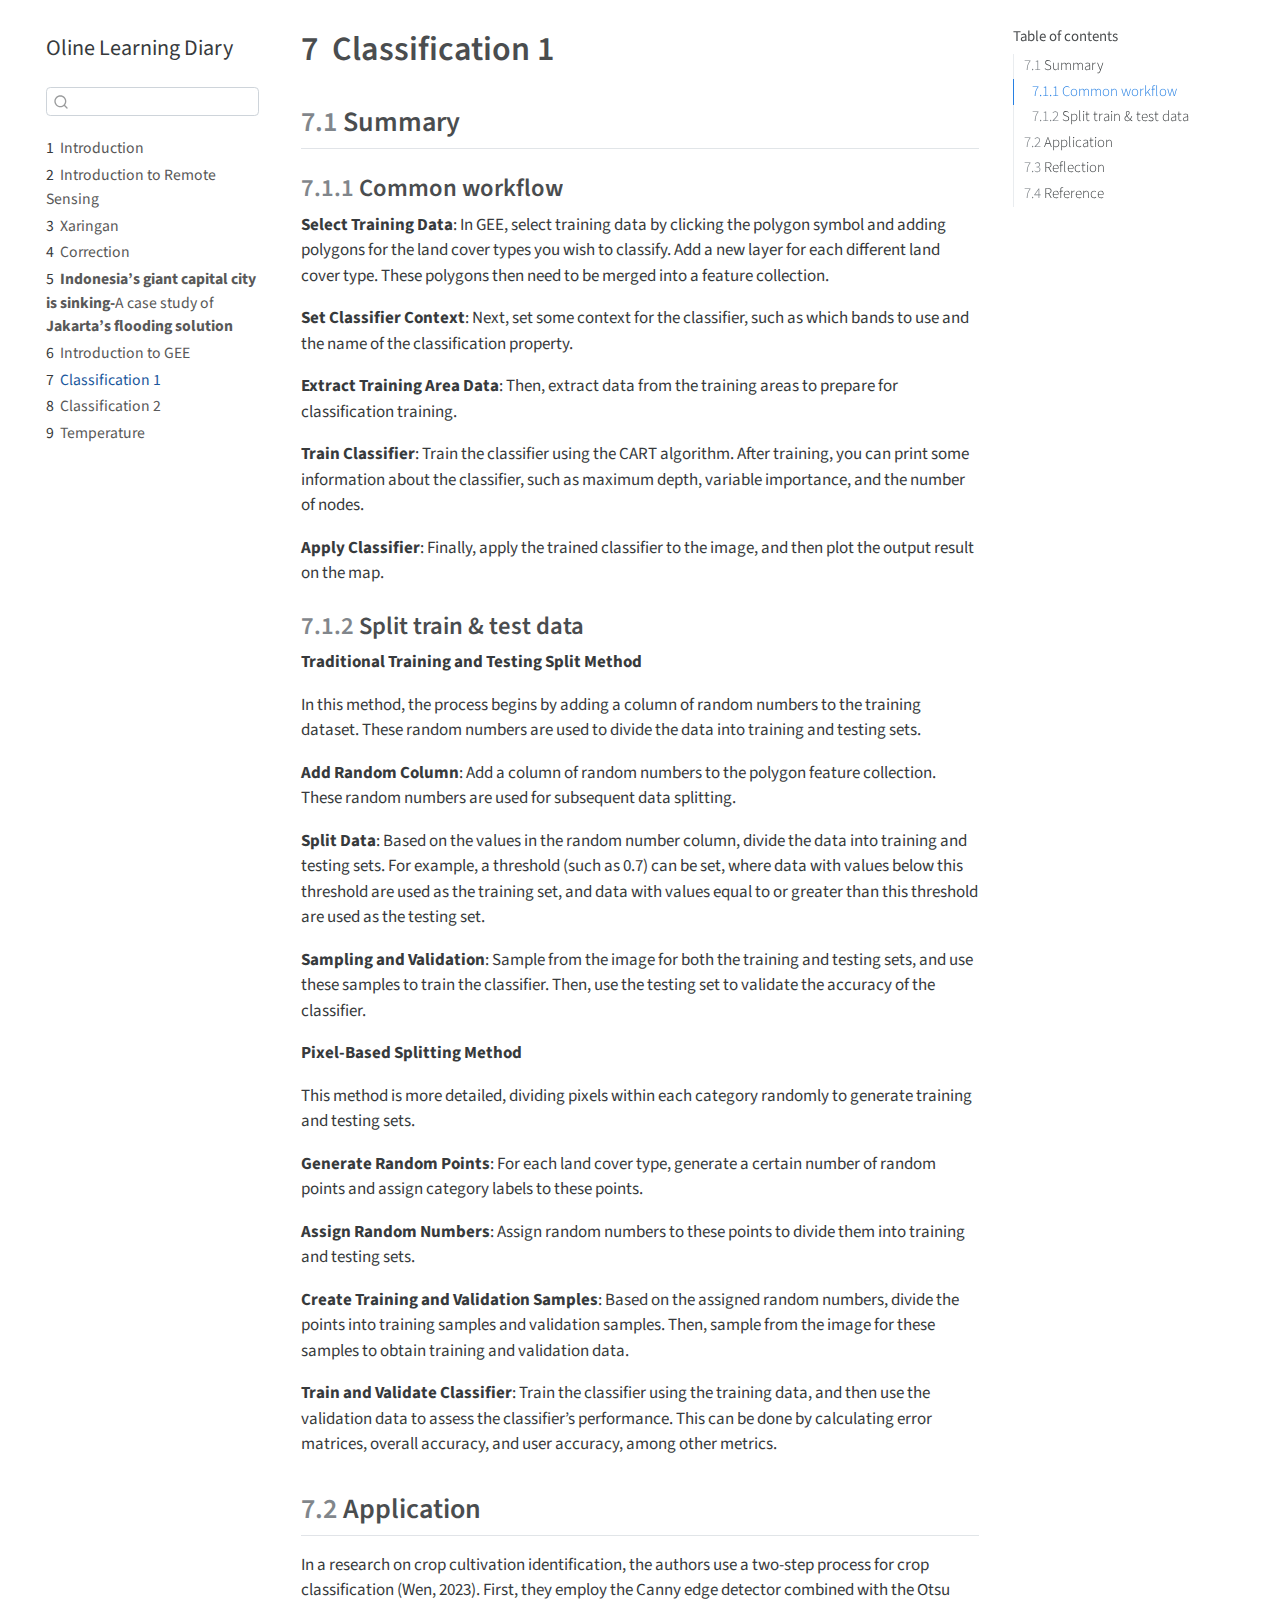
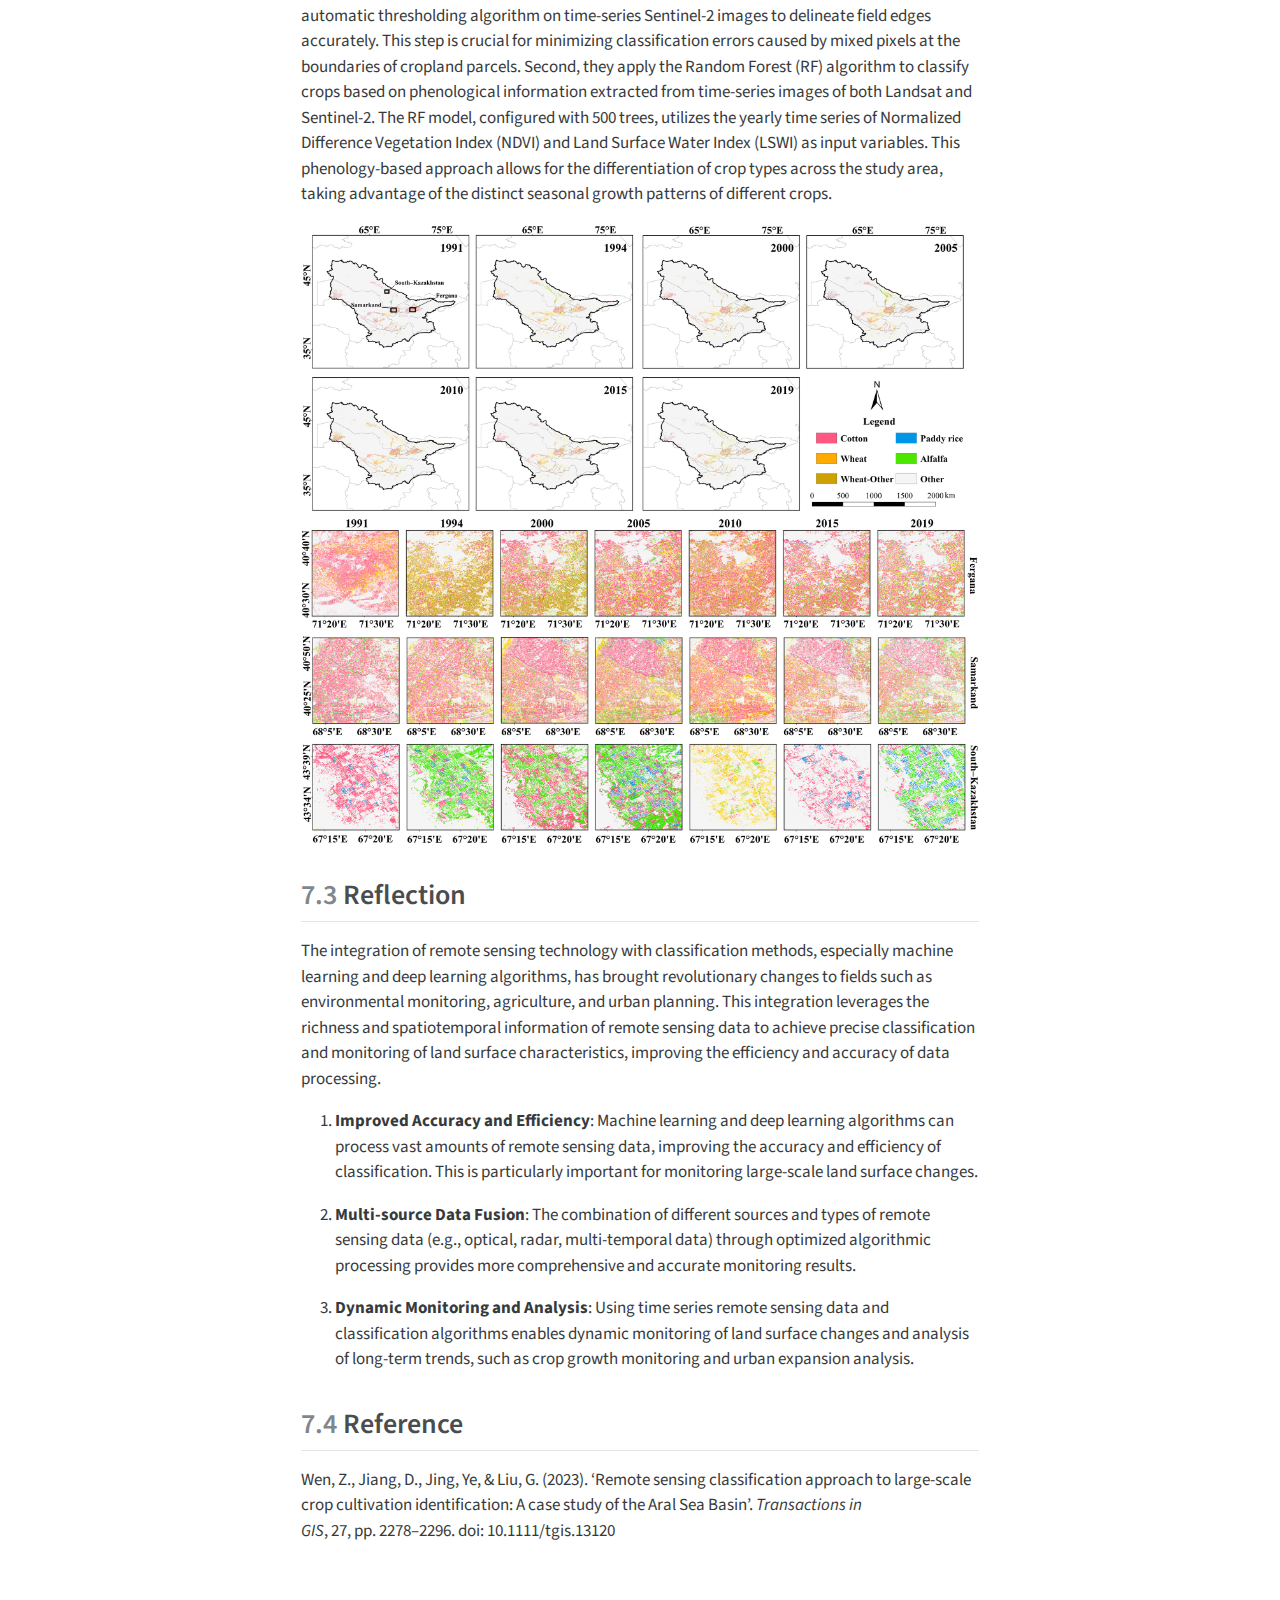
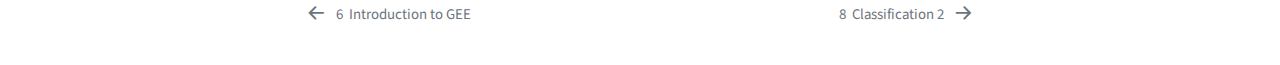
<file: docs/week7_Classification1.html>
<!DOCTYPE html>
<html xmlns="http://www.w3.org/1999/xhtml" lang="en" xml:lang="en"><head>

<meta charset="utf-8">
<meta name="generator" content="quarto-1.3.450">

<meta name="viewport" content="width=device-width, initial-scale=1.0, user-scalable=yes">


<title>Oline Learning Diary - 7&nbsp; Classification 1</title>
<style>
code{white-space: pre-wrap;}
span.smallcaps{font-variant: small-caps;}
div.columns{display: flex; gap: min(4vw, 1.5em);}
div.column{flex: auto; overflow-x: auto;}
div.hanging-indent{margin-left: 1.5em; text-indent: -1.5em;}
ul.task-list{list-style: none;}
ul.task-list li input[type="checkbox"] {
  width: 0.8em;
  margin: 0 0.8em 0.2em -1em; /* quarto-specific, see https://github.com/quarto-dev/quarto-cli/issues/4556 */ 
  vertical-align: middle;
}
</style>


<script src="site_libs/quarto-nav/quarto-nav.js"></script>
<script src="site_libs/quarto-nav/headroom.min.js"></script>
<script src="site_libs/clipboard/clipboard.min.js"></script>
<script src="site_libs/quarto-search/autocomplete.umd.js"></script>
<script src="site_libs/quarto-search/fuse.min.js"></script>
<script src="site_libs/quarto-search/quarto-search.js"></script>
<meta name="quarto:offset" content="./">
<link href="./week8_Classification2.html" rel="next">
<link href="./week6_GEE.html" rel="prev">
<script src="site_libs/quarto-html/quarto.js"></script>
<script src="site_libs/quarto-html/popper.min.js"></script>
<script src="site_libs/quarto-html/tippy.umd.min.js"></script>
<script src="site_libs/quarto-html/anchor.min.js"></script>
<link href="site_libs/quarto-html/tippy.css" rel="stylesheet">
<link href="site_libs/quarto-html/quarto-syntax-highlighting.css" rel="stylesheet" id="quarto-text-highlighting-styles">
<script src="site_libs/bootstrap/bootstrap.min.js"></script>
<link href="site_libs/bootstrap/bootstrap-icons.css" rel="stylesheet">
<link href="site_libs/bootstrap/bootstrap.min.css" rel="stylesheet" id="quarto-bootstrap" data-mode="light">
<script id="quarto-search-options" type="application/json">{
  "location": "sidebar",
  "copy-button": false,
  "collapse-after": 3,
  "panel-placement": "start",
  "type": "textbox",
  "limit": 20,
  "language": {
    "search-no-results-text": "No results",
    "search-matching-documents-text": "matching documents",
    "search-copy-link-title": "Copy link to search",
    "search-hide-matches-text": "Hide additional matches",
    "search-more-match-text": "more match in this document",
    "search-more-matches-text": "more matches in this document",
    "search-clear-button-title": "Clear",
    "search-detached-cancel-button-title": "Cancel",
    "search-submit-button-title": "Submit",
    "search-label": "Search"
  }
}</script>


</head>

<body class="nav-sidebar floating">

<div id="quarto-search-results"></div>
  <header id="quarto-header" class="headroom fixed-top">
  <nav class="quarto-secondary-nav">
    <div class="container-fluid d-flex">
      <button type="button" class="quarto-btn-toggle btn" data-bs-toggle="collapse" data-bs-target="#quarto-sidebar,#quarto-sidebar-glass" aria-controls="quarto-sidebar" aria-expanded="false" aria-label="Toggle sidebar navigation" onclick="if (window.quartoToggleHeadroom) { window.quartoToggleHeadroom(); }">
        <i class="bi bi-layout-text-sidebar-reverse"></i>
      </button>
      <nav class="quarto-page-breadcrumbs" aria-label="breadcrumb"><ol class="breadcrumb"><li class="breadcrumb-item"><a href="./week7_Classification1.html"><span class="chapter-number">7</span>&nbsp; <span class="chapter-title">Classification 1</span></a></li></ol></nav>
      <a class="flex-grow-1" role="button" data-bs-toggle="collapse" data-bs-target="#quarto-sidebar,#quarto-sidebar-glass" aria-controls="quarto-sidebar" aria-expanded="false" aria-label="Toggle sidebar navigation" onclick="if (window.quartoToggleHeadroom) { window.quartoToggleHeadroom(); }">      
      </a>
      <button type="button" class="btn quarto-search-button" aria-label="" onclick="window.quartoOpenSearch();">
        <i class="bi bi-search"></i>
      </button>
    </div>
  </nav>
</header>
<!-- content -->
<div id="quarto-content" class="quarto-container page-columns page-rows-contents page-layout-article">
<!-- sidebar -->
  <nav id="quarto-sidebar" class="sidebar collapse collapse-horizontal sidebar-navigation floating overflow-auto">
    <div class="pt-lg-2 mt-2 text-left sidebar-header">
    <div class="sidebar-title mb-0 py-0">
      <a href="./">Oline Learning Diary</a> 
    </div>
      </div>
        <div class="mt-2 flex-shrink-0 align-items-center">
        <div class="sidebar-search">
        <div id="quarto-search" class="" title="Search"></div>
        </div>
        </div>
    <div class="sidebar-menu-container"> 
    <ul class="list-unstyled mt-1">
        <li class="sidebar-item">
  <div class="sidebar-item-container"> 
  <a href="./index.html" class="sidebar-item-text sidebar-link">
 <span class="menu-text"><span class="chapter-number">1</span>&nbsp; <span class="chapter-title">Introduction</span></span></a>
  </div>
</li>
        <li class="sidebar-item">
  <div class="sidebar-item-container"> 
  <a href="./week1_Introduction.html" class="sidebar-item-text sidebar-link">
 <span class="menu-text"><span class="chapter-number">2</span>&nbsp; <span class="chapter-title">Introduction to Remote Sensing</span></span></a>
  </div>
</li>
        <li class="sidebar-item">
  <div class="sidebar-item-container"> 
  <a href="./week2_Xaringan.html" class="sidebar-item-text sidebar-link">
 <span class="menu-text"><span class="chapter-number">3</span>&nbsp; <span class="chapter-title">Xaringan</span></span></a>
  </div>
</li>
        <li class="sidebar-item">
  <div class="sidebar-item-container"> 
  <a href="./week3_Correction.html" class="sidebar-item-text sidebar-link">
 <span class="menu-text"><span class="chapter-number">4</span>&nbsp; <span class="chapter-title">Correction</span></span></a>
  </div>
</li>
        <li class="sidebar-item">
  <div class="sidebar-item-container"> 
  <a href="./week4_Policy.html" class="sidebar-item-text sidebar-link">
 <span class="menu-text"><span class="chapter-number">5</span>&nbsp; <span class="chapter-title"><strong>Indonesia’s giant capital city is sinking-</strong>A case study of <strong>Jakarta’s flooding solution</strong></span></span></a>
  </div>
</li>
        <li class="sidebar-item">
  <div class="sidebar-item-container"> 
  <a href="./week6_GEE.html" class="sidebar-item-text sidebar-link">
 <span class="menu-text"><span class="chapter-number">6</span>&nbsp; <span class="chapter-title">Introduction to GEE</span></span></a>
  </div>
</li>
        <li class="sidebar-item">
  <div class="sidebar-item-container"> 
  <a href="./week7_Classification1.html" class="sidebar-item-text sidebar-link active">
 <span class="menu-text"><span class="chapter-number">7</span>&nbsp; <span class="chapter-title">Classification 1</span></span></a>
  </div>
</li>
        <li class="sidebar-item">
  <div class="sidebar-item-container"> 
  <a href="./week8_Classification2.html" class="sidebar-item-text sidebar-link">
 <span class="menu-text"><span class="chapter-number">8</span>&nbsp; <span class="chapter-title">Classification 2</span></span></a>
  </div>
</li>
        <li class="sidebar-item">
  <div class="sidebar-item-container"> 
  <a href="./week9_Temperature.html" class="sidebar-item-text sidebar-link">
 <span class="menu-text"><span class="chapter-number">9</span>&nbsp; <span class="chapter-title">Temperature</span></span></a>
  </div>
</li>
    </ul>
    </div>
</nav>
<div id="quarto-sidebar-glass" data-bs-toggle="collapse" data-bs-target="#quarto-sidebar,#quarto-sidebar-glass"></div>
<!-- margin-sidebar -->
    <div id="quarto-margin-sidebar" class="sidebar margin-sidebar">
        <nav id="TOC" role="doc-toc" class="toc-active">
    <h2 id="toc-title">Table of contents</h2>
   
  <ul>
  <li><a href="#summary" id="toc-summary" class="nav-link active" data-scroll-target="#summary"><span class="header-section-number">7.1</span> Summary</a>
  <ul class="collapse">
  <li><a href="#common-workflow" id="toc-common-workflow" class="nav-link" data-scroll-target="#common-workflow"><span class="header-section-number">7.1.1</span> Common workflow</a></li>
  <li><a href="#split-train-test-data" id="toc-split-train-test-data" class="nav-link" data-scroll-target="#split-train-test-data"><span class="header-section-number">7.1.2</span> Split train &amp; test data</a></li>
  </ul></li>
  <li><a href="#application" id="toc-application" class="nav-link" data-scroll-target="#application"><span class="header-section-number">7.2</span> Application</a></li>
  <li><a href="#reflection" id="toc-reflection" class="nav-link" data-scroll-target="#reflection"><span class="header-section-number">7.3</span> Reflection</a></li>
  <li><a href="#reference" id="toc-reference" class="nav-link" data-scroll-target="#reference"><span class="header-section-number">7.4</span> Reference</a></li>
  </ul>
</nav>
    </div>
<!-- main -->
<main class="content" id="quarto-document-content">

<header id="title-block-header" class="quarto-title-block default">
<div class="quarto-title">
<h1 class="title"><span class="chapter-number">7</span>&nbsp; <span class="chapter-title">Classification 1</span></h1>
</div>



<div class="quarto-title-meta">

    
  
    
  </div>
  

</header>

<section id="summary" class="level2" data-number="7.1">
<h2 data-number="7.1" class="anchored" data-anchor-id="summary"><span class="header-section-number">7.1</span> Summary</h2>
<section id="common-workflow" class="level3" data-number="7.1.1">
<h3 data-number="7.1.1" class="anchored" data-anchor-id="common-workflow"><span class="header-section-number">7.1.1</span> Common workflow</h3>
<p><strong>Select Training Data</strong>: In GEE, select training data by clicking the polygon symbol and adding polygons for the land cover types you wish to classify. Add a new layer for each different land cover type. These polygons then need to be merged into a feature collection.</p>
<p><strong>Set Classifier Context</strong>: Next, set some context for the classifier, such as which bands to use and the name of the classification property.</p>
<p><strong>Extract Training Area Data</strong>: Then, extract data from the training areas to prepare for classification training.</p>
<p><strong>Train Classifier</strong>: Train the classifier using the CART algorithm. After training, you can print some information about the classifier, such as maximum depth, variable importance, and the number of nodes.</p>
<p><strong>Apply Classifier</strong>: Finally, apply the trained classifier to the image, and then plot the output result on the map.</p>
</section>
<section id="split-train-test-data" class="level3" data-number="7.1.2">
<h3 data-number="7.1.2" class="anchored" data-anchor-id="split-train-test-data"><span class="header-section-number">7.1.2</span> Split train &amp; test data</h3>
<p><strong>Traditional Training and Testing Split Method</strong></p>
<p>In this method, the process begins by adding a column of random numbers to the training dataset. These random numbers are used to divide the data into training and testing sets.</p>
<p><strong>Add Random Column</strong>: Add a column of random numbers to the polygon feature collection. These random numbers are used for subsequent data splitting.</p>
<p><strong>Split Data</strong>: Based on the values in the random number column, divide the data into training and testing sets. For example, a threshold (such as 0.7) can be set, where data with values below this threshold are used as the training set, and data with values equal to or greater than this threshold are used as the testing set.</p>
<p><strong>Sampling and Validation</strong>: Sample from the image for both the training and testing sets, and use these samples to train the classifier. Then, use the testing set to validate the accuracy of the classifier.</p>
<p><strong>Pixel-Based Splitting Method</strong></p>
<p>This method is more detailed, dividing pixels within each category randomly to generate training and testing sets.</p>
<p><strong>Generate Random Points</strong>: For each land cover type, generate a certain number of random points and assign category labels to these points.</p>
<p><strong>Assign Random Numbers</strong>: Assign random numbers to these points to divide them into training and testing sets.</p>
<p><strong>Create Training and Validation Samples</strong>: Based on the assigned random numbers, divide the points into training samples and validation samples. Then, sample from the image for these samples to obtain training and validation data.</p>
<p><strong>Train and Validate Classifier</strong>: Train the classifier using the training data, and then use the validation data to assess the classifier’s performance. This can be done by calculating error matrices, overall accuracy, and user accuracy, among other metrics.</p>
</section>
</section>
<section id="application" class="level2" data-number="7.2">
<h2 data-number="7.2" class="anchored" data-anchor-id="application"><span class="header-section-number">7.2</span> Application</h2>
<p>In a research on crop cultivation identification, the authors use a two-step process for crop classification (Wen, 2023). First, they employ the Canny edge detector combined with the Otsu automatic thresholding algorithm on time-series Sentinel-2 images to delineate field edges accurately. This step is crucial for minimizing classification errors caused by mixed pixels at the boundaries of cropland parcels. Second, they apply the Random Forest (RF) algorithm to classify crops based on phenological information extracted from time-series images of both Landsat and Sentinel-2. The RF model, configured with 500 trees, utilizes the yearly time series of Normalized Difference Vegetation Index (NDVI) and Land Surface Water Index (LSWI) as input variables. This phenology-based approach allows for the differentiation of crop types across the study area, taking advantage of the distinct seasonal growth patterns of different crops.</p>
<p><img src="images/classi.jpg" class="img-fluid"></p>
</section>
<section id="reflection" class="level2" data-number="7.3">
<h2 data-number="7.3" class="anchored" data-anchor-id="reflection"><span class="header-section-number">7.3</span> Reflection</h2>
<p>The integration of remote sensing technology with classification methods, especially machine learning and deep learning algorithms, has brought revolutionary changes to fields such as environmental monitoring, agriculture, and urban planning. This integration leverages the richness and spatiotemporal information of remote sensing data to achieve precise classification and monitoring of land surface characteristics, improving the efficiency and accuracy of data processing.</p>
<ol type="1">
<li><p><strong>Improved Accuracy and Efficiency</strong>: Machine learning and deep learning algorithms can process vast amounts of remote sensing data, improving the accuracy and efficiency of classification. This is particularly important for monitoring large-scale land surface changes.</p></li>
<li><p><strong>Multi-source Data Fusion</strong>: The combination of different sources and types of remote sensing data (e.g., optical, radar, multi-temporal data) through optimized algorithmic processing provides more comprehensive and accurate monitoring results.</p></li>
<li><p><strong>Dynamic Monitoring and Analysis</strong>: Using time series remote sensing data and classification algorithms enables dynamic monitoring of land surface changes and analysis of long-term trends, such as crop growth monitoring and urban expansion analysis.</p></li>
</ol>
</section>
<section id="reference" class="level2" data-number="7.4">
<h2 data-number="7.4" class="anchored" data-anchor-id="reference"><span class="header-section-number">7.4</span> Reference</h2>
<p>Wen,&nbsp;Z.,&nbsp;Jiang,&nbsp;D.,&nbsp;Jing,&nbsp;Ye, &amp;&nbsp;Liu,&nbsp;G.&nbsp;(2023).&nbsp;‘Remote sensing classification approach to large-scale crop cultivation identification: A case study of the Aral Sea Basin’.&nbsp;<em>Transactions in GIS</em>,&nbsp;27,&nbsp;pp.&nbsp;2278–2296.&nbsp;doi: 10.1111/tgis.13120</p>


</section>

</main> <!-- /main -->
<script id="quarto-html-after-body" type="application/javascript">
window.document.addEventListener("DOMContentLoaded", function (event) {
  const toggleBodyColorMode = (bsSheetEl) => {
    const mode = bsSheetEl.getAttribute("data-mode");
    const bodyEl = window.document.querySelector("body");
    if (mode === "dark") {
      bodyEl.classList.add("quarto-dark");
      bodyEl.classList.remove("quarto-light");
    } else {
      bodyEl.classList.add("quarto-light");
      bodyEl.classList.remove("quarto-dark");
    }
  }
  const toggleBodyColorPrimary = () => {
    const bsSheetEl = window.document.querySelector("link#quarto-bootstrap");
    if (bsSheetEl) {
      toggleBodyColorMode(bsSheetEl);
    }
  }
  toggleBodyColorPrimary();  
  const icon = "";
  const anchorJS = new window.AnchorJS();
  anchorJS.options = {
    placement: 'right',
    icon: icon
  };
  anchorJS.add('.anchored');
  const isCodeAnnotation = (el) => {
    for (const clz of el.classList) {
      if (clz.startsWith('code-annotation-')) {                     
        return true;
      }
    }
    return false;
  }
  const clipboard = new window.ClipboardJS('.code-copy-button', {
    text: function(trigger) {
      const codeEl = trigger.previousElementSibling.cloneNode(true);
      for (const childEl of codeEl.children) {
        if (isCodeAnnotation(childEl)) {
          childEl.remove();
        }
      }
      return codeEl.innerText;
    }
  });
  clipboard.on('success', function(e) {
    // button target
    const button = e.trigger;
    // don't keep focus
    button.blur();
    // flash "checked"
    button.classList.add('code-copy-button-checked');
    var currentTitle = button.getAttribute("title");
    button.setAttribute("title", "Copied!");
    let tooltip;
    if (window.bootstrap) {
      button.setAttribute("data-bs-toggle", "tooltip");
      button.setAttribute("data-bs-placement", "left");
      button.setAttribute("data-bs-title", "Copied!");
      tooltip = new bootstrap.Tooltip(button, 
        { trigger: "manual", 
          customClass: "code-copy-button-tooltip",
          offset: [0, -8]});
      tooltip.show();    
    }
    setTimeout(function() {
      if (tooltip) {
        tooltip.hide();
        button.removeAttribute("data-bs-title");
        button.removeAttribute("data-bs-toggle");
        button.removeAttribute("data-bs-placement");
      }
      button.setAttribute("title", currentTitle);
      button.classList.remove('code-copy-button-checked');
    }, 1000);
    // clear code selection
    e.clearSelection();
  });
  function tippyHover(el, contentFn) {
    const config = {
      allowHTML: true,
      content: contentFn,
      maxWidth: 500,
      delay: 100,
      arrow: false,
      appendTo: function(el) {
          return el.parentElement;
      },
      interactive: true,
      interactiveBorder: 10,
      theme: 'quarto',
      placement: 'bottom-start'
    };
    window.tippy(el, config); 
  }
  const noterefs = window.document.querySelectorAll('a[role="doc-noteref"]');
  for (var i=0; i<noterefs.length; i++) {
    const ref = noterefs[i];
    tippyHover(ref, function() {
      // use id or data attribute instead here
      let href = ref.getAttribute('data-footnote-href') || ref.getAttribute('href');
      try { href = new URL(href).hash; } catch {}
      const id = href.replace(/^#\/?/, "");
      const note = window.document.getElementById(id);
      return note.innerHTML;
    });
  }
      let selectedAnnoteEl;
      const selectorForAnnotation = ( cell, annotation) => {
        let cellAttr = 'data-code-cell="' + cell + '"';
        let lineAttr = 'data-code-annotation="' +  annotation + '"';
        const selector = 'span[' + cellAttr + '][' + lineAttr + ']';
        return selector;
      }
      const selectCodeLines = (annoteEl) => {
        const doc = window.document;
        const targetCell = annoteEl.getAttribute("data-target-cell");
        const targetAnnotation = annoteEl.getAttribute("data-target-annotation");
        const annoteSpan = window.document.querySelector(selectorForAnnotation(targetCell, targetAnnotation));
        const lines = annoteSpan.getAttribute("data-code-lines").split(",");
        const lineIds = lines.map((line) => {
          return targetCell + "-" + line;
        })
        let top = null;
        let height = null;
        let parent = null;
        if (lineIds.length > 0) {
            //compute the position of the single el (top and bottom and make a div)
            const el = window.document.getElementById(lineIds[0]);
            top = el.offsetTop;
            height = el.offsetHeight;
            parent = el.parentElement.parentElement;
          if (lineIds.length > 1) {
            const lastEl = window.document.getElementById(lineIds[lineIds.length - 1]);
            const bottom = lastEl.offsetTop + lastEl.offsetHeight;
            height = bottom - top;
          }
          if (top !== null && height !== null && parent !== null) {
            // cook up a div (if necessary) and position it 
            let div = window.document.getElementById("code-annotation-line-highlight");
            if (div === null) {
              div = window.document.createElement("div");
              div.setAttribute("id", "code-annotation-line-highlight");
              div.style.position = 'absolute';
              parent.appendChild(div);
            }
            div.style.top = top - 2 + "px";
            div.style.height = height + 4 + "px";
            let gutterDiv = window.document.getElementById("code-annotation-line-highlight-gutter");
            if (gutterDiv === null) {
              gutterDiv = window.document.createElement("div");
              gutterDiv.setAttribute("id", "code-annotation-line-highlight-gutter");
              gutterDiv.style.position = 'absolute';
              const codeCell = window.document.getElementById(targetCell);
              const gutter = codeCell.querySelector('.code-annotation-gutter');
              gutter.appendChild(gutterDiv);
            }
            gutterDiv.style.top = top - 2 + "px";
            gutterDiv.style.height = height + 4 + "px";
          }
          selectedAnnoteEl = annoteEl;
        }
      };
      const unselectCodeLines = () => {
        const elementsIds = ["code-annotation-line-highlight", "code-annotation-line-highlight-gutter"];
        elementsIds.forEach((elId) => {
          const div = window.document.getElementById(elId);
          if (div) {
            div.remove();
          }
        });
        selectedAnnoteEl = undefined;
      };
      // Attach click handler to the DT
      const annoteDls = window.document.querySelectorAll('dt[data-target-cell]');
      for (const annoteDlNode of annoteDls) {
        annoteDlNode.addEventListener('click', (event) => {
          const clickedEl = event.target;
          if (clickedEl !== selectedAnnoteEl) {
            unselectCodeLines();
            const activeEl = window.document.querySelector('dt[data-target-cell].code-annotation-active');
            if (activeEl) {
              activeEl.classList.remove('code-annotation-active');
            }
            selectCodeLines(clickedEl);
            clickedEl.classList.add('code-annotation-active');
          } else {
            // Unselect the line
            unselectCodeLines();
            clickedEl.classList.remove('code-annotation-active');
          }
        });
      }
  const findCites = (el) => {
    const parentEl = el.parentElement;
    if (parentEl) {
      const cites = parentEl.dataset.cites;
      if (cites) {
        return {
          el,
          cites: cites.split(' ')
        };
      } else {
        return findCites(el.parentElement)
      }
    } else {
      return undefined;
    }
  };
  var bibliorefs = window.document.querySelectorAll('a[role="doc-biblioref"]');
  for (var i=0; i<bibliorefs.length; i++) {
    const ref = bibliorefs[i];
    const citeInfo = findCites(ref);
    if (citeInfo) {
      tippyHover(citeInfo.el, function() {
        var popup = window.document.createElement('div');
        citeInfo.cites.forEach(function(cite) {
          var citeDiv = window.document.createElement('div');
          citeDiv.classList.add('hanging-indent');
          citeDiv.classList.add('csl-entry');
          var biblioDiv = window.document.getElementById('ref-' + cite);
          if (biblioDiv) {
            citeDiv.innerHTML = biblioDiv.innerHTML;
          }
          popup.appendChild(citeDiv);
        });
        return popup.innerHTML;
      });
    }
  }
});
</script>
<nav class="page-navigation">
  <div class="nav-page nav-page-previous">
      <a href="./week6_GEE.html" class="pagination-link">
        <i class="bi bi-arrow-left-short"></i> <span class="nav-page-text"><span class="chapter-number">6</span>&nbsp; <span class="chapter-title">Introduction to GEE</span></span>
      </a>          
  </div>
  <div class="nav-page nav-page-next">
      <a href="./week8_Classification2.html" class="pagination-link">
        <span class="nav-page-text"><span class="chapter-number">8</span>&nbsp; <span class="chapter-title">Classification 2</span></span> <i class="bi bi-arrow-right-short"></i>
      </a>
  </div>
</nav>
</div> <!-- /content -->



</body></html>
</file>
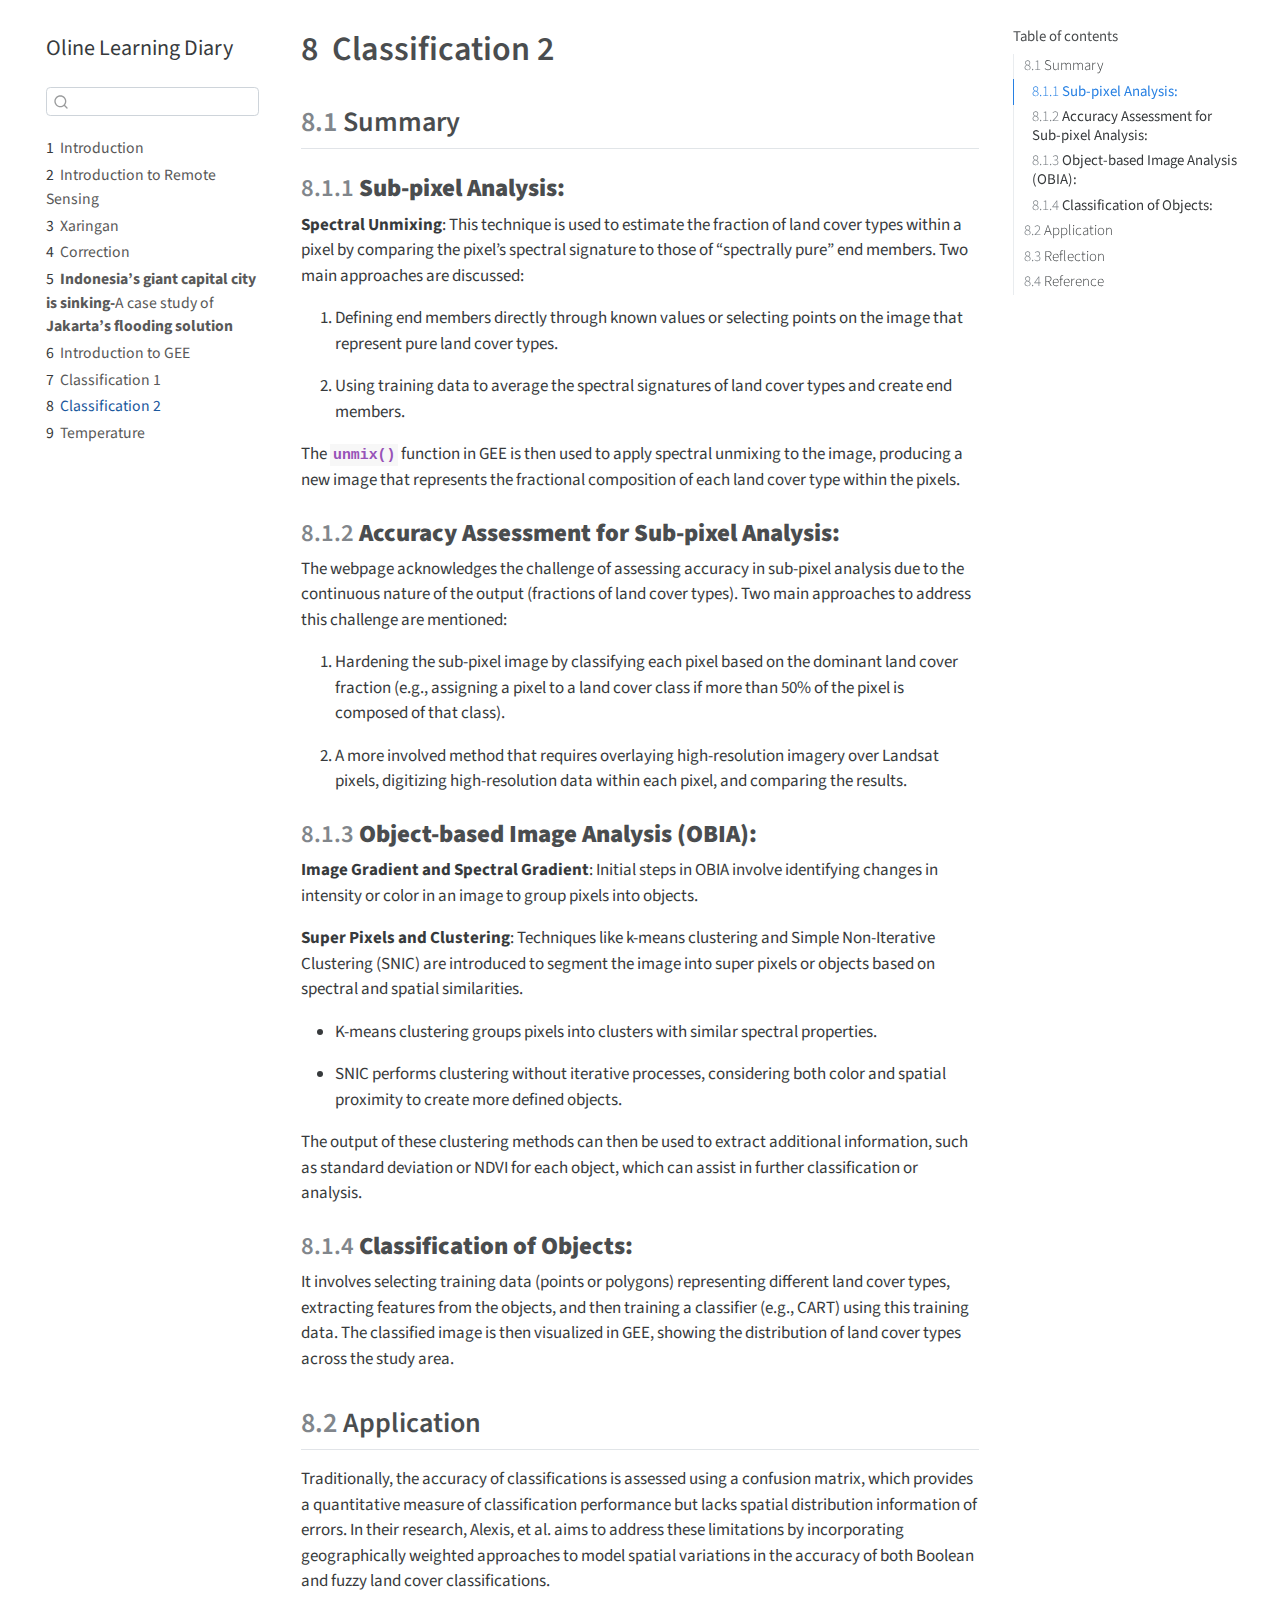
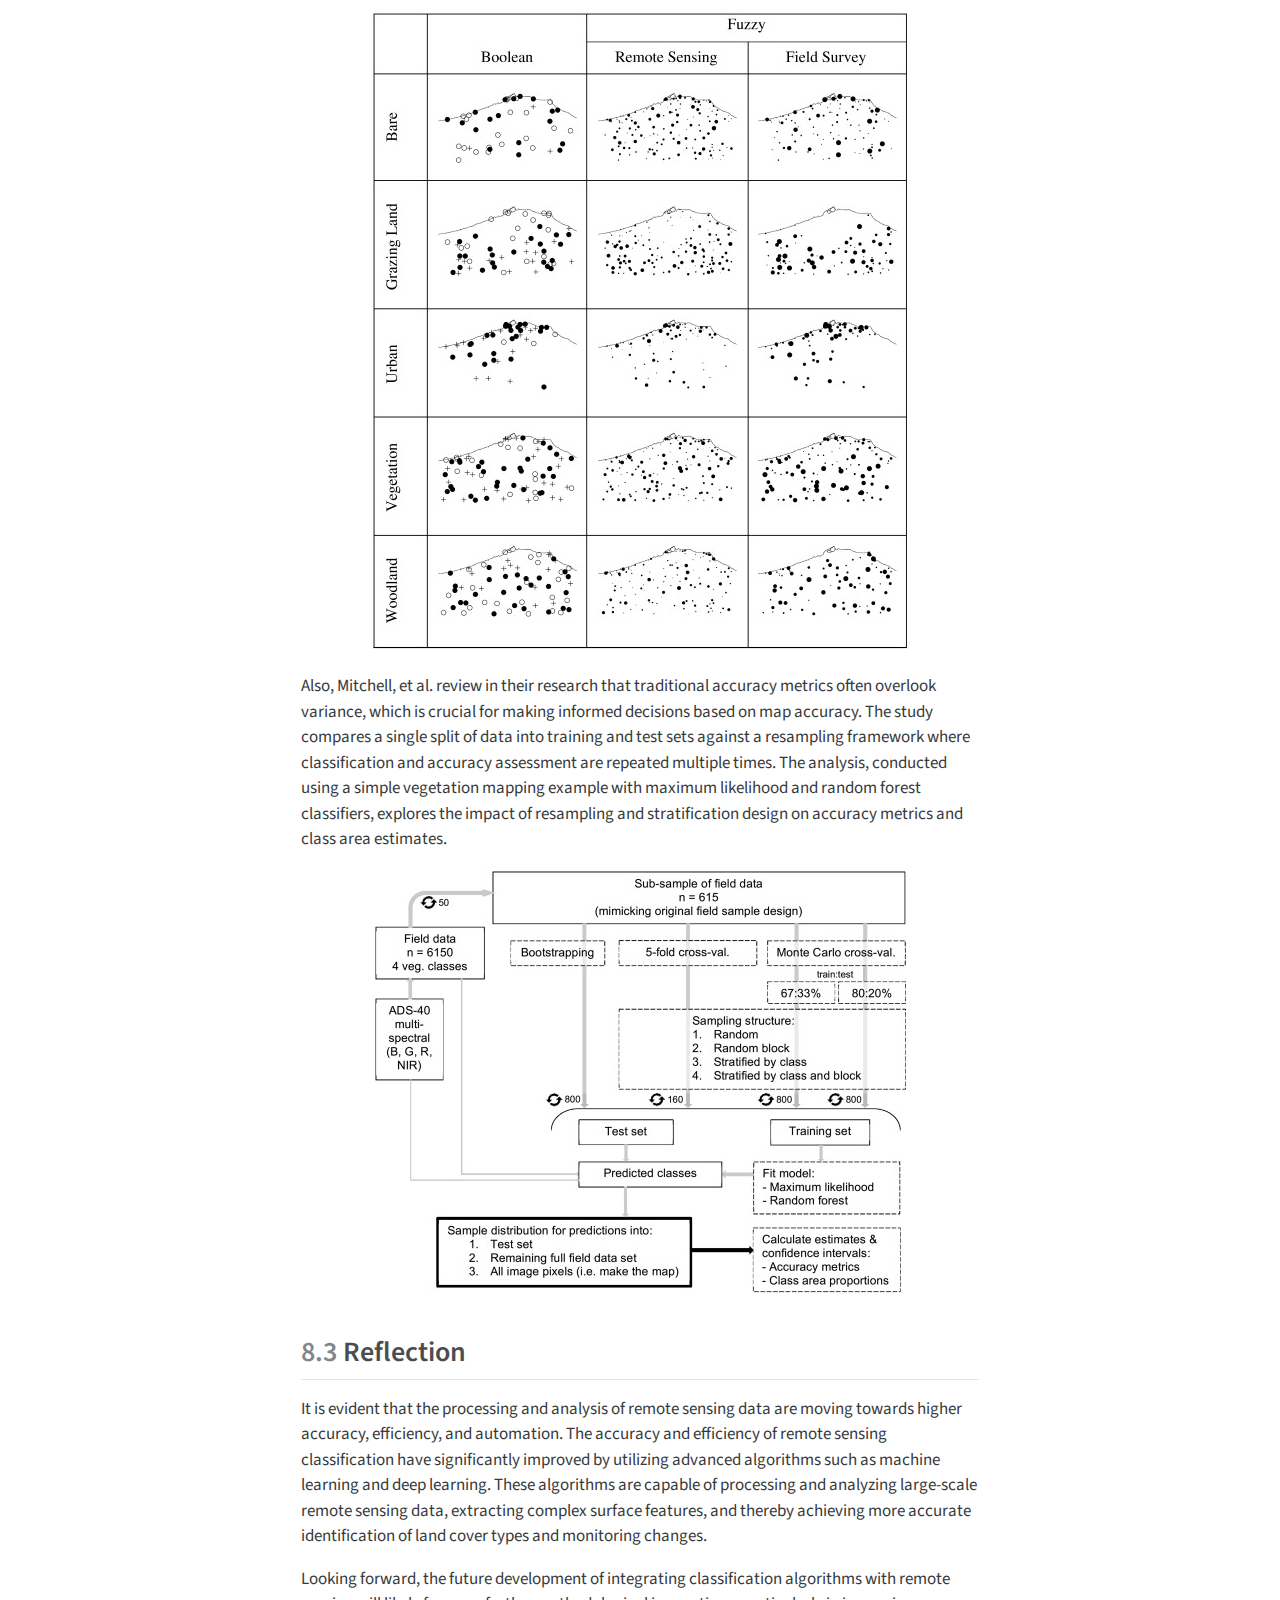
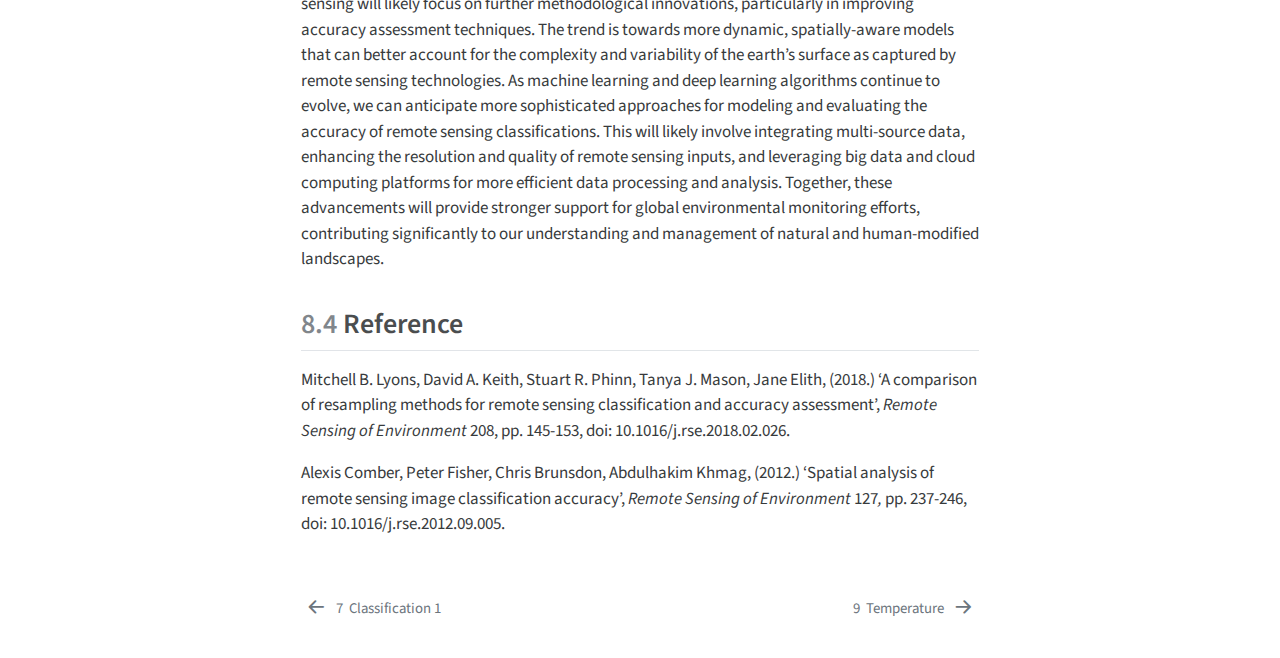
<file: docs/week8_Classification2.html>
<!DOCTYPE html>
<html xmlns="http://www.w3.org/1999/xhtml" lang="en" xml:lang="en"><head>

<meta charset="utf-8">
<meta name="generator" content="quarto-1.3.450">

<meta name="viewport" content="width=device-width, initial-scale=1.0, user-scalable=yes">


<title>Oline Learning Diary - 8&nbsp; Classification 2</title>
<style>
code{white-space: pre-wrap;}
span.smallcaps{font-variant: small-caps;}
div.columns{display: flex; gap: min(4vw, 1.5em);}
div.column{flex: auto; overflow-x: auto;}
div.hanging-indent{margin-left: 1.5em; text-indent: -1.5em;}
ul.task-list{list-style: none;}
ul.task-list li input[type="checkbox"] {
  width: 0.8em;
  margin: 0 0.8em 0.2em -1em; /* quarto-specific, see https://github.com/quarto-dev/quarto-cli/issues/4556 */ 
  vertical-align: middle;
}
</style>


<script src="site_libs/quarto-nav/quarto-nav.js"></script>
<script src="site_libs/quarto-nav/headroom.min.js"></script>
<script src="site_libs/clipboard/clipboard.min.js"></script>
<script src="site_libs/quarto-search/autocomplete.umd.js"></script>
<script src="site_libs/quarto-search/fuse.min.js"></script>
<script src="site_libs/quarto-search/quarto-search.js"></script>
<meta name="quarto:offset" content="./">
<link href="./week9_Temperature.html" rel="next">
<link href="./week7_Classification1.html" rel="prev">
<script src="site_libs/quarto-html/quarto.js"></script>
<script src="site_libs/quarto-html/popper.min.js"></script>
<script src="site_libs/quarto-html/tippy.umd.min.js"></script>
<script src="site_libs/quarto-html/anchor.min.js"></script>
<link href="site_libs/quarto-html/tippy.css" rel="stylesheet">
<link href="site_libs/quarto-html/quarto-syntax-highlighting.css" rel="stylesheet" id="quarto-text-highlighting-styles">
<script src="site_libs/bootstrap/bootstrap.min.js"></script>
<link href="site_libs/bootstrap/bootstrap-icons.css" rel="stylesheet">
<link href="site_libs/bootstrap/bootstrap.min.css" rel="stylesheet" id="quarto-bootstrap" data-mode="light">
<script id="quarto-search-options" type="application/json">{
  "location": "sidebar",
  "copy-button": false,
  "collapse-after": 3,
  "panel-placement": "start",
  "type": "textbox",
  "limit": 20,
  "language": {
    "search-no-results-text": "No results",
    "search-matching-documents-text": "matching documents",
    "search-copy-link-title": "Copy link to search",
    "search-hide-matches-text": "Hide additional matches",
    "search-more-match-text": "more match in this document",
    "search-more-matches-text": "more matches in this document",
    "search-clear-button-title": "Clear",
    "search-detached-cancel-button-title": "Cancel",
    "search-submit-button-title": "Submit",
    "search-label": "Search"
  }
}</script>


</head>

<body class="nav-sidebar floating">

<div id="quarto-search-results"></div>
  <header id="quarto-header" class="headroom fixed-top">
  <nav class="quarto-secondary-nav">
    <div class="container-fluid d-flex">
      <button type="button" class="quarto-btn-toggle btn" data-bs-toggle="collapse" data-bs-target="#quarto-sidebar,#quarto-sidebar-glass" aria-controls="quarto-sidebar" aria-expanded="false" aria-label="Toggle sidebar navigation" onclick="if (window.quartoToggleHeadroom) { window.quartoToggleHeadroom(); }">
        <i class="bi bi-layout-text-sidebar-reverse"></i>
      </button>
      <nav class="quarto-page-breadcrumbs" aria-label="breadcrumb"><ol class="breadcrumb"><li class="breadcrumb-item"><a href="./week8_Classification2.html"><span class="chapter-number">8</span>&nbsp; <span class="chapter-title">Classification 2</span></a></li></ol></nav>
      <a class="flex-grow-1" role="button" data-bs-toggle="collapse" data-bs-target="#quarto-sidebar,#quarto-sidebar-glass" aria-controls="quarto-sidebar" aria-expanded="false" aria-label="Toggle sidebar navigation" onclick="if (window.quartoToggleHeadroom) { window.quartoToggleHeadroom(); }">      
      </a>
      <button type="button" class="btn quarto-search-button" aria-label="" onclick="window.quartoOpenSearch();">
        <i class="bi bi-search"></i>
      </button>
    </div>
  </nav>
</header>
<!-- content -->
<div id="quarto-content" class="quarto-container page-columns page-rows-contents page-layout-article">
<!-- sidebar -->
  <nav id="quarto-sidebar" class="sidebar collapse collapse-horizontal sidebar-navigation floating overflow-auto">
    <div class="pt-lg-2 mt-2 text-left sidebar-header">
    <div class="sidebar-title mb-0 py-0">
      <a href="./">Oline Learning Diary</a> 
    </div>
      </div>
        <div class="mt-2 flex-shrink-0 align-items-center">
        <div class="sidebar-search">
        <div id="quarto-search" class="" title="Search"></div>
        </div>
        </div>
    <div class="sidebar-menu-container"> 
    <ul class="list-unstyled mt-1">
        <li class="sidebar-item">
  <div class="sidebar-item-container"> 
  <a href="./index.html" class="sidebar-item-text sidebar-link">
 <span class="menu-text"><span class="chapter-number">1</span>&nbsp; <span class="chapter-title">Introduction</span></span></a>
  </div>
</li>
        <li class="sidebar-item">
  <div class="sidebar-item-container"> 
  <a href="./week1_Introduction.html" class="sidebar-item-text sidebar-link">
 <span class="menu-text"><span class="chapter-number">2</span>&nbsp; <span class="chapter-title">Introduction to Remote Sensing</span></span></a>
  </div>
</li>
        <li class="sidebar-item">
  <div class="sidebar-item-container"> 
  <a href="./week2_Xaringan.html" class="sidebar-item-text sidebar-link">
 <span class="menu-text"><span class="chapter-number">3</span>&nbsp; <span class="chapter-title">Xaringan</span></span></a>
  </div>
</li>
        <li class="sidebar-item">
  <div class="sidebar-item-container"> 
  <a href="./week3_Correction.html" class="sidebar-item-text sidebar-link">
 <span class="menu-text"><span class="chapter-number">4</span>&nbsp; <span class="chapter-title">Correction</span></span></a>
  </div>
</li>
        <li class="sidebar-item">
  <div class="sidebar-item-container"> 
  <a href="./week4_Policy.html" class="sidebar-item-text sidebar-link">
 <span class="menu-text"><span class="chapter-number">5</span>&nbsp; <span class="chapter-title"><strong>Indonesia’s giant capital city is sinking-</strong>A case study of <strong>Jakarta’s flooding solution</strong></span></span></a>
  </div>
</li>
        <li class="sidebar-item">
  <div class="sidebar-item-container"> 
  <a href="./week6_GEE.html" class="sidebar-item-text sidebar-link">
 <span class="menu-text"><span class="chapter-number">6</span>&nbsp; <span class="chapter-title">Introduction to GEE</span></span></a>
  </div>
</li>
        <li class="sidebar-item">
  <div class="sidebar-item-container"> 
  <a href="./week7_Classification1.html" class="sidebar-item-text sidebar-link">
 <span class="menu-text"><span class="chapter-number">7</span>&nbsp; <span class="chapter-title">Classification 1</span></span></a>
  </div>
</li>
        <li class="sidebar-item">
  <div class="sidebar-item-container"> 
  <a href="./week8_Classification2.html" class="sidebar-item-text sidebar-link active">
 <span class="menu-text"><span class="chapter-number">8</span>&nbsp; <span class="chapter-title">Classification 2</span></span></a>
  </div>
</li>
        <li class="sidebar-item">
  <div class="sidebar-item-container"> 
  <a href="./week9_Temperature.html" class="sidebar-item-text sidebar-link">
 <span class="menu-text"><span class="chapter-number">9</span>&nbsp; <span class="chapter-title">Temperature</span></span></a>
  </div>
</li>
    </ul>
    </div>
</nav>
<div id="quarto-sidebar-glass" data-bs-toggle="collapse" data-bs-target="#quarto-sidebar,#quarto-sidebar-glass"></div>
<!-- margin-sidebar -->
    <div id="quarto-margin-sidebar" class="sidebar margin-sidebar">
        <nav id="TOC" role="doc-toc" class="toc-active">
    <h2 id="toc-title">Table of contents</h2>
   
  <ul>
  <li><a href="#summary" id="toc-summary" class="nav-link active" data-scroll-target="#summary"><span class="header-section-number">8.1</span> Summary</a>
  <ul class="collapse">
  <li><a href="#sub-pixel-analysis" id="toc-sub-pixel-analysis" class="nav-link" data-scroll-target="#sub-pixel-analysis"><span class="header-section-number">8.1.1</span> <strong>Sub-pixel Analysis:</strong></a></li>
  <li><a href="#accuracy-assessment-for-sub-pixel-analysis" id="toc-accuracy-assessment-for-sub-pixel-analysis" class="nav-link" data-scroll-target="#accuracy-assessment-for-sub-pixel-analysis"><span class="header-section-number">8.1.2</span> <strong>Accuracy Assessment for Sub-pixel Analysis:</strong></a></li>
  <li><a href="#object-based-image-analysis-obia" id="toc-object-based-image-analysis-obia" class="nav-link" data-scroll-target="#object-based-image-analysis-obia"><span class="header-section-number">8.1.3</span> <strong>Object-based Image Analysis (OBIA):</strong></a></li>
  <li><a href="#classification-of-objects" id="toc-classification-of-objects" class="nav-link" data-scroll-target="#classification-of-objects"><span class="header-section-number">8.1.4</span> <strong>Classification of Objects:</strong></a></li>
  </ul></li>
  <li><a href="#application" id="toc-application" class="nav-link" data-scroll-target="#application"><span class="header-section-number">8.2</span> Application</a></li>
  <li><a href="#reflection" id="toc-reflection" class="nav-link" data-scroll-target="#reflection"><span class="header-section-number">8.3</span> Reflection</a></li>
  <li><a href="#reference" id="toc-reference" class="nav-link" data-scroll-target="#reference"><span class="header-section-number">8.4</span> Reference</a></li>
  </ul>
</nav>
    </div>
<!-- main -->
<main class="content" id="quarto-document-content">

<header id="title-block-header" class="quarto-title-block default">
<div class="quarto-title">
<h1 class="title"><span class="chapter-number">8</span>&nbsp; <span class="chapter-title">Classification 2</span></h1>
</div>



<div class="quarto-title-meta">

    
  
    
  </div>
  

</header>

<section id="summary" class="level2" data-number="8.1">
<h2 data-number="8.1" class="anchored" data-anchor-id="summary"><span class="header-section-number">8.1</span> Summary</h2>
<section id="sub-pixel-analysis" class="level3" data-number="8.1.1">
<h3 data-number="8.1.1" class="anchored" data-anchor-id="sub-pixel-analysis"><span class="header-section-number">8.1.1</span> <strong>Sub-pixel Analysis:</strong></h3>
<p><strong>Spectral Unmixing</strong>: This technique is used to estimate the fraction of land cover types within a pixel by comparing the pixel’s spectral signature to those of “spectrally pure” end members. Two main approaches are discussed:</p>
<ol type="1">
<li><p>Defining end members directly through known values or selecting points on the image that represent pure land cover types.</p></li>
<li><p>Using training data to average the spectral signatures of land cover types and create end members.</p></li>
</ol>
<p>The <strong><code>unmix()</code></strong> function in GEE is then used to apply spectral unmixing to the image, producing a new image that represents the fractional composition of each land cover type within the pixels.</p>
</section>
<section id="accuracy-assessment-for-sub-pixel-analysis" class="level3" data-number="8.1.2">
<h3 data-number="8.1.2" class="anchored" data-anchor-id="accuracy-assessment-for-sub-pixel-analysis"><span class="header-section-number">8.1.2</span> <strong>Accuracy Assessment for Sub-pixel Analysis:</strong></h3>
<p>The webpage acknowledges the challenge of assessing accuracy in sub-pixel analysis due to the continuous nature of the output (fractions of land cover types). Two main approaches to address this challenge are mentioned:</p>
<ol type="1">
<li><p>Hardening the sub-pixel image by classifying each pixel based on the dominant land cover fraction (e.g., assigning a pixel to a land cover class if more than 50% of the pixel is composed of that class).</p></li>
<li><p>A more involved method that requires overlaying high-resolution imagery over Landsat pixels, digitizing high-resolution data within each pixel, and comparing the results.</p></li>
</ol>
</section>
<section id="object-based-image-analysis-obia" class="level3" data-number="8.1.3">
<h3 data-number="8.1.3" class="anchored" data-anchor-id="object-based-image-analysis-obia"><span class="header-section-number">8.1.3</span> <strong>Object-based Image Analysis (OBIA):</strong></h3>
<p><strong>Image Gradient and Spectral Gradient</strong>: Initial steps in OBIA involve identifying changes in intensity or color in an image to group pixels into objects.</p>
<p><strong>Super Pixels and Clustering</strong>: Techniques like k-means clustering and Simple Non-Iterative Clustering (SNIC) are introduced to segment the image into super pixels or objects based on spectral and spatial similarities.</p>
<ul>
<li><p>K-means clustering groups pixels into clusters with similar spectral properties.</p></li>
<li><p>SNIC performs clustering without iterative processes, considering both color and spatial proximity to create more defined objects.</p></li>
</ul>
<p>The output of these clustering methods can then be used to extract additional information, such as standard deviation or NDVI for each object, which can assist in further classification or analysis.</p>
</section>
<section id="classification-of-objects" class="level3" data-number="8.1.4">
<h3 data-number="8.1.4" class="anchored" data-anchor-id="classification-of-objects"><span class="header-section-number">8.1.4</span> <strong>Classification of Objects:</strong></h3>
<p>It involves selecting training data (points or polygons) representing different land cover types, extracting features from the objects, and then training a classifier (e.g., CART) using this training data. The classified image is then visualized in GEE, showing the distribution of land cover types across the study area.</p>
</section>
</section>
<section id="application" class="level2" data-number="8.2">
<h2 data-number="8.2" class="anchored" data-anchor-id="application"><span class="header-section-number">8.2</span> Application</h2>
<p>Traditionally, the accuracy of classifications is assessed using a confusion matrix, which provides a quantitative measure of classification performance but lacks spatial distribution information of errors. In their research, Alexis, et al.&nbsp;aims to address these limitations by incorporating geographically weighted approaches to model spatial variations in the accuracy of both Boolean and fuzzy land cover classifications.</p>
<div class="quarto-figure quarto-figure-center">
<figure class="figure">
<p><img src="images/bool.jpg" class="img-fluid figure-img"></p>
</figure>
</div>
<p>Also, Mitchell, et al.&nbsp;review in their research that traditional accuracy metrics often overlook variance, which is crucial for making informed decisions based on map accuracy. The study compares a single split of data into training and test sets against a resampling framework where classification and accuracy assessment are repeated multiple times. The analysis, conducted using a simple vegetation mapping example with maximum likelihood and random forest classifiers, explores the impact of resampling and stratification design on accuracy metrics and class area estimates.</p>
<div class="quarto-figure quarto-figure-center">
<figure class="figure">
<p><img src="images/workflow.jpg" class="img-fluid figure-img"></p>
</figure>
</div>
</section>
<section id="reflection" class="level2" data-number="8.3">
<h2 data-number="8.3" class="anchored" data-anchor-id="reflection"><span class="header-section-number">8.3</span> Reflection</h2>
<p>It is evident that the processing and analysis of remote sensing data are moving towards higher accuracy, efficiency, and automation. The accuracy and efficiency of remote sensing classification have significantly improved by utilizing advanced algorithms such as machine learning and deep learning. These algorithms are capable of processing and analyzing large-scale remote sensing data, extracting complex surface features, and thereby achieving more accurate identification of land cover types and monitoring changes.</p>
<p>Looking forward, the future development of integrating classification algorithms with remote sensing will likely focus on further methodological innovations, particularly in improving accuracy assessment techniques. The trend is towards more dynamic, spatially-aware models that can better account for the complexity and variability of the earth’s surface as captured by remote sensing technologies. As machine learning and deep learning algorithms continue to evolve, we can anticipate more sophisticated approaches for modeling and evaluating the accuracy of remote sensing classifications. This will likely involve integrating multi-source data, enhancing the resolution and quality of remote sensing inputs, and leveraging big data and cloud computing platforms for more efficient data processing and analysis. Together, these advancements will provide stronger support for global environmental monitoring efforts, contributing significantly to our understanding and management of natural and human-modified landscapes.</p>
</section>
<section id="reference" class="level2" data-number="8.4">
<h2 data-number="8.4" class="anchored" data-anchor-id="reference"><span class="header-section-number">8.4</span> Reference</h2>
<p>Mitchell B. Lyons, David A. Keith, Stuart R. Phinn, Tanya J. Mason, Jane Elith, (2018.) ‘A comparison of resampling methods for remote sensing classification and accuracy assessment’, <em>Remote Sensing of Environment</em> 208, pp.&nbsp;145-153, doi: 10.1016/j.rse.2018.02.026.</p>
<p>Alexis Comber, Peter Fisher, Chris Brunsdon, Abdulhakim Khmag, (2012.) ‘Spatial analysis of remote sensing image classification accuracy’, <em>Remote Sensing of Environment</em> 127<em>,</em> pp.&nbsp;237-246, doi: 10.1016/j.rse.2012.09.005.</p>


</section>

</main> <!-- /main -->
<script id="quarto-html-after-body" type="application/javascript">
window.document.addEventListener("DOMContentLoaded", function (event) {
  const toggleBodyColorMode = (bsSheetEl) => {
    const mode = bsSheetEl.getAttribute("data-mode");
    const bodyEl = window.document.querySelector("body");
    if (mode === "dark") {
      bodyEl.classList.add("quarto-dark");
      bodyEl.classList.remove("quarto-light");
    } else {
      bodyEl.classList.add("quarto-light");
      bodyEl.classList.remove("quarto-dark");
    }
  }
  const toggleBodyColorPrimary = () => {
    const bsSheetEl = window.document.querySelector("link#quarto-bootstrap");
    if (bsSheetEl) {
      toggleBodyColorMode(bsSheetEl);
    }
  }
  toggleBodyColorPrimary();  
  const icon = "";
  const anchorJS = new window.AnchorJS();
  anchorJS.options = {
    placement: 'right',
    icon: icon
  };
  anchorJS.add('.anchored');
  const isCodeAnnotation = (el) => {
    for (const clz of el.classList) {
      if (clz.startsWith('code-annotation-')) {                     
        return true;
      }
    }
    return false;
  }
  const clipboard = new window.ClipboardJS('.code-copy-button', {
    text: function(trigger) {
      const codeEl = trigger.previousElementSibling.cloneNode(true);
      for (const childEl of codeEl.children) {
        if (isCodeAnnotation(childEl)) {
          childEl.remove();
        }
      }
      return codeEl.innerText;
    }
  });
  clipboard.on('success', function(e) {
    // button target
    const button = e.trigger;
    // don't keep focus
    button.blur();
    // flash "checked"
    button.classList.add('code-copy-button-checked');
    var currentTitle = button.getAttribute("title");
    button.setAttribute("title", "Copied!");
    let tooltip;
    if (window.bootstrap) {
      button.setAttribute("data-bs-toggle", "tooltip");
      button.setAttribute("data-bs-placement", "left");
      button.setAttribute("data-bs-title", "Copied!");
      tooltip = new bootstrap.Tooltip(button, 
        { trigger: "manual", 
          customClass: "code-copy-button-tooltip",
          offset: [0, -8]});
      tooltip.show();    
    }
    setTimeout(function() {
      if (tooltip) {
        tooltip.hide();
        button.removeAttribute("data-bs-title");
        button.removeAttribute("data-bs-toggle");
        button.removeAttribute("data-bs-placement");
      }
      button.setAttribute("title", currentTitle);
      button.classList.remove('code-copy-button-checked');
    }, 1000);
    // clear code selection
    e.clearSelection();
  });
  function tippyHover(el, contentFn) {
    const config = {
      allowHTML: true,
      content: contentFn,
      maxWidth: 500,
      delay: 100,
      arrow: false,
      appendTo: function(el) {
          return el.parentElement;
      },
      interactive: true,
      interactiveBorder: 10,
      theme: 'quarto',
      placement: 'bottom-start'
    };
    window.tippy(el, config); 
  }
  const noterefs = window.document.querySelectorAll('a[role="doc-noteref"]');
  for (var i=0; i<noterefs.length; i++) {
    const ref = noterefs[i];
    tippyHover(ref, function() {
      // use id or data attribute instead here
      let href = ref.getAttribute('data-footnote-href') || ref.getAttribute('href');
      try { href = new URL(href).hash; } catch {}
      const id = href.replace(/^#\/?/, "");
      const note = window.document.getElementById(id);
      return note.innerHTML;
    });
  }
      let selectedAnnoteEl;
      const selectorForAnnotation = ( cell, annotation) => {
        let cellAttr = 'data-code-cell="' + cell + '"';
        let lineAttr = 'data-code-annotation="' +  annotation + '"';
        const selector = 'span[' + cellAttr + '][' + lineAttr + ']';
        return selector;
      }
      const selectCodeLines = (annoteEl) => {
        const doc = window.document;
        const targetCell = annoteEl.getAttribute("data-target-cell");
        const targetAnnotation = annoteEl.getAttribute("data-target-annotation");
        const annoteSpan = window.document.querySelector(selectorForAnnotation(targetCell, targetAnnotation));
        const lines = annoteSpan.getAttribute("data-code-lines").split(",");
        const lineIds = lines.map((line) => {
          return targetCell + "-" + line;
        })
        let top = null;
        let height = null;
        let parent = null;
        if (lineIds.length > 0) {
            //compute the position of the single el (top and bottom and make a div)
            const el = window.document.getElementById(lineIds[0]);
            top = el.offsetTop;
            height = el.offsetHeight;
            parent = el.parentElement.parentElement;
          if (lineIds.length > 1) {
            const lastEl = window.document.getElementById(lineIds[lineIds.length - 1]);
            const bottom = lastEl.offsetTop + lastEl.offsetHeight;
            height = bottom - top;
          }
          if (top !== null && height !== null && parent !== null) {
            // cook up a div (if necessary) and position it 
            let div = window.document.getElementById("code-annotation-line-highlight");
            if (div === null) {
              div = window.document.createElement("div");
              div.setAttribute("id", "code-annotation-line-highlight");
              div.style.position = 'absolute';
              parent.appendChild(div);
            }
            div.style.top = top - 2 + "px";
            div.style.height = height + 4 + "px";
            let gutterDiv = window.document.getElementById("code-annotation-line-highlight-gutter");
            if (gutterDiv === null) {
              gutterDiv = window.document.createElement("div");
              gutterDiv.setAttribute("id", "code-annotation-line-highlight-gutter");
              gutterDiv.style.position = 'absolute';
              const codeCell = window.document.getElementById(targetCell);
              const gutter = codeCell.querySelector('.code-annotation-gutter');
              gutter.appendChild(gutterDiv);
            }
            gutterDiv.style.top = top - 2 + "px";
            gutterDiv.style.height = height + 4 + "px";
          }
          selectedAnnoteEl = annoteEl;
        }
      };
      const unselectCodeLines = () => {
        const elementsIds = ["code-annotation-line-highlight", "code-annotation-line-highlight-gutter"];
        elementsIds.forEach((elId) => {
          const div = window.document.getElementById(elId);
          if (div) {
            div.remove();
          }
        });
        selectedAnnoteEl = undefined;
      };
      // Attach click handler to the DT
      const annoteDls = window.document.querySelectorAll('dt[data-target-cell]');
      for (const annoteDlNode of annoteDls) {
        annoteDlNode.addEventListener('click', (event) => {
          const clickedEl = event.target;
          if (clickedEl !== selectedAnnoteEl) {
            unselectCodeLines();
            const activeEl = window.document.querySelector('dt[data-target-cell].code-annotation-active');
            if (activeEl) {
              activeEl.classList.remove('code-annotation-active');
            }
            selectCodeLines(clickedEl);
            clickedEl.classList.add('code-annotation-active');
          } else {
            // Unselect the line
            unselectCodeLines();
            clickedEl.classList.remove('code-annotation-active');
          }
        });
      }
  const findCites = (el) => {
    const parentEl = el.parentElement;
    if (parentEl) {
      const cites = parentEl.dataset.cites;
      if (cites) {
        return {
          el,
          cites: cites.split(' ')
        };
      } else {
        return findCites(el.parentElement)
      }
    } else {
      return undefined;
    }
  };
  var bibliorefs = window.document.querySelectorAll('a[role="doc-biblioref"]');
  for (var i=0; i<bibliorefs.length; i++) {
    const ref = bibliorefs[i];
    const citeInfo = findCites(ref);
    if (citeInfo) {
      tippyHover(citeInfo.el, function() {
        var popup = window.document.createElement('div');
        citeInfo.cites.forEach(function(cite) {
          var citeDiv = window.document.createElement('div');
          citeDiv.classList.add('hanging-indent');
          citeDiv.classList.add('csl-entry');
          var biblioDiv = window.document.getElementById('ref-' + cite);
          if (biblioDiv) {
            citeDiv.innerHTML = biblioDiv.innerHTML;
          }
          popup.appendChild(citeDiv);
        });
        return popup.innerHTML;
      });
    }
  }
});
</script>
<nav class="page-navigation">
  <div class="nav-page nav-page-previous">
      <a href="./week7_Classification1.html" class="pagination-link">
        <i class="bi bi-arrow-left-short"></i> <span class="nav-page-text"><span class="chapter-number">7</span>&nbsp; <span class="chapter-title">Classification 1</span></span>
      </a>          
  </div>
  <div class="nav-page nav-page-next">
      <a href="./week9_Temperature.html" class="pagination-link">
        <span class="nav-page-text"><span class="chapter-number">9</span>&nbsp; <span class="chapter-title">Temperature</span></span> <i class="bi bi-arrow-right-short"></i>
      </a>
  </div>
</nav>
</div> <!-- /content -->



</body></html>
</file>
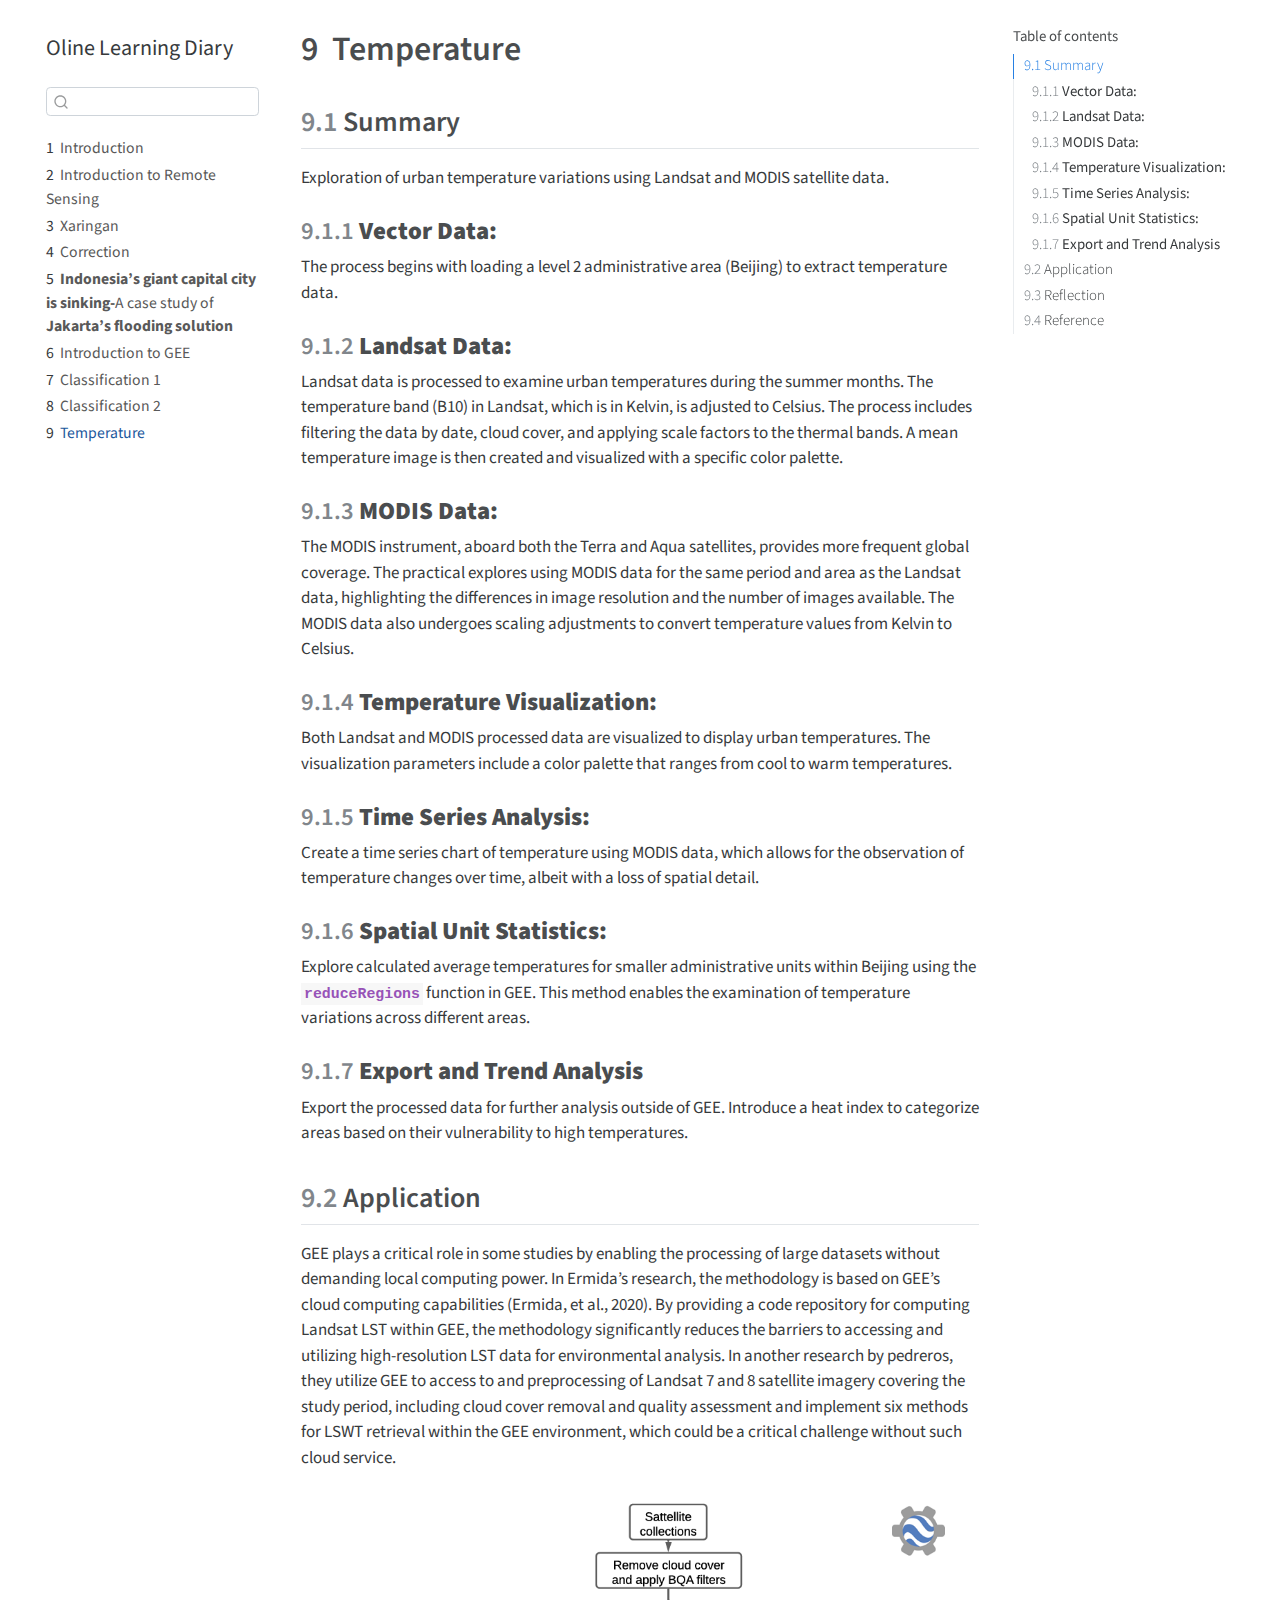
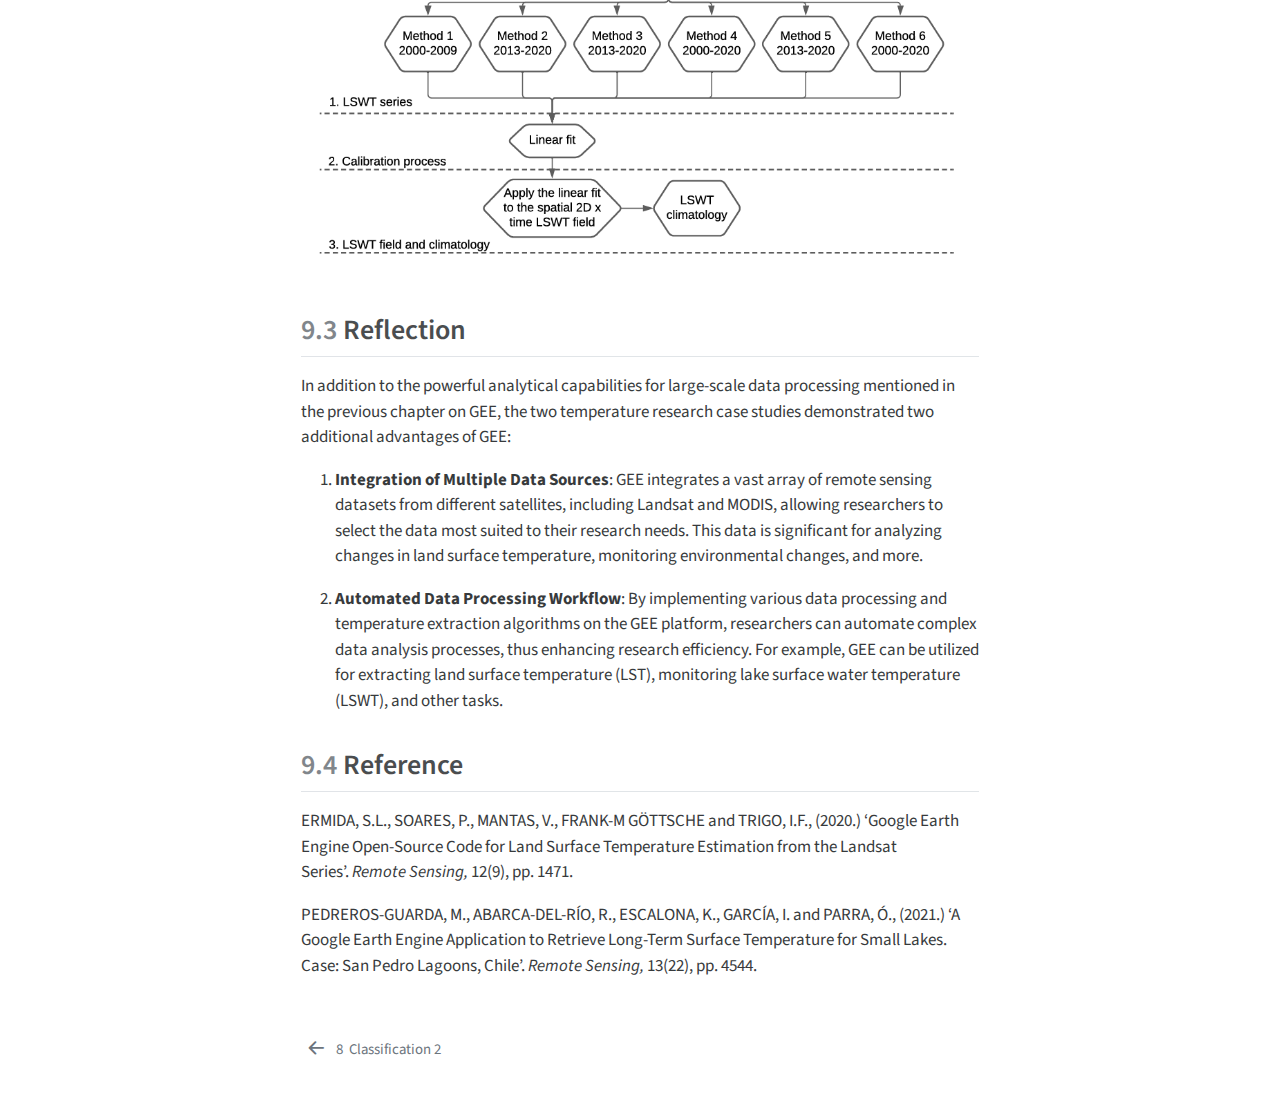
<file: docs/week9_Temperature.html>
<!DOCTYPE html>
<html xmlns="http://www.w3.org/1999/xhtml" lang="en" xml:lang="en"><head>

<meta charset="utf-8">
<meta name="generator" content="quarto-1.3.450">

<meta name="viewport" content="width=device-width, initial-scale=1.0, user-scalable=yes">


<title>Oline Learning Diary - 9&nbsp; Temperature</title>
<style>
code{white-space: pre-wrap;}
span.smallcaps{font-variant: small-caps;}
div.columns{display: flex; gap: min(4vw, 1.5em);}
div.column{flex: auto; overflow-x: auto;}
div.hanging-indent{margin-left: 1.5em; text-indent: -1.5em;}
ul.task-list{list-style: none;}
ul.task-list li input[type="checkbox"] {
  width: 0.8em;
  margin: 0 0.8em 0.2em -1em; /* quarto-specific, see https://github.com/quarto-dev/quarto-cli/issues/4556 */ 
  vertical-align: middle;
}
</style>


<script src="site_libs/quarto-nav/quarto-nav.js"></script>
<script src="site_libs/quarto-nav/headroom.min.js"></script>
<script src="site_libs/clipboard/clipboard.min.js"></script>
<script src="site_libs/quarto-search/autocomplete.umd.js"></script>
<script src="site_libs/quarto-search/fuse.min.js"></script>
<script src="site_libs/quarto-search/quarto-search.js"></script>
<meta name="quarto:offset" content="./">
<link href="./week8_Classification2.html" rel="prev">
<script src="site_libs/quarto-html/quarto.js"></script>
<script src="site_libs/quarto-html/popper.min.js"></script>
<script src="site_libs/quarto-html/tippy.umd.min.js"></script>
<script src="site_libs/quarto-html/anchor.min.js"></script>
<link href="site_libs/quarto-html/tippy.css" rel="stylesheet">
<link href="site_libs/quarto-html/quarto-syntax-highlighting.css" rel="stylesheet" id="quarto-text-highlighting-styles">
<script src="site_libs/bootstrap/bootstrap.min.js"></script>
<link href="site_libs/bootstrap/bootstrap-icons.css" rel="stylesheet">
<link href="site_libs/bootstrap/bootstrap.min.css" rel="stylesheet" id="quarto-bootstrap" data-mode="light">
<script id="quarto-search-options" type="application/json">{
  "location": "sidebar",
  "copy-button": false,
  "collapse-after": 3,
  "panel-placement": "start",
  "type": "textbox",
  "limit": 20,
  "language": {
    "search-no-results-text": "No results",
    "search-matching-documents-text": "matching documents",
    "search-copy-link-title": "Copy link to search",
    "search-hide-matches-text": "Hide additional matches",
    "search-more-match-text": "more match in this document",
    "search-more-matches-text": "more matches in this document",
    "search-clear-button-title": "Clear",
    "search-detached-cancel-button-title": "Cancel",
    "search-submit-button-title": "Submit",
    "search-label": "Search"
  }
}</script>


</head>

<body class="nav-sidebar floating">

<div id="quarto-search-results"></div>
  <header id="quarto-header" class="headroom fixed-top">
  <nav class="quarto-secondary-nav">
    <div class="container-fluid d-flex">
      <button type="button" class="quarto-btn-toggle btn" data-bs-toggle="collapse" data-bs-target="#quarto-sidebar,#quarto-sidebar-glass" aria-controls="quarto-sidebar" aria-expanded="false" aria-label="Toggle sidebar navigation" onclick="if (window.quartoToggleHeadroom) { window.quartoToggleHeadroom(); }">
        <i class="bi bi-layout-text-sidebar-reverse"></i>
      </button>
      <nav class="quarto-page-breadcrumbs" aria-label="breadcrumb"><ol class="breadcrumb"><li class="breadcrumb-item"><a href="./week9_Temperature.html"><span class="chapter-number">9</span>&nbsp; <span class="chapter-title">Temperature</span></a></li></ol></nav>
      <a class="flex-grow-1" role="button" data-bs-toggle="collapse" data-bs-target="#quarto-sidebar,#quarto-sidebar-glass" aria-controls="quarto-sidebar" aria-expanded="false" aria-label="Toggle sidebar navigation" onclick="if (window.quartoToggleHeadroom) { window.quartoToggleHeadroom(); }">      
      </a>
      <button type="button" class="btn quarto-search-button" aria-label="" onclick="window.quartoOpenSearch();">
        <i class="bi bi-search"></i>
      </button>
    </div>
  </nav>
</header>
<!-- content -->
<div id="quarto-content" class="quarto-container page-columns page-rows-contents page-layout-article">
<!-- sidebar -->
  <nav id="quarto-sidebar" class="sidebar collapse collapse-horizontal sidebar-navigation floating overflow-auto">
    <div class="pt-lg-2 mt-2 text-left sidebar-header">
    <div class="sidebar-title mb-0 py-0">
      <a href="./">Oline Learning Diary</a> 
    </div>
      </div>
        <div class="mt-2 flex-shrink-0 align-items-center">
        <div class="sidebar-search">
        <div id="quarto-search" class="" title="Search"></div>
        </div>
        </div>
    <div class="sidebar-menu-container"> 
    <ul class="list-unstyled mt-1">
        <li class="sidebar-item">
  <div class="sidebar-item-container"> 
  <a href="./index.html" class="sidebar-item-text sidebar-link">
 <span class="menu-text"><span class="chapter-number">1</span>&nbsp; <span class="chapter-title">Introduction</span></span></a>
  </div>
</li>
        <li class="sidebar-item">
  <div class="sidebar-item-container"> 
  <a href="./week1_Introduction.html" class="sidebar-item-text sidebar-link">
 <span class="menu-text"><span class="chapter-number">2</span>&nbsp; <span class="chapter-title">Introduction to Remote Sensing</span></span></a>
  </div>
</li>
        <li class="sidebar-item">
  <div class="sidebar-item-container"> 
  <a href="./week2_Xaringan.html" class="sidebar-item-text sidebar-link">
 <span class="menu-text"><span class="chapter-number">3</span>&nbsp; <span class="chapter-title">Xaringan</span></span></a>
  </div>
</li>
        <li class="sidebar-item">
  <div class="sidebar-item-container"> 
  <a href="./week3_Correction.html" class="sidebar-item-text sidebar-link">
 <span class="menu-text"><span class="chapter-number">4</span>&nbsp; <span class="chapter-title">Correction</span></span></a>
  </div>
</li>
        <li class="sidebar-item">
  <div class="sidebar-item-container"> 
  <a href="./week4_Policy.html" class="sidebar-item-text sidebar-link">
 <span class="menu-text"><span class="chapter-number">5</span>&nbsp; <span class="chapter-title"><strong>Indonesia’s giant capital city is sinking-</strong>A case study of <strong>Jakarta’s flooding solution</strong></span></span></a>
  </div>
</li>
        <li class="sidebar-item">
  <div class="sidebar-item-container"> 
  <a href="./week6_GEE.html" class="sidebar-item-text sidebar-link">
 <span class="menu-text"><span class="chapter-number">6</span>&nbsp; <span class="chapter-title">Introduction to GEE</span></span></a>
  </div>
</li>
        <li class="sidebar-item">
  <div class="sidebar-item-container"> 
  <a href="./week7_Classification1.html" class="sidebar-item-text sidebar-link">
 <span class="menu-text"><span class="chapter-number">7</span>&nbsp; <span class="chapter-title">Classification 1</span></span></a>
  </div>
</li>
        <li class="sidebar-item">
  <div class="sidebar-item-container"> 
  <a href="./week8_Classification2.html" class="sidebar-item-text sidebar-link">
 <span class="menu-text"><span class="chapter-number">8</span>&nbsp; <span class="chapter-title">Classification 2</span></span></a>
  </div>
</li>
        <li class="sidebar-item">
  <div class="sidebar-item-container"> 
  <a href="./week9_Temperature.html" class="sidebar-item-text sidebar-link active">
 <span class="menu-text"><span class="chapter-number">9</span>&nbsp; <span class="chapter-title">Temperature</span></span></a>
  </div>
</li>
    </ul>
    </div>
</nav>
<div id="quarto-sidebar-glass" data-bs-toggle="collapse" data-bs-target="#quarto-sidebar,#quarto-sidebar-glass"></div>
<!-- margin-sidebar -->
    <div id="quarto-margin-sidebar" class="sidebar margin-sidebar">
        <nav id="TOC" role="doc-toc" class="toc-active">
    <h2 id="toc-title">Table of contents</h2>
   
  <ul>
  <li><a href="#summary" id="toc-summary" class="nav-link active" data-scroll-target="#summary"><span class="header-section-number">9.1</span> Summary</a>
  <ul class="collapse">
  <li><a href="#vector-data" id="toc-vector-data" class="nav-link" data-scroll-target="#vector-data"><span class="header-section-number">9.1.1</span> <strong>Vector Data:</strong></a></li>
  <li><a href="#landsat-data" id="toc-landsat-data" class="nav-link" data-scroll-target="#landsat-data"><span class="header-section-number">9.1.2</span> <strong>Landsat Data:</strong></a></li>
  <li><a href="#modis-data" id="toc-modis-data" class="nav-link" data-scroll-target="#modis-data"><span class="header-section-number">9.1.3</span> <strong>MODIS Data:</strong></a></li>
  <li><a href="#temperature-visualization" id="toc-temperature-visualization" class="nav-link" data-scroll-target="#temperature-visualization"><span class="header-section-number">9.1.4</span> <strong>Temperature Visualization:</strong></a></li>
  <li><a href="#time-series-analysis" id="toc-time-series-analysis" class="nav-link" data-scroll-target="#time-series-analysis"><span class="header-section-number">9.1.5</span> <strong>Time Series Analysis:</strong></a></li>
  <li><a href="#spatial-unit-statistics" id="toc-spatial-unit-statistics" class="nav-link" data-scroll-target="#spatial-unit-statistics"><span class="header-section-number">9.1.6</span> <strong>Spatial Unit Statistics:</strong></a></li>
  <li><a href="#export-and-trend-analysis" id="toc-export-and-trend-analysis" class="nav-link" data-scroll-target="#export-and-trend-analysis"><span class="header-section-number">9.1.7</span> <strong>Export and Trend Analysis</strong></a></li>
  </ul></li>
  <li><a href="#application" id="toc-application" class="nav-link" data-scroll-target="#application"><span class="header-section-number">9.2</span> Application</a></li>
  <li><a href="#reflection" id="toc-reflection" class="nav-link" data-scroll-target="#reflection"><span class="header-section-number">9.3</span> Reflection</a></li>
  <li><a href="#reference" id="toc-reference" class="nav-link" data-scroll-target="#reference"><span class="header-section-number">9.4</span> Reference</a></li>
  </ul>
</nav>
    </div>
<!-- main -->
<main class="content" id="quarto-document-content">

<header id="title-block-header" class="quarto-title-block default">
<div class="quarto-title">
<h1 class="title"><span class="chapter-number">9</span>&nbsp; <span class="chapter-title">Temperature</span></h1>
</div>



<div class="quarto-title-meta">

    
  
    
  </div>
  

</header>

<section id="summary" class="level2" data-number="9.1">
<h2 data-number="9.1" class="anchored" data-anchor-id="summary"><span class="header-section-number">9.1</span> Summary</h2>
<p>Exploration of urban temperature variations using Landsat and MODIS satellite data.</p>
<section id="vector-data" class="level3" data-number="9.1.1">
<h3 data-number="9.1.1" class="anchored" data-anchor-id="vector-data"><span class="header-section-number">9.1.1</span> <strong>Vector Data:</strong></h3>
<p>The process begins with loading a level 2 administrative area (Beijing) to extract temperature data.</p>
</section>
<section id="landsat-data" class="level3" data-number="9.1.2">
<h3 data-number="9.1.2" class="anchored" data-anchor-id="landsat-data"><span class="header-section-number">9.1.2</span> <strong>Landsat Data:</strong></h3>
<p>Landsat data is processed to examine urban temperatures during the summer months. The temperature band (B10) in Landsat, which is in Kelvin, is adjusted to Celsius. The process includes filtering the data by date, cloud cover, and applying scale factors to the thermal bands. A mean temperature image is then created and visualized with a specific color palette.</p>
</section>
<section id="modis-data" class="level3" data-number="9.1.3">
<h3 data-number="9.1.3" class="anchored" data-anchor-id="modis-data"><span class="header-section-number">9.1.3</span> <strong>MODIS Data:</strong></h3>
<p>The MODIS instrument, aboard both the Terra and Aqua satellites, provides more frequent global coverage. The practical explores using MODIS data for the same period and area as the Landsat data, highlighting the differences in image resolution and the number of images available. The MODIS data also undergoes scaling adjustments to convert temperature values from Kelvin to Celsius.</p>
</section>
<section id="temperature-visualization" class="level3" data-number="9.1.4">
<h3 data-number="9.1.4" class="anchored" data-anchor-id="temperature-visualization"><span class="header-section-number">9.1.4</span> <strong>Temperature Visualization:</strong></h3>
<p>Both Landsat and MODIS processed data are visualized to display urban temperatures. The visualization parameters include a color palette that ranges from cool to warm temperatures.</p>
</section>
<section id="time-series-analysis" class="level3" data-number="9.1.5">
<h3 data-number="9.1.5" class="anchored" data-anchor-id="time-series-analysis"><span class="header-section-number">9.1.5</span> <strong>Time Series Analysis:</strong></h3>
<p>Create a time series chart of temperature using MODIS data, which allows for the observation of temperature changes over time, albeit with a loss of spatial detail.</p>
</section>
<section id="spatial-unit-statistics" class="level3" data-number="9.1.6">
<h3 data-number="9.1.6" class="anchored" data-anchor-id="spatial-unit-statistics"><span class="header-section-number">9.1.6</span> <strong>Spatial Unit Statistics:</strong></h3>
<p>Explore calculated average temperatures for smaller administrative units within Beijing using the <strong><code>reduceRegions</code></strong> function in GEE. This method enables the examination of temperature variations across different areas.</p>
</section>
<section id="export-and-trend-analysis" class="level3" data-number="9.1.7">
<h3 data-number="9.1.7" class="anchored" data-anchor-id="export-and-trend-analysis"><span class="header-section-number">9.1.7</span> <strong>Export and Trend Analysis</strong></h3>
<p>Export the processed data for further analysis outside of GEE. Introduce a heat index to categorize areas based on their vulnerability to high temperatures.</p>
</section>
</section>
<section id="application" class="level2" data-number="9.2">
<h2 data-number="9.2" class="anchored" data-anchor-id="application"><span class="header-section-number">9.2</span> Application</h2>
<p>GEE plays a critical role in some studies by enabling the processing of large datasets without demanding local computing power. In Ermida’s research, the methodology is based on GEE’s cloud computing capabilities (Ermida, et al., 2020). By providing a code repository for computing Landsat LST within GEE, the methodology significantly reduces the barriers to accessing and utilizing high-resolution LST data for environmental analysis. In another research by pedreros, they utilize GEE to access to and preprocessing of Landsat 7 and 8 satellite imagery covering the study period, including cloud cover removal and quality assessment and implement six methods for LSWT retrieval within the GEE environment, which could be a critical challenge without such cloud service.</p>
<div class="quarto-figure quarto-figure-center">
<figure class="figure">
<p><img src="images/LSWT.png" class="img-fluid figure-img"></p>
</figure>
</div>
</section>
<section id="reflection" class="level2" data-number="9.3">
<h2 data-number="9.3" class="anchored" data-anchor-id="reflection"><span class="header-section-number">9.3</span> Reflection</h2>
<p>In addition to the powerful analytical capabilities for large-scale data processing mentioned in the previous chapter on GEE, the two temperature research case studies demonstrated two additional advantages of GEE:</p>
<ol type="1">
<li><p><strong>Integration of Multiple Data Sources</strong>: GEE integrates a vast array of remote sensing datasets from different satellites, including Landsat and MODIS, allowing researchers to select the data most suited to their research needs. This data is significant for analyzing changes in land surface temperature, monitoring environmental changes, and more.</p></li>
<li><p><strong>Automated Data Processing Workflow</strong>: By implementing various data processing and temperature extraction algorithms on the GEE platform, researchers can automate complex data analysis processes, thus enhancing research efficiency. For example, GEE can be utilized for extracting land surface temperature (LST), monitoring lake surface water temperature (LSWT), and other tasks.</p></li>
</ol>
</section>
<section id="reference" class="level2" data-number="9.4">
<h2 data-number="9.4" class="anchored" data-anchor-id="reference"><span class="header-section-number">9.4</span> Reference</h2>
<p>ERMIDA, S.L., SOARES, P., MANTAS, V., FRANK-M GÖTTSCHE and TRIGO, I.F., (2020.) ‘Google Earth Engine Open-Source Code for Land Surface Temperature Estimation from the Landsat Series’.&nbsp;<em>Remote Sensing,</em> 12(9), pp.&nbsp;1471.</p>
<p>PEDREROS-GUARDA, M., ABARCA-DEL-RÍO, R., ESCALONA, K., GARCÍA, I. and PARRA, Ó., (2021.) ‘A Google Earth Engine Application to Retrieve Long-Term Surface Temperature for Small Lakes. Case: San Pedro Lagoons, Chile’.&nbsp;<em>Remote Sensing,</em> 13(22), pp.&nbsp;4544.</p>


</section>

</main> <!-- /main -->
<script id="quarto-html-after-body" type="application/javascript">
window.document.addEventListener("DOMContentLoaded", function (event) {
  const toggleBodyColorMode = (bsSheetEl) => {
    const mode = bsSheetEl.getAttribute("data-mode");
    const bodyEl = window.document.querySelector("body");
    if (mode === "dark") {
      bodyEl.classList.add("quarto-dark");
      bodyEl.classList.remove("quarto-light");
    } else {
      bodyEl.classList.add("quarto-light");
      bodyEl.classList.remove("quarto-dark");
    }
  }
  const toggleBodyColorPrimary = () => {
    const bsSheetEl = window.document.querySelector("link#quarto-bootstrap");
    if (bsSheetEl) {
      toggleBodyColorMode(bsSheetEl);
    }
  }
  toggleBodyColorPrimary();  
  const icon = "";
  const anchorJS = new window.AnchorJS();
  anchorJS.options = {
    placement: 'right',
    icon: icon
  };
  anchorJS.add('.anchored');
  const isCodeAnnotation = (el) => {
    for (const clz of el.classList) {
      if (clz.startsWith('code-annotation-')) {                     
        return true;
      }
    }
    return false;
  }
  const clipboard = new window.ClipboardJS('.code-copy-button', {
    text: function(trigger) {
      const codeEl = trigger.previousElementSibling.cloneNode(true);
      for (const childEl of codeEl.children) {
        if (isCodeAnnotation(childEl)) {
          childEl.remove();
        }
      }
      return codeEl.innerText;
    }
  });
  clipboard.on('success', function(e) {
    // button target
    const button = e.trigger;
    // don't keep focus
    button.blur();
    // flash "checked"
    button.classList.add('code-copy-button-checked');
    var currentTitle = button.getAttribute("title");
    button.setAttribute("title", "Copied!");
    let tooltip;
    if (window.bootstrap) {
      button.setAttribute("data-bs-toggle", "tooltip");
      button.setAttribute("data-bs-placement", "left");
      button.setAttribute("data-bs-title", "Copied!");
      tooltip = new bootstrap.Tooltip(button, 
        { trigger: "manual", 
          customClass: "code-copy-button-tooltip",
          offset: [0, -8]});
      tooltip.show();    
    }
    setTimeout(function() {
      if (tooltip) {
        tooltip.hide();
        button.removeAttribute("data-bs-title");
        button.removeAttribute("data-bs-toggle");
        button.removeAttribute("data-bs-placement");
      }
      button.setAttribute("title", currentTitle);
      button.classList.remove('code-copy-button-checked');
    }, 1000);
    // clear code selection
    e.clearSelection();
  });
  function tippyHover(el, contentFn) {
    const config = {
      allowHTML: true,
      content: contentFn,
      maxWidth: 500,
      delay: 100,
      arrow: false,
      appendTo: function(el) {
          return el.parentElement;
      },
      interactive: true,
      interactiveBorder: 10,
      theme: 'quarto',
      placement: 'bottom-start'
    };
    window.tippy(el, config); 
  }
  const noterefs = window.document.querySelectorAll('a[role="doc-noteref"]');
  for (var i=0; i<noterefs.length; i++) {
    const ref = noterefs[i];
    tippyHover(ref, function() {
      // use id or data attribute instead here
      let href = ref.getAttribute('data-footnote-href') || ref.getAttribute('href');
      try { href = new URL(href).hash; } catch {}
      const id = href.replace(/^#\/?/, "");
      const note = window.document.getElementById(id);
      return note.innerHTML;
    });
  }
      let selectedAnnoteEl;
      const selectorForAnnotation = ( cell, annotation) => {
        let cellAttr = 'data-code-cell="' + cell + '"';
        let lineAttr = 'data-code-annotation="' +  annotation + '"';
        const selector = 'span[' + cellAttr + '][' + lineAttr + ']';
        return selector;
      }
      const selectCodeLines = (annoteEl) => {
        const doc = window.document;
        const targetCell = annoteEl.getAttribute("data-target-cell");
        const targetAnnotation = annoteEl.getAttribute("data-target-annotation");
        const annoteSpan = window.document.querySelector(selectorForAnnotation(targetCell, targetAnnotation));
        const lines = annoteSpan.getAttribute("data-code-lines").split(",");
        const lineIds = lines.map((line) => {
          return targetCell + "-" + line;
        })
        let top = null;
        let height = null;
        let parent = null;
        if (lineIds.length > 0) {
            //compute the position of the single el (top and bottom and make a div)
            const el = window.document.getElementById(lineIds[0]);
            top = el.offsetTop;
            height = el.offsetHeight;
            parent = el.parentElement.parentElement;
          if (lineIds.length > 1) {
            const lastEl = window.document.getElementById(lineIds[lineIds.length - 1]);
            const bottom = lastEl.offsetTop + lastEl.offsetHeight;
            height = bottom - top;
          }
          if (top !== null && height !== null && parent !== null) {
            // cook up a div (if necessary) and position it 
            let div = window.document.getElementById("code-annotation-line-highlight");
            if (div === null) {
              div = window.document.createElement("div");
              div.setAttribute("id", "code-annotation-line-highlight");
              div.style.position = 'absolute';
              parent.appendChild(div);
            }
            div.style.top = top - 2 + "px";
            div.style.height = height + 4 + "px";
            let gutterDiv = window.document.getElementById("code-annotation-line-highlight-gutter");
            if (gutterDiv === null) {
              gutterDiv = window.document.createElement("div");
              gutterDiv.setAttribute("id", "code-annotation-line-highlight-gutter");
              gutterDiv.style.position = 'absolute';
              const codeCell = window.document.getElementById(targetCell);
              const gutter = codeCell.querySelector('.code-annotation-gutter');
              gutter.appendChild(gutterDiv);
            }
            gutterDiv.style.top = top - 2 + "px";
            gutterDiv.style.height = height + 4 + "px";
          }
          selectedAnnoteEl = annoteEl;
        }
      };
      const unselectCodeLines = () => {
        const elementsIds = ["code-annotation-line-highlight", "code-annotation-line-highlight-gutter"];
        elementsIds.forEach((elId) => {
          const div = window.document.getElementById(elId);
          if (div) {
            div.remove();
          }
        });
        selectedAnnoteEl = undefined;
      };
      // Attach click handler to the DT
      const annoteDls = window.document.querySelectorAll('dt[data-target-cell]');
      for (const annoteDlNode of annoteDls) {
        annoteDlNode.addEventListener('click', (event) => {
          const clickedEl = event.target;
          if (clickedEl !== selectedAnnoteEl) {
            unselectCodeLines();
            const activeEl = window.document.querySelector('dt[data-target-cell].code-annotation-active');
            if (activeEl) {
              activeEl.classList.remove('code-annotation-active');
            }
            selectCodeLines(clickedEl);
            clickedEl.classList.add('code-annotation-active');
          } else {
            // Unselect the line
            unselectCodeLines();
            clickedEl.classList.remove('code-annotation-active');
          }
        });
      }
  const findCites = (el) => {
    const parentEl = el.parentElement;
    if (parentEl) {
      const cites = parentEl.dataset.cites;
      if (cites) {
        return {
          el,
          cites: cites.split(' ')
        };
      } else {
        return findCites(el.parentElement)
      }
    } else {
      return undefined;
    }
  };
  var bibliorefs = window.document.querySelectorAll('a[role="doc-biblioref"]');
  for (var i=0; i<bibliorefs.length; i++) {
    const ref = bibliorefs[i];
    const citeInfo = findCites(ref);
    if (citeInfo) {
      tippyHover(citeInfo.el, function() {
        var popup = window.document.createElement('div');
        citeInfo.cites.forEach(function(cite) {
          var citeDiv = window.document.createElement('div');
          citeDiv.classList.add('hanging-indent');
          citeDiv.classList.add('csl-entry');
          var biblioDiv = window.document.getElementById('ref-' + cite);
          if (biblioDiv) {
            citeDiv.innerHTML = biblioDiv.innerHTML;
          }
          popup.appendChild(citeDiv);
        });
        return popup.innerHTML;
      });
    }
  }
});
</script>
<nav class="page-navigation">
  <div class="nav-page nav-page-previous">
      <a href="./week8_Classification2.html" class="pagination-link">
        <i class="bi bi-arrow-left-short"></i> <span class="nav-page-text"><span class="chapter-number">8</span>&nbsp; <span class="chapter-title">Classification 2</span></span>
      </a>          
  </div>
  <div class="nav-page nav-page-next">
  </div>
</nav>
</div> <!-- /content -->



</body></html>
</file>
<file: docs/site_libs/quarto-html/tippy.css>
.tippy-box[data-animation=fade][data-state=hidden]{opacity:0}[data-tippy-root]{max-width:calc(100vw - 10px)}.tippy-box{position:relative;background-color:#333;color:#fff;border-radius:4px;font-size:14px;line-height:1.4;white-space:normal;outline:0;transition-property:transform,visibility,opacity}.tippy-box[data-placement^=top]>.tippy-arrow{bottom:0}.tippy-box[data-placement^=top]>.tippy-arrow:before{bottom:-7px;left:0;border-width:8px 8px 0;border-top-color:initial;transform-origin:center top}.tippy-box[data-placement^=bottom]>.tippy-arrow{top:0}.tippy-box[data-placement^=bottom]>.tippy-arrow:before{top:-7px;left:0;border-width:0 8px 8px;border-bottom-color:initial;transform-origin:center bottom}.tippy-box[data-placement^=left]>.tippy-arrow{right:0}.tippy-box[data-placement^=left]>.tippy-arrow:before{border-width:8px 0 8px 8px;border-left-color:initial;right:-7px;transform-origin:center left}.tippy-box[data-placement^=right]>.tippy-arrow{left:0}.tippy-box[data-placement^=right]>.tippy-arrow:before{left:-7px;border-width:8px 8px 8px 0;border-right-color:initial;transform-origin:center right}.tippy-box[data-inertia][data-state=visible]{transition-timing-function:cubic-bezier(.54,1.5,.38,1.11)}.tippy-arrow{width:16px;height:16px;color:#333}.tippy-arrow:before{content:"";position:absolute;border-color:transparent;border-style:solid}.tippy-content{position:relative;padding:5px 9px;z-index:1}
</file>
<file: docs/site_libs/quarto-html/quarto-syntax-highlighting.css>
/* quarto syntax highlight colors */
:root {
  --quarto-hl-ot-color: #003B4F;
  --quarto-hl-at-color: #657422;
  --quarto-hl-ss-color: #20794D;
  --quarto-hl-an-color: #5E5E5E;
  --quarto-hl-fu-color: #4758AB;
  --quarto-hl-st-color: #20794D;
  --quarto-hl-cf-color: #003B4F;
  --quarto-hl-op-color: #5E5E5E;
  --quarto-hl-er-color: #AD0000;
  --quarto-hl-bn-color: #AD0000;
  --quarto-hl-al-color: #AD0000;
  --quarto-hl-va-color: #111111;
  --quarto-hl-bu-color: inherit;
  --quarto-hl-ex-color: inherit;
  --quarto-hl-pp-color: #AD0000;
  --quarto-hl-in-color: #5E5E5E;
  --quarto-hl-vs-color: #20794D;
  --quarto-hl-wa-color: #5E5E5E;
  --quarto-hl-do-color: #5E5E5E;
  --quarto-hl-im-color: #00769E;
  --quarto-hl-ch-color: #20794D;
  --quarto-hl-dt-color: #AD0000;
  --quarto-hl-fl-color: #AD0000;
  --quarto-hl-co-color: #5E5E5E;
  --quarto-hl-cv-color: #5E5E5E;
  --quarto-hl-cn-color: #8f5902;
  --quarto-hl-sc-color: #5E5E5E;
  --quarto-hl-dv-color: #AD0000;
  --quarto-hl-kw-color: #003B4F;
}

/* other quarto variables */
:root {
  --quarto-font-monospace: SFMono-Regular, Menlo, Monaco, Consolas, "Liberation Mono", "Courier New", monospace;
}

pre > code.sourceCode > span {
  color: #003B4F;
}

code span {
  color: #003B4F;
}

code.sourceCode > span {
  color: #003B4F;
}

div.sourceCode,
div.sourceCode pre.sourceCode {
  color: #003B4F;
}

code span.ot {
  color: #003B4F;
  font-style: inherit;
}

code span.at {
  color: #657422;
  font-style: inherit;
}

code span.ss {
  color: #20794D;
  font-style: inherit;
}

code span.an {
  color: #5E5E5E;
  font-style: inherit;
}

code span.fu {
  color: #4758AB;
  font-style: inherit;
}

code span.st {
  color: #20794D;
  font-style: inherit;
}

code span.cf {
  color: #003B4F;
  font-style: inherit;
}

code span.op {
  color: #5E5E5E;
  font-style: inherit;
}

code span.er {
  color: #AD0000;
  font-style: inherit;
}

code span.bn {
  color: #AD0000;
  font-style: inherit;
}

code span.al {
  color: #AD0000;
  font-style: inherit;
}

code span.va {
  color: #111111;
  font-style: inherit;
}

code span.bu {
  font-style: inherit;
}

code span.ex {
  font-style: inherit;
}

code span.pp {
  color: #AD0000;
  font-style: inherit;
}

code span.in {
  color: #5E5E5E;
  font-style: inherit;
}

code span.vs {
  color: #20794D;
  font-style: inherit;
}

code span.wa {
  color: #5E5E5E;
  font-style: italic;
}

code span.do {
  color: #5E5E5E;
  font-style: italic;
}

code span.im {
  color: #00769E;
  font-style: inherit;
}

code span.ch {
  color: #20794D;
  font-style: inherit;
}

code span.dt {
  color: #AD0000;
  font-style: inherit;
}

code span.fl {
  color: #AD0000;
  font-style: inherit;
}

code span.co {
  color: #5E5E5E;
  font-style: inherit;
}

code span.cv {
  color: #5E5E5E;
  font-style: italic;
}

code span.cn {
  color: #8f5902;
  font-style: inherit;
}

code span.sc {
  color: #5E5E5E;
  font-style: inherit;
}

code span.dv {
  color: #AD0000;
  font-style: inherit;
}

code span.kw {
  color: #003B4F;
  font-style: inherit;
}

.prevent-inlining {
  content: "</";
}

/*# sourceMappingURL=debc5d5d77c3f9108843748ff7464032.css.map */
</file>
